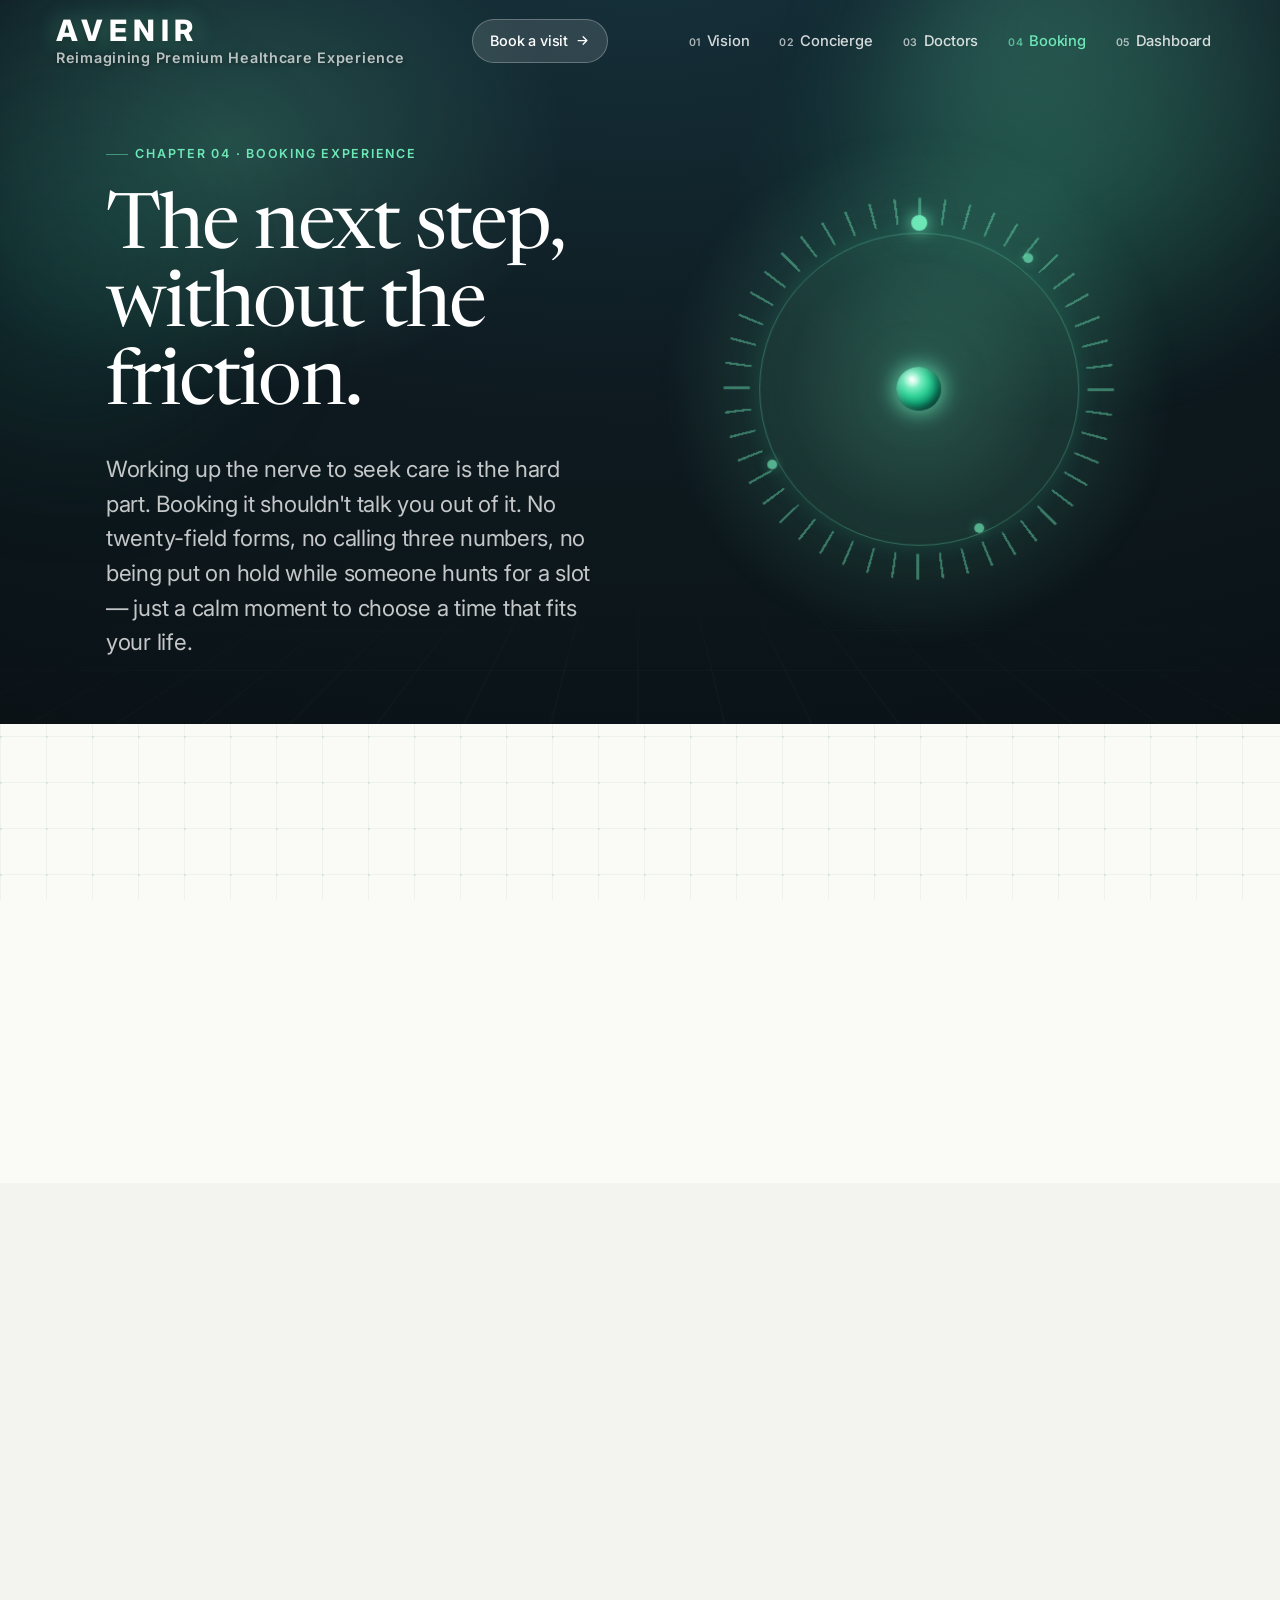
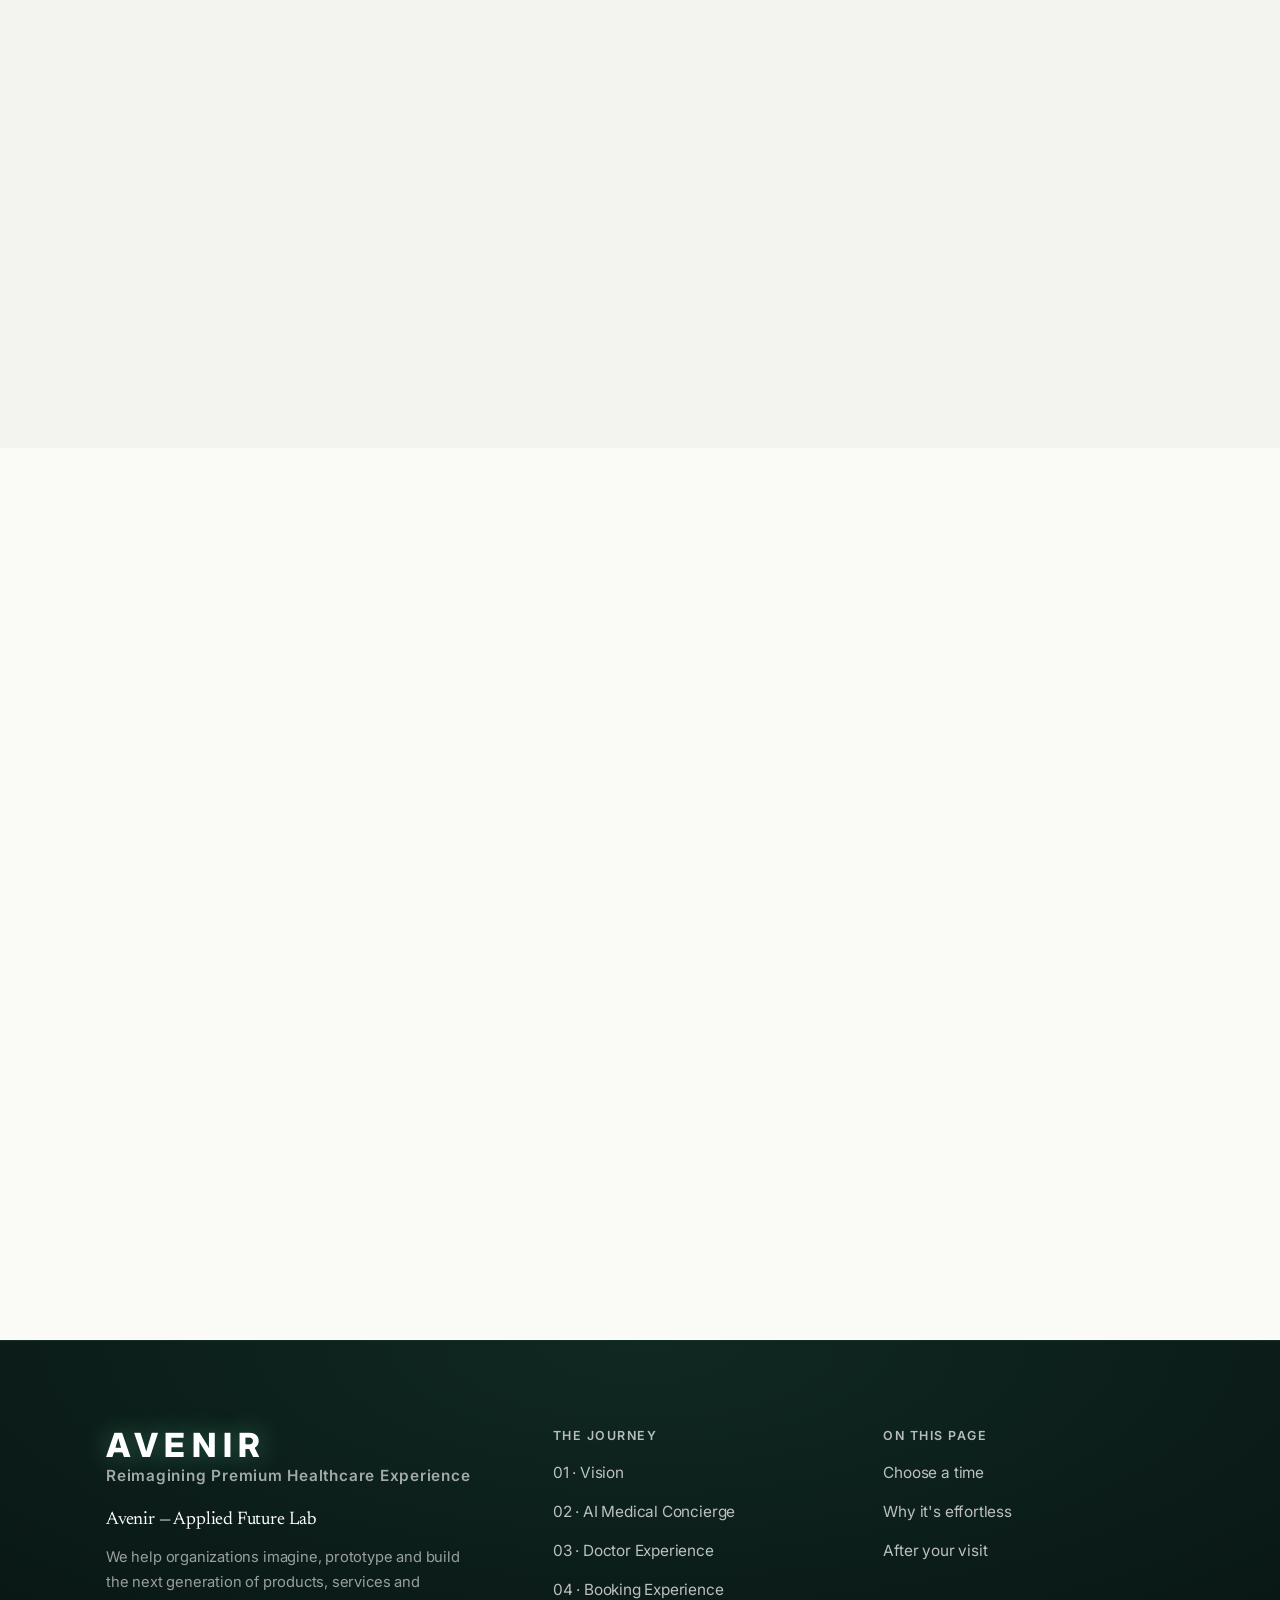
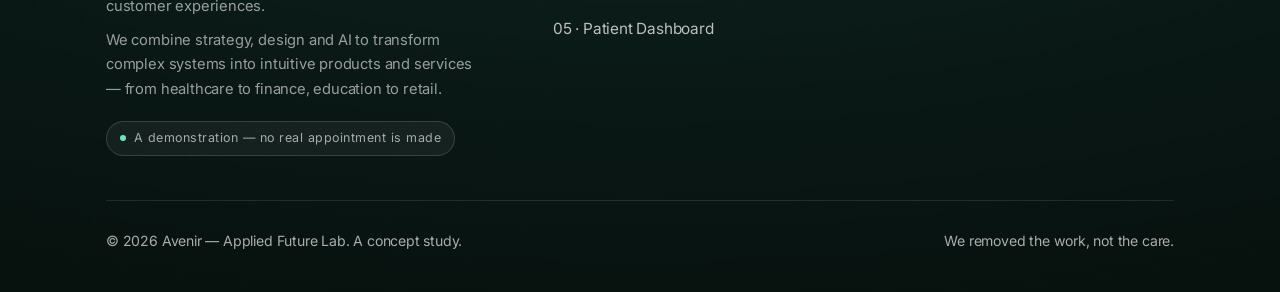
<file: booking.html>
<!DOCTYPE html>
<html lang="en">
<head>
  <meta charset="UTF-8" />
  <meta name="viewport" content="width=device-width, initial-scale=1.0" />
  <title>Booking Experience — Reimagining Premium Healthcare Experience · Avenir</title>
  <meta name="description" content="The next step, without friction. No complex forms, no confusing schedules — booking that feels as natural as the decision to take it." />
  <link rel="icon" type="image/png" sizes="64x64" href="img/avenir-mark-64.png" />
  <link rel="icon" type="image/png" sizes="256x256" href="img/avenir-mark-256.png" />
  <link rel="apple-touch-icon" href="img/avenir-mark-256.png" />
  <link rel="preconnect" href="https://fonts.googleapis.com" />
  <link rel="preconnect" href="https://fonts.gstatic.com" crossorigin />
  <link href="https://fonts.googleapis.com/css2?family=Inter:wght@400;500;600;700;800&family=Newsreader:ital,opsz,wght@0,18..72,400;0,18..72,500;1,18..72,400&display=swap" rel="stylesheet" />
  <link rel="stylesheet" href="styles.css" />
  <link rel="stylesheet" href="pages.css" />
  <link rel="stylesheet" href="effects.css" />
</head>
<body>

  <header class="nav" id="nav">
    <div class="nav__inner">
      <a class="brand" href="index.html" aria-label="Avenir — Reimagining Premium Healthcare Experience, home">
        <span class="brand__name">AVENIR<small>Reimagining Premium Healthcare Experience</small></span>
      </a>
      <a class="nav__cta nav__cta--center" href="#stage">Book a visit
        <svg class="arrow" width="15" height="15" viewBox="0 0 24 24" fill="none" stroke="currentColor" stroke-width="2" stroke-linecap="round" stroke-linejoin="round"><path d="M5 12h14M13 6l6 6-6 6"/></svg>
      </a>
      <button class="nav__toggle" aria-label="Menu" aria-expanded="false" aria-controls="menu"><span></span></button>
      <nav class="nav__menu" id="menu">
        <ul class="nav__links">
          <li><a href="index.html"><span class="ch">01</span> Vision</a></li>
          <li><a href="concierge.html"><span class="ch">02</span> Concierge</a></li>
          <li><a href="doctors.html"><span class="ch">03</span> Doctors</a></li>
          <li><a href="booking.html" aria-current="page"><span class="ch">04</span> Booking</a></li>
          <li><a href="dashboard.html"><span class="ch">05</span> Dashboard</a></li>
        </ul>
      </nav>
    </div>
  </header>

  <main>
    <!-- ===================== Hero ===================== -->
    <section class="hero">
      <div class="hero__orbs" aria-hidden="true">
        <div class="orb orb--2"></div>
        <div class="orb orb--1"></div>
      </div>
      <div class="container">
        <div class="hero__grid">
          <div class="hero__copy">
            <span class="eyebrow hero__eyebrow reveal">Chapter 04 · Booking Experience</span>
            <h1 class="display reveal" style="--i:1">The next step, without the friction.</h1>
            <p class="lead hero__sub reveal" style="--i:2">
              Working up the nerve to seek care is the hard part. Booking it shouldn't talk you out of it.
              No twenty-field forms, no calling three numbers, no being put on hold while someone hunts for
              a slot — just a calm moment to choose a time that fits your life.
            </p>
          </div>

          <!-- 3D stage: a quiet time dial -->
          <div class="hero__stage hero__stage--sm" aria-hidden="true">
            <div class="hero__halo"></div>
            <div class="hero__figure hero__figure--dial">
              <div class="fig-float">
                <span class="dial-ticks"></span>
                <span class="dial-ring"></span>
                <span class="dial-hand"><i></i></span>
                <span class="dial-slot dial-slot--1"></span>
                <span class="dial-slot dial-slot--2"></span>
                <span class="dial-slot dial-slot--3"></span>
                <span class="fig-core fig-core--sm"></span>
              </div>
            </div>
          </div>
        </div>
      </div>
    </section>

    <!-- ===================== The friction ===================== -->
    <section class="section tight">
      <div class="container narrow center">
        <p class="display-2 reveal" style="font-family: var(--serif);">
          Most booking quietly asks the patient to do the system's paperwork.
        </p>
        <p class="lead reveal" style="--i:1; margin-top: 22px;">
          Forms repeat what you already said. Schedules hide the times that fit. Here, the work is
          already done — because the concierge carried your story this far.
        </p>
      </div>
    </section>

    <!-- ===================== Interactive booking ===================== -->
    <section class="section bg-wash" id="stage">
      <div class="container">
        <div class="booking-stage">

          <!-- Steps -->
          <div class="reveal">
            <span class="eyebrow">Effortless by design</span>
            <h2 class="section-title" style="margin-top: 16px;">Four quiet steps.<br/>Most already taken for you.</h2>
            <ul class="steps" style="margin-top: 32px;">
              <li class="done">
                <span class="dot"><svg width="15" height="15" viewBox="0 0 24 24" fill="none" stroke="currentColor" stroke-width="3" stroke-linecap="round" stroke-linejoin="round"><path d="M20 6 9 17l-5-5"/></svg></span>
                <div><div class="st-t">We understood your needs</div><div class="st-d">Carried over from your concierge conversation.</div></div>
              </li>
              <li class="done">
                <span class="dot"><svg width="15" height="15" viewBox="0 0 24 24" fill="none" stroke="currentColor" stroke-width="3" stroke-linecap="round" stroke-linejoin="round"><path d="M20 6 9 17l-5-5"/></svg></span>
                <div><div class="st-t">We matched you with a doctor</div><div class="st-d">Dr. Elena Marchetti, Internal Medicine.</div></div>
              </li>
              <li class="active" id="step3">
                <span class="dot"><i class="num">3</i><svg class="chk" viewBox="0 0 24 24" fill="none" stroke="currentColor" stroke-width="3" stroke-linecap="round" stroke-linejoin="round"><path d="M20 6 9 17l-5-5"/></svg></span>
                <div><div class="st-t">Choose a time that suits you</div><div class="st-d">Pick any moment that fits your week.</div></div>
              </li>
              <li id="step4">
                <span class="dot"><i class="num">4</i><svg class="chk" viewBox="0 0 24 24" fill="none" stroke="currentColor" stroke-width="3" stroke-linecap="round" stroke-linejoin="round"><path d="M20 6 9 17l-5-5"/></svg></span>
                <div><div class="st-t">You're all set</div><div class="st-d">A calm confirmation — nothing more to chase.</div></div>
              </li>
            </ul>
          </div>

          <!-- Booking card -->
          <div class="booking-card reveal" style="--i:1">
            <div class="booking-card__head">
              <div>
                <b>Consultation</b><br/>
                <span>Dr. Elena Marchetti · Internal Medicine</span>
              </div>
              <span class="pill"><span class="dot"></span> 45 min</span>
            </div>
            <div class="booking-card__body">
              <form id="bookingForm">
                <div class="field-label">Choose a time that suits you</div>
                <div class="slot-grid">
                  <button type="button" class="slot" data-when="Tue · 09:00">Tue<small>09:00</small></button>
                  <button type="button" class="slot" data-when="Tue · 11:30">Tue<small>11:30</small></button>
                  <button type="button" class="slot" data-when="Wed · 14:00">Wed<small>14:00</small></button>
                  <button type="button" class="slot" data-when="Thu · 10:00">Thu<small>10:00</small></button>
                  <button type="button" class="slot" data-when="Fri · 16:30">Fri<small>16:30</small></button>
                  <button type="button" class="slot" data-when="Sat · 09:30">Sat<small>09:30</small></button>
                </div>

                <div class="summary">
                  <div class="summary__row"><span>Doctor</span><b>Dr. Elena Marchetti</b></div>
                  <div class="summary__row"><span>Type</span><b>Consultation · 45 min</b></div>
                  <div class="summary__row"><span>Where</span><b>In person · Flagship clinic</b></div>
                  <div class="summary__row"><span>When</span><b id="sumWhen">Select a time</b></div>
                  <div class="summary__row"><span>Your notes</span><b>Concierge summary attached ✓</b></div>
                </div>
              </form>

              <div class="confirm-msg" id="confirmMsg">
                <div class="check"><svg viewBox="0 0 24 24" fill="none" stroke="currentColor" stroke-width="2.5" stroke-linecap="round" stroke-linejoin="round"><path d="M20 6 9 17l-5-5"/></svg></div>
                <h3 class="serif" style="font-weight:400; font-size:1.5rem;">You're all set.</h3>
                <p class="muted" style="margin-top:8px;">Your visit with Dr. Marchetti is confirmed for
                  <b id="doneWhen" style="color:var(--ink)"></b>. Everything you shared is already with her.
                  We'll see you then — there's nothing more to do.</p>
                <a class="btn btn--ghost" href="dashboard.html" style="margin-top:18px;">Go to your dashboard
                  <svg class="arrow" width="16" height="16" viewBox="0 0 24 24" fill="none" stroke="currentColor" stroke-width="2" stroke-linecap="round" stroke-linejoin="round"><path d="M5 12h14M13 6l6 6-6 6"/></svg>
                </a>
              </div>
            </div>
            <div class="booking-card__foot" id="bookingFoot">
              <button class="btn btn--accent" id="confirmBtn" style="width:100%; justify-content:center;" disabled>
                Confirm this time
              </button>
            </div>
          </div>
        </div>
      </div>
    </section>

    <!-- ===================== Why effortless ===================== -->
    <section class="section">
      <div class="container">
        <div class="head reveal">
          <span class="eyebrow">Why it feels effortless</span>
          <h2 class="section-title">We removed the work, not the care.</h2>
        </div>
        <div class="grid grid-3" style="margin-top: 48px;">
          <div class="card feature reveal">
            <div class="icon-badge"><svg viewBox="0 0 24 24" fill="none" stroke="currentColor" stroke-width="1.8" stroke-linecap="round" stroke-linejoin="round"><path d="M3 6h18M3 12h18M3 18h10"/></svg></div>
            <h3>Nothing to re-explain</h3>
            <p>Your concierge conversation travels with you. You never repeat yourself to start.</p>
          </div>
          <div class="card feature reveal" style="--i:1">
            <div class="icon-badge"><svg viewBox="0 0 24 24" fill="none" stroke="currentColor" stroke-width="1.8" stroke-linecap="round" stroke-linejoin="round"><rect x="3" y="5" width="18" height="16" rx="2"/><path d="M3 9h18M8 3v4M16 3v4"/></svg></div>
            <h3>Only the times that fit</h3>
            <p>You see real openings that suit your week — not a grid to decode or a queue to join.</p>
          </div>
          <div class="card feature reveal" style="--i:2">
            <div class="icon-badge"><svg viewBox="0 0 24 24" fill="none" stroke="currentColor" stroke-width="1.8" stroke-linecap="round" stroke-linejoin="round"><path d="M12 3a9 9 0 1 0 9 9"/><path d="M21 4 12 13l-3-3"/></svg></div>
            <h3>Confirmed, then calm</h3>
            <p>One clear confirmation and nothing left to chase. The next step takes care of itself.</p>
          </div>
        </div>
      </div>
    </section>

    <!-- ===================== Next chapter ===================== -->
    <section class="section tight">
      <div class="container">
        <a class="next-chapter reveal" href="dashboard.html">
          <div>
            <div class="nc-k">Next · Chapter 05</div>
            <h3>And after the appointment, care continues</h3>
          </div>
          <span class="btn btn--ghost">Patient Dashboard
            <svg class="arrow" width="16" height="16" viewBox="0 0 24 24" fill="none" stroke="currentColor" stroke-width="2" stroke-linecap="round" stroke-linejoin="round"><path d="M5 12h14M13 6l6 6-6 6"/></svg>
          </span>
        </a>
      </div>
    </section>
  </main>

  <footer class="footer">
    <div class="container">
      <div class="footer__top">
        <div class="footer__brand">
          <a class="brand" href="index.html">
            <span class="brand__name">AVENIR<small>Reimagining Premium Healthcare Experience</small></span>
          </a>
          <p class="footer__agency-h">Avenir — Applied Future Lab</p>
          <p class="muted footer__agency-p">We help organizations imagine, prototype and build the next
            generation of products, services and customer experiences.</p>
          <p class="muted footer__agency-p">We combine strategy, design and AI to transform complex systems
            into intuitive products and services — from healthcare to finance, education to retail.</p>
          <span class="concept-flag" style="margin-top:20px;"><span class="dot"></span> A demonstration — no real appointment is made</span>
        </div>
        <div>
          <h4>The journey</h4>
          <ul>
            <li><a href="index.html">01 · Vision</a></li>
            <li><a href="concierge.html">02 · AI Medical Concierge</a></li>
            <li><a href="doctors.html">03 · Doctor Experience</a></li>
            <li><a href="booking.html">04 · Booking Experience</a></li>
            <li><a href="dashboard.html">05 · Patient Dashboard</a></li>
          </ul>
        </div>
        <div>
          <h4>On this page</h4>
          <ul>
            <li><a href="#stage">Choose a time</a></li>
            <li><a href="#stage">Why it's effortless</a></li>
            <li><a href="dashboard.html">After your visit</a></li>
          </ul>
        </div>
      </div>
      <div class="footer__note">
        <span>© <span data-year>2026</span> Avenir — Applied Future Lab. A concept study.</span>
        <span>We removed the work, not the care.</span>
      </div>
    </div>
  </footer>

  <script src="main.js"></script>
  <script src="effects.js"></script>
  <script src="booking.js"></script>
</body>
</html>
</file>
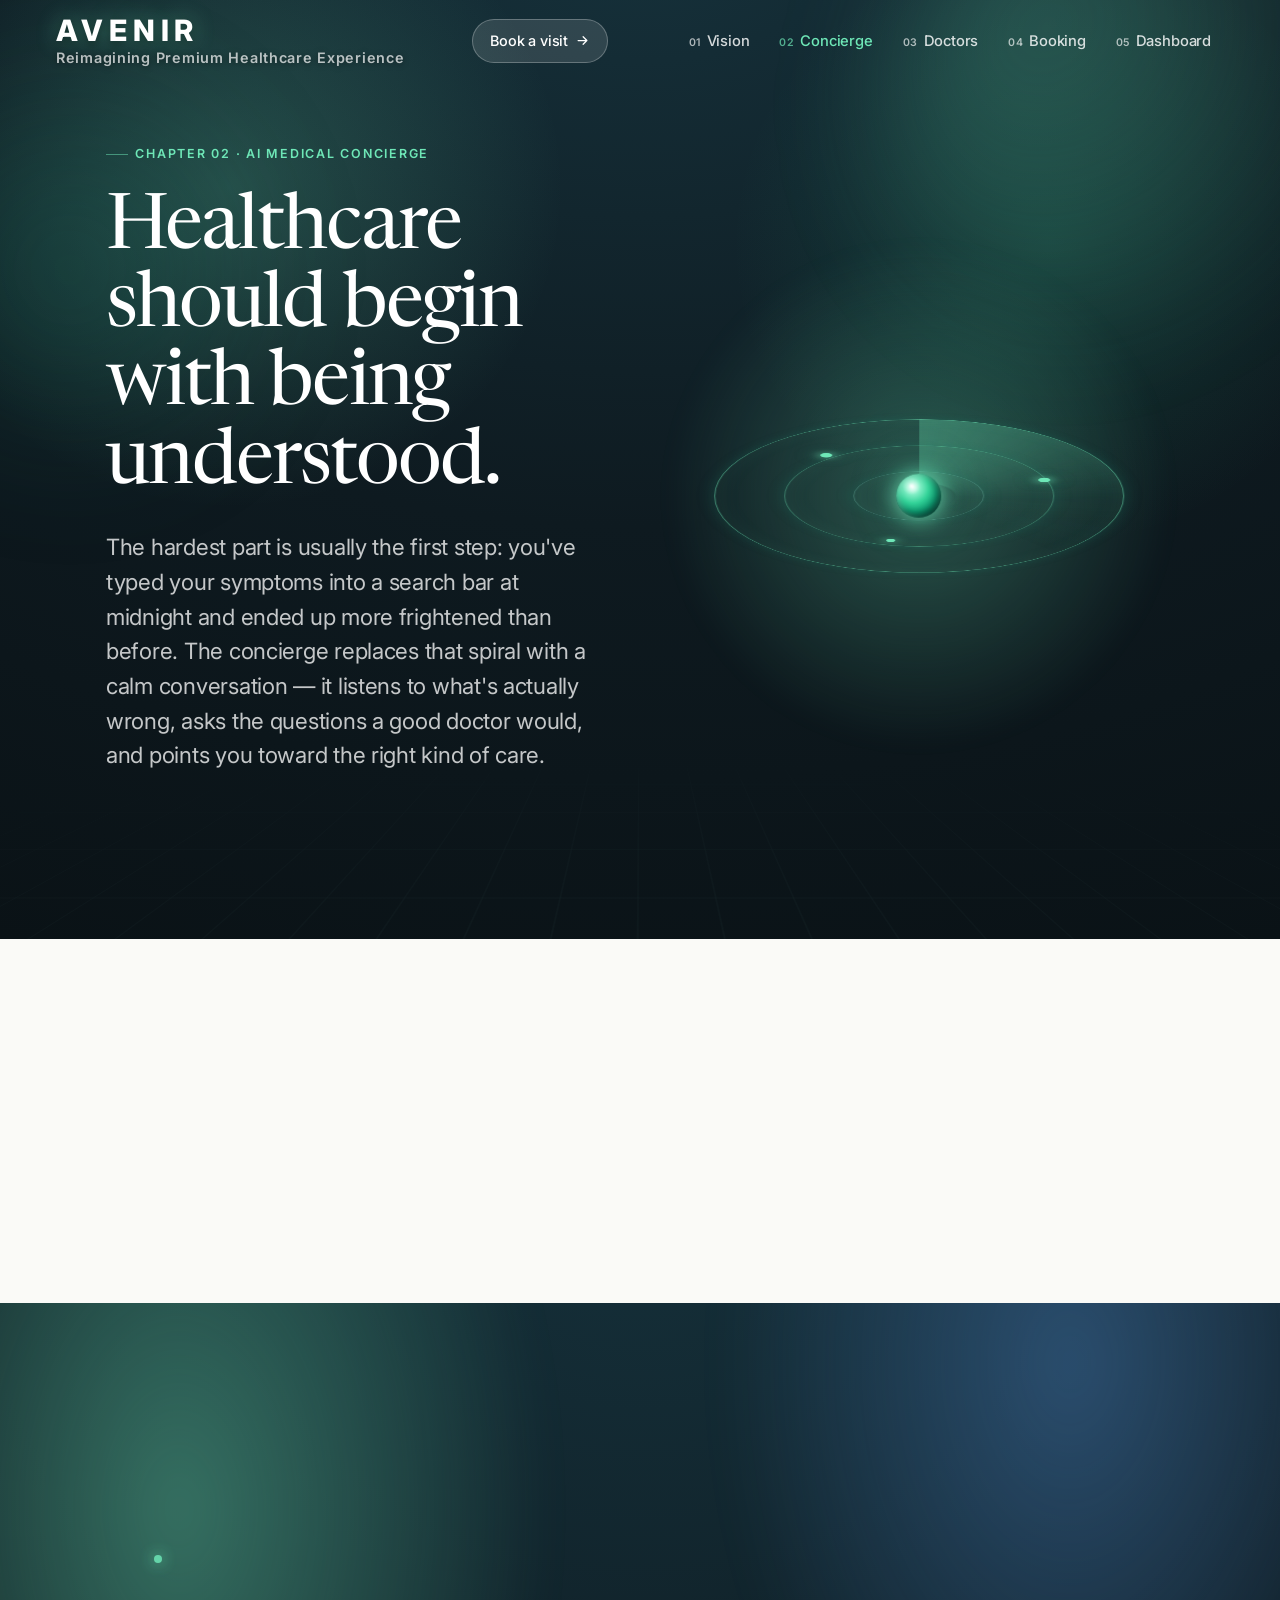
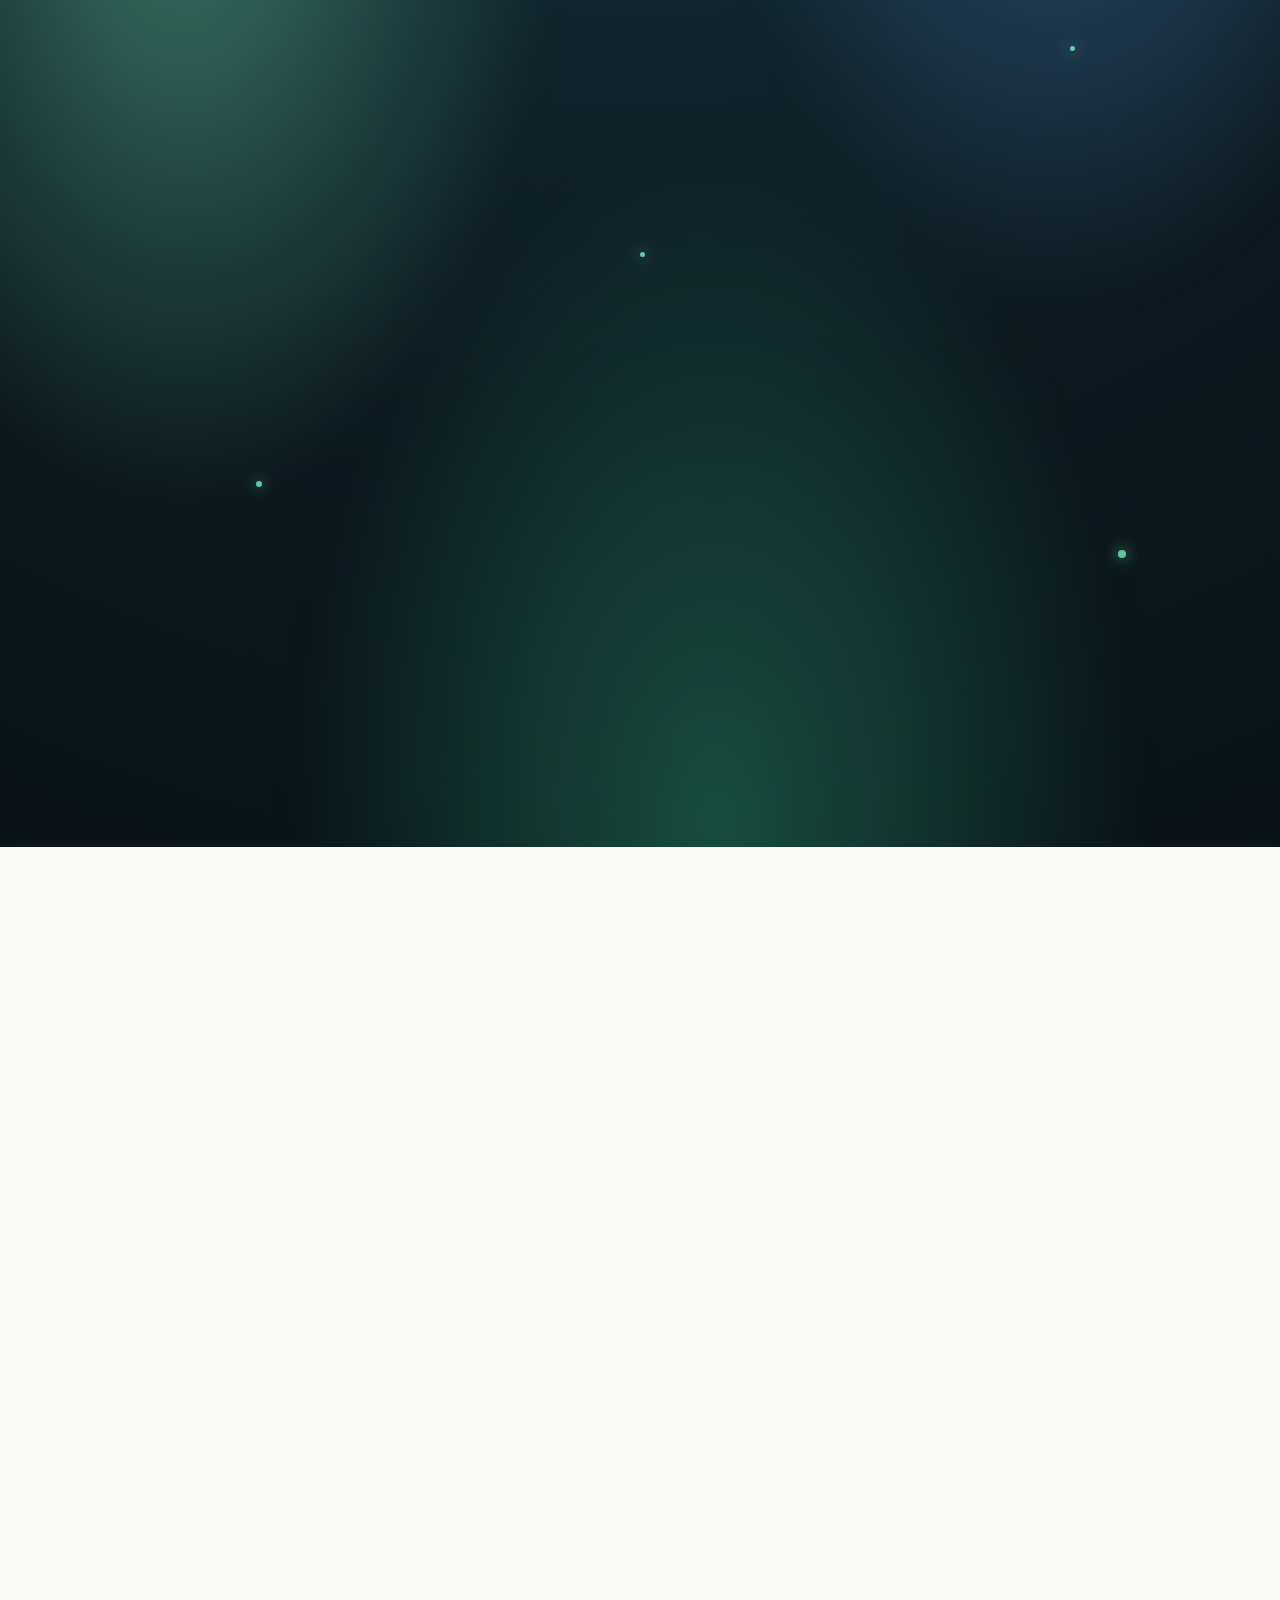
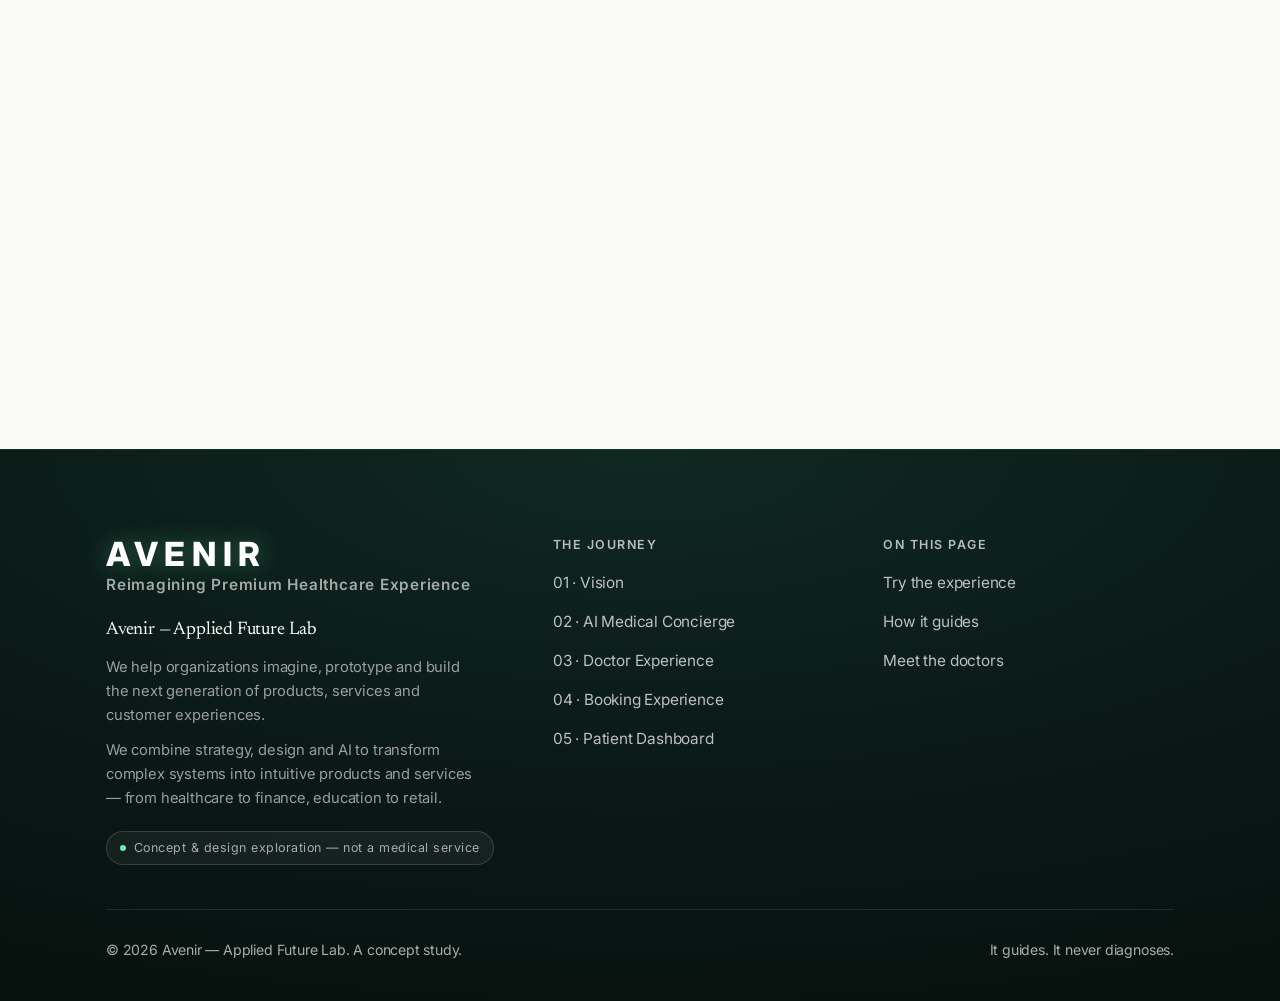
<file: concierge.html>
<!DOCTYPE html>
<html lang="en">
<head>
  <meta charset="UTF-8" />
  <meta name="viewport" content="width=device-width, initial-scale=1.0" />
  <title>AI Medical Concierge — Reimagining Premium Healthcare Experience · Avenir</title>
  <meta name="description" content="Healthcare should begin with understanding. A calm starting point that listens, asks gentle questions and guides you toward the right care. It guides — it never diagnoses." />
  <link rel="icon" type="image/png" sizes="64x64" href="img/avenir-mark-64.png" />
  <link rel="icon" type="image/png" sizes="256x256" href="img/avenir-mark-256.png" />
  <link rel="apple-touch-icon" href="img/avenir-mark-256.png" />
  <link rel="preconnect" href="https://fonts.googleapis.com" />
  <link rel="preconnect" href="https://fonts.gstatic.com" crossorigin />
  <link href="https://fonts.googleapis.com/css2?family=Inter:wght@400;500;600;700;800&family=Newsreader:ital,opsz,wght@0,18..72,400;0,18..72,500;1,18..72,400&display=swap" rel="stylesheet" />
  <link rel="stylesheet" href="styles.css" />
  <link rel="stylesheet" href="pages.css" />
  <link rel="stylesheet" href="effects.css" />
</head>
<body>

  <header class="nav" id="nav">
    <div class="nav__inner">
      <a class="brand" href="index.html" aria-label="Avenir — Reimagining Premium Healthcare Experience, home">
        <span class="brand__name">AVENIR<small>Reimagining Premium Healthcare Experience</small></span>
      </a>
      <a class="nav__cta nav__cta--center" href="booking.html">Book a visit
        <svg class="arrow" width="15" height="15" viewBox="0 0 24 24" fill="none" stroke="currentColor" stroke-width="2" stroke-linecap="round" stroke-linejoin="round"><path d="M5 12h14M13 6l6 6-6 6"/></svg>
      </a>
      <button class="nav__toggle" aria-label="Menu" aria-expanded="false" aria-controls="menu"><span></span></button>
      <nav class="nav__menu" id="menu">
        <ul class="nav__links">
          <li><a href="index.html"><span class="ch">01</span> Vision</a></li>
          <li><a href="concierge.html" aria-current="page"><span class="ch">02</span> Concierge</a></li>
          <li><a href="doctors.html"><span class="ch">03</span> Doctors</a></li>
          <li><a href="booking.html"><span class="ch">04</span> Booking</a></li>
          <li><a href="dashboard.html"><span class="ch">05</span> Dashboard</a></li>
        </ul>
      </nav>
    </div>
  </header>

  <main>
    <!-- ===================== Hero ===================== -->
    <section class="hero">
      <div class="hero__orbs" aria-hidden="true">
        <div class="orb orb--1"></div>
        <div class="orb orb--2"></div>
      </div>
      <div class="container">
        <div class="hero__grid">
          <div class="hero__copy">
            <span class="eyebrow hero__eyebrow reveal">Chapter 02 · AI Medical Concierge</span>
            <h1 class="display reveal" style="--i:1">Healthcare should begin with being understood.</h1>
            <p class="lead hero__sub reveal" style="--i:2">
              The hardest part is usually the first step: you've typed your symptoms into a search bar at
              midnight and ended up more frightened than before. The concierge replaces that spiral with a
              calm conversation — it listens to what's actually wrong, asks the questions a good doctor
              would, and points you toward the right kind of care.
            </p>
            <div class="btn-row hero__cta reveal" style="--i:3">
              <a class="btn btn--primary btn--lg" href="#stage">Try the experience
                <svg class="arrow" width="17" height="17" viewBox="0 0 24 24" fill="none" stroke="currentColor" stroke-width="2" stroke-linecap="round" stroke-linejoin="round"><path d="M12 5v14M6 13l6 6 6-6"/></svg>
              </a>
            </div>
          </div>

          <!-- 3D stage: a guidance radar — rings, sweep, waypoints -->
          <div class="hero__stage hero__stage--sm" aria-hidden="true">
            <div class="hero__halo"></div>
            <div class="hero__figure hero__figure--radar">
              <div class="fig-float">
                <div class="radar-tilt">
                  <span class="radar-sweep"></span>
                  <span class="radar-ring radar-ring--1"></span>
                  <span class="radar-ring radar-ring--2"></span>
                  <span class="radar-ring radar-ring--3"></span>
                  <span class="radar-node radar-node--1"></span>
                  <span class="radar-node radar-node--2"></span>
                  <span class="radar-node radar-node--3"></span>
                </div>
                <span class="fig-core fig-core--sm"></span>
              </div>
            </div>
          </div>
        </div>
      </div>
    </section>

    <!-- ===================== The friction ===================== -->
    <section class="section tight">
      <div class="container narrow center">
        <p class="display-2 reveal" style="font-family: var(--serif);">
          “I have neck pain and headaches.”
        </p>
        <p class="lead reveal" style="--i:1; margin-top: 22px;">
          That's how a person actually arrives — with a sentence, not a specialty. So that's exactly
          where the experience should begin.
        </p>
      </div>
    </section>

    <!-- ===================== The interactive stage (night) ===================== -->
    <section class="section section--night" id="stage">
      <div class="aurora__sky" aria-hidden="true"></div>
      <div class="aurora__orbit" aria-hidden="true"><i></i><i></i><i></i><i></i><i></i></div>
      <div class="container">
        <div class="concierge-stage">

          <!-- Aside -->
          <aside class="concierge-aside reveal">
            <span class="pill"><span class="dot"></span> A guided navigation experience</span>
            <h2 class="section-title">Describe what you feel.<br/>We'll find the right place to begin.</h2>
            <p class="muted" style="margin-top:16px; max-width: 42ch;">
              There are no forms here, and no need to know the right words. The concierge does the
              quiet work of turning a worry into a clear, reassuring next step.
            </p>

            <ul class="principle-list">
              <li><span class="n">1</span><div><b>It listens first</b><span>You describe things the way you'd describe them to a person you trust.</span></div></li>
              <li><span class="n">2</span><div><b>It asks, gently</b><span>A few relevant questions reduce uncertainty without overwhelming you.</span></div></li>
              <li><span class="n">3</span><div><b>It points the way</b><span>It identifies possible care pathways and the kind of specialist that fits.</span></div></li>
              <li><span class="n">4</span><div><b>It prepares you</b><span>You arrive at your first visit clear, organised and ready.</span></div></li>
            </ul>

            <div class="not-note" style="margin-top: 26px;">
              <svg viewBox="0 0 24 24" fill="none" stroke="currentColor" stroke-width="1.8" stroke-linecap="round" stroke-linejoin="round"><path d="M12 9v4M12 17h.01"/><path d="M10.3 3.9 1.8 18a2 2 0 0 0 1.7 3h17a2 2 0 0 0 1.7-3L13.7 3.9a2 2 0 0 0-3.4 0z"/></svg>
              <p><b>It guides — it never diagnoses.</b> This concierge organises care and reduces
                uncertainty. It is not a chatbot, not a virtual doctor, and not a substitute for
                medical advice.</p>
            </div>
          </aside>

          <!-- Chat -->
          <div class="chat reveal" style="--i:1" aria-label="Concierge conversation demonstration">
            <div class="chat__bar">
              <span class="chat__avatar">
                <svg viewBox="0 0 24 24" fill="none" stroke="currentColor" stroke-width="1.8" stroke-linecap="round" stroke-linejoin="round"><path d="M12 3a4 4 0 0 1 4 4v1a4 4 0 0 1-8 0V7a4 4 0 0 1 4-4z"/><path d="M5 21a7 7 0 0 1 14 0"/></svg>
              </span>
              <div class="chat__id">
                <b>Your Concierge</b>
                <span><span class="live"></span> Here to guide, not to diagnose</span>
              </div>
            </div>
            <div class="chat__scroll" id="chatScroll" role="log" aria-label="Concierge conversation" aria-live="polite"></div>
            <div class="chips" id="chips"></div>
            <form class="chat__compose" id="composeForm" autocomplete="off">
              <input id="composeInput" type="text" placeholder="Describe what you're feeling…" aria-label="Describe what you're feeling" />
              <button class="chat__send" type="submit" aria-label="Send">
                <svg viewBox="0 0 24 24" fill="none" stroke="currentColor" stroke-width="2" stroke-linecap="round" stroke-linejoin="round"><path d="M22 2 11 13M22 2l-7 20-4-9-9-4 20-7z"/></svg>
              </button>
            </form>
          </div>
        </div>
      </div>
    </section>

    <!-- ===================== What it is / isn't ===================== -->
    <section class="section">
      <div class="container">
        <div class="head reveal">
          <span class="eyebrow">A different kind of starting point</span>
          <h2 class="section-title">Not a chatbot. A navigator.</h2>
          <p class="lead">A chatbot wants to sound clever and end the conversation. A navigator wants
            you to put your phone down knowing exactly what to do next — and never pretends to diagnose
            what only a doctor should.</p>
        </div>

        <div class="grid grid-3" style="margin-top: 48px;">
          <div class="card feature reveal">
            <div class="icon-badge"><svg viewBox="0 0 24 24" fill="none" stroke="currentColor" stroke-width="1.8" stroke-linecap="round" stroke-linejoin="round"><path d="M9 18h6M10 22h4"/><path d="M12 2a7 7 0 0 0-4 12.7c.6.5 1 1.2 1 2h6c0-.8.4-1.5 1-2A7 7 0 0 0 12 2z"/></svg></div>
            <h3>Reduces uncertainty</h3>
            <p>It turns a vague worry into a clear understanding of what kind of care might help.</p>
          </div>
          <div class="card feature reveal" style="--i:1">
            <div class="icon-badge"><svg viewBox="0 0 24 24" fill="none" stroke="currentColor" stroke-width="1.8" stroke-linecap="round" stroke-linejoin="round"><circle cx="6" cy="6" r="2.5"/><circle cx="18" cy="18" r="2.5"/><path d="M8.5 6H15a3 3 0 0 1 0 6H9a3 3 0 0 0 0 6h6.5"/></svg></div>
            <h3>Identifies pathways</h3>
            <p>It maps possible directions and the specialists who fit — so you don't have to guess.</p>
          </div>
          <div class="card feature reveal" style="--i:2">
            <div class="icon-badge"><svg viewBox="0 0 24 24" fill="none" stroke="currentColor" stroke-width="1.8" stroke-linecap="round" stroke-linejoin="round"><path d="M20 6 9 17l-5-5"/></svg></div>
            <h3>Prepares the next step</h3>
            <p>It gathers what matters ahead of time, so your first visit starts already understood.</p>
          </div>
        </div>

        <div class="grid grid-3 reveal" style="--i:1; margin-top: 24px;">
          <div class="card" style="background: var(--surface-2); box-shadow:none;">
            <p class="muted" style="margin:0;"><b style="color:var(--ink)">It is not</b> a chatbot trying to fill silence.</p>
          </div>
          <div class="card" style="background: var(--surface-2); box-shadow:none;">
            <p class="muted" style="margin:0;"><b style="color:var(--ink)">It is not</b> a general assistant answering everything.</p>
          </div>
          <div class="card" style="background: var(--surface-2); box-shadow:none;">
            <p class="muted" style="margin:0;"><b style="color:var(--ink)">It is not</b> a virtual doctor making a diagnosis.</p>
          </div>
        </div>
      </div>
    </section>

    <!-- ===================== Next chapter ===================== -->
    <section class="section tight">
      <div class="container">
        <a class="next-chapter reveal" href="doctors.html">
          <div>
            <div class="nc-k">Next · Chapter 03</div>
            <h3>Now, meet the people who will help you</h3>
          </div>
          <span class="btn btn--ghost">Doctor Experience
            <svg class="arrow" width="16" height="16" viewBox="0 0 24 24" fill="none" stroke="currentColor" stroke-width="2" stroke-linecap="round" stroke-linejoin="round"><path d="M5 12h14M13 6l6 6-6 6"/></svg>
          </span>
        </a>
      </div>
    </section>
  </main>

  <footer class="footer">
    <div class="container">
      <div class="footer__top">
        <div class="footer__brand">
          <a class="brand" href="index.html">
            <span class="brand__name">AVENIR<small>Reimagining Premium Healthcare Experience</small></span>
          </a>
          <p class="footer__agency-h">Avenir — Applied Future Lab</p>
          <p class="muted footer__agency-p">We help organizations imagine, prototype and build the next
            generation of products, services and customer experiences.</p>
          <p class="muted footer__agency-p">We combine strategy, design and AI to transform complex systems
            into intuitive products and services — from healthcare to finance, education to retail.</p>
          <span class="concept-flag" style="margin-top:20px;"><span class="dot"></span> Concept &amp; design exploration — not a medical service</span>
        </div>
        <div>
          <h4>The journey</h4>
          <ul>
            <li><a href="index.html">01 · Vision</a></li>
            <li><a href="concierge.html">02 · AI Medical Concierge</a></li>
            <li><a href="doctors.html">03 · Doctor Experience</a></li>
            <li><a href="booking.html">04 · Booking Experience</a></li>
            <li><a href="dashboard.html">05 · Patient Dashboard</a></li>
          </ul>
        </div>
        <div>
          <h4>On this page</h4>
          <ul>
            <li><a href="#stage">Try the experience</a></li>
            <li><a href="#stage">How it guides</a></li>
            <li><a href="doctors.html">Meet the doctors</a></li>
          </ul>
        </div>
      </div>
      <div class="footer__note">
        <span>© <span data-year>2026</span> Avenir — Applied Future Lab. A concept study.</span>
        <span>It guides. It never diagnoses.</span>
      </div>
    </div>
  </footer>

  <script src="main.js"></script>
  <script src="effects.js"></script>
  <script src="concierge.js"></script>
</body>
</html>
</file>
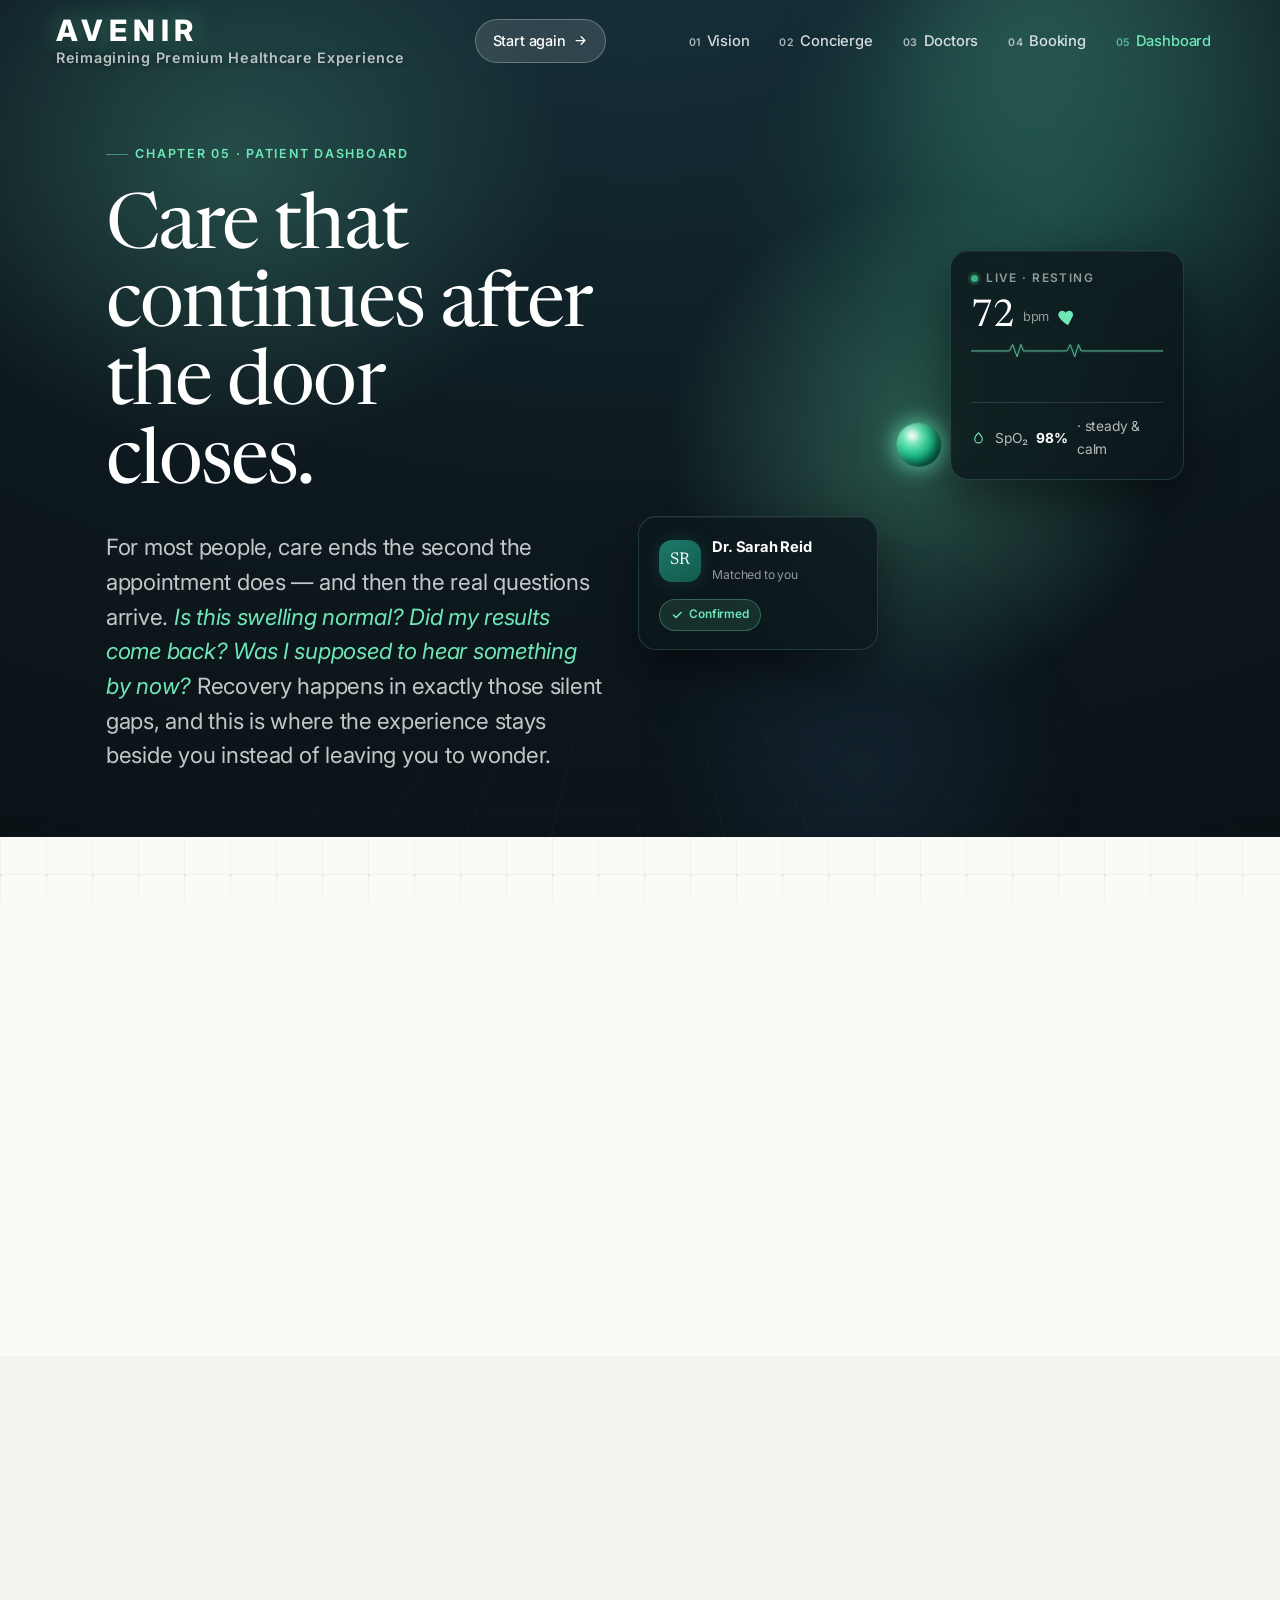
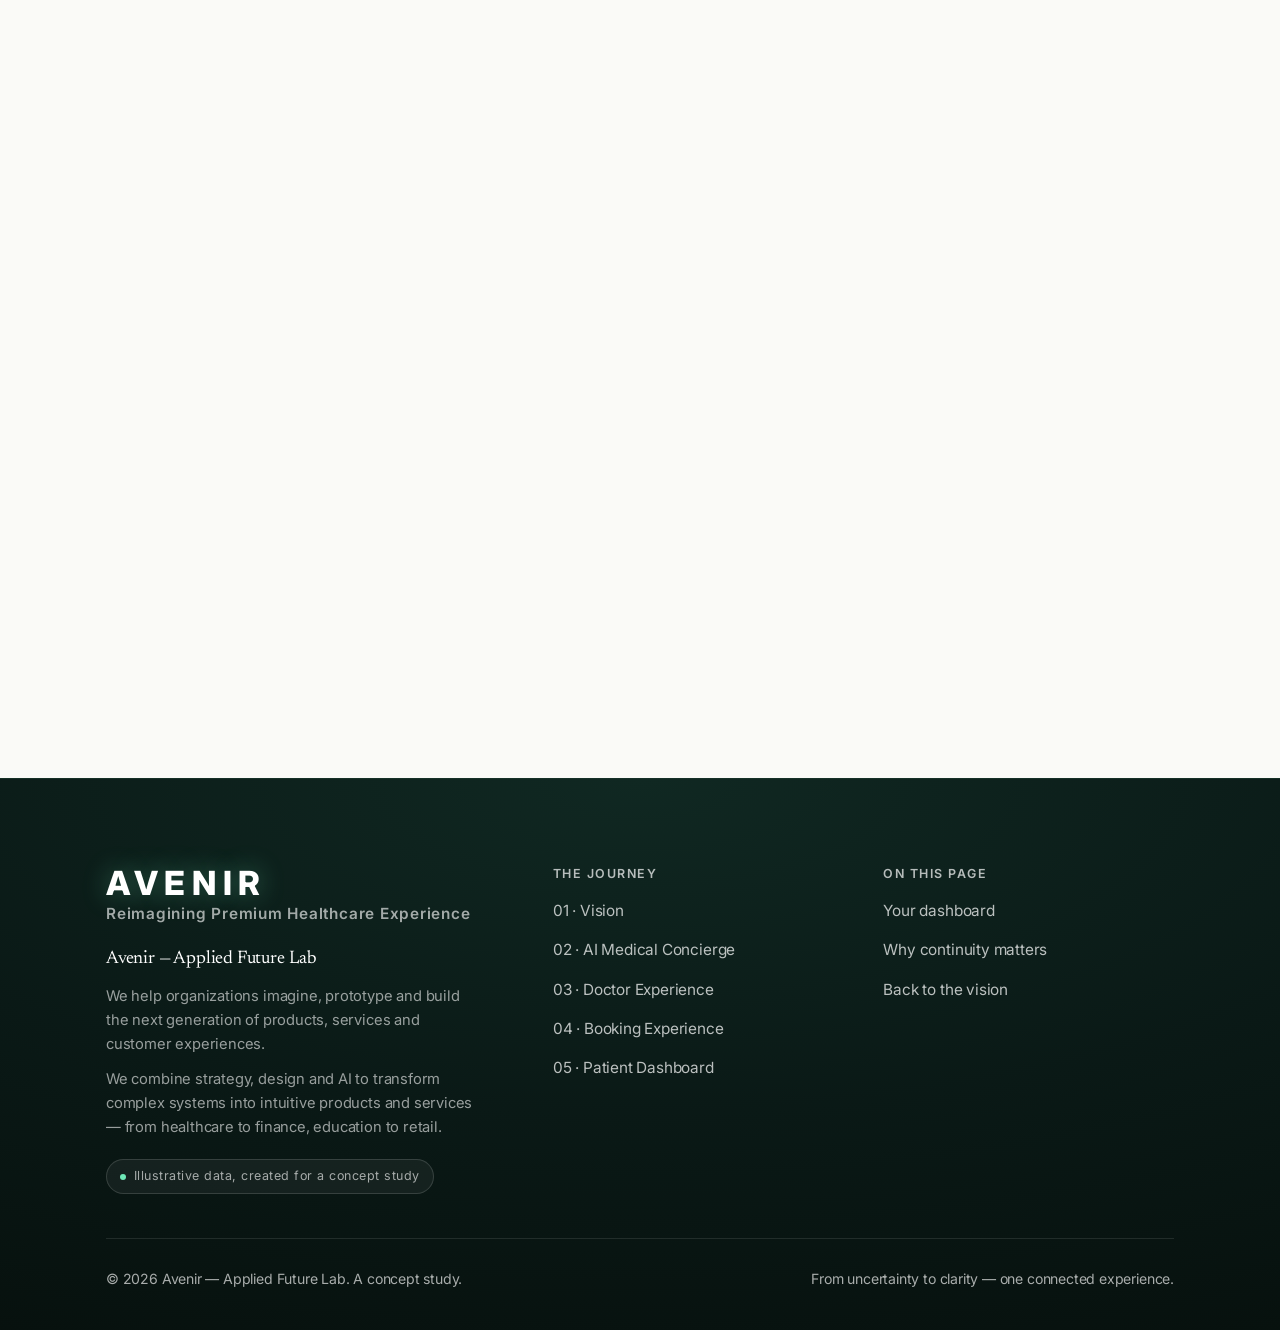
<file: dashboard.html>
<!DOCTYPE html>
<html lang="en">
<head>
  <meta charset="UTF-8" />
  <meta name="viewport" content="width=device-width, initial-scale=1.0" />
  <title>Patient Dashboard — Reimagining Premium Healthcare Experience · Avenir</title>
  <meta name="description" content="Care that continues after the appointment. Recovery, follow-up, communication and progress — together in one calm place, so care doesn't end at the door." />
  <link rel="icon" type="image/png" sizes="64x64" href="img/avenir-mark-64.png" />
  <link rel="icon" type="image/png" sizes="256x256" href="img/avenir-mark-256.png" />
  <link rel="apple-touch-icon" href="img/avenir-mark-256.png" />
  <link rel="preconnect" href="https://fonts.googleapis.com" />
  <link rel="preconnect" href="https://fonts.gstatic.com" crossorigin />
  <link href="https://fonts.googleapis.com/css2?family=Inter:wght@400;500;600;700;800&family=Newsreader:ital,opsz,wght@0,18..72,400;0,18..72,500;1,18..72,400&display=swap" rel="stylesheet" />
  <link rel="stylesheet" href="styles.css" />
  <link rel="stylesheet" href="pages.css" />
  <link rel="stylesheet" href="effects.css" />
</head>
<body>

  <header class="nav" id="nav">
    <div class="nav__inner">
      <a class="brand" href="index.html" aria-label="Avenir — Reimagining Premium Healthcare Experience, home">
        <span class="brand__name">AVENIR<small>Reimagining Premium Healthcare Experience</small></span>
      </a>
      <a class="nav__cta nav__cta--center" href="concierge.html">Start again
        <svg class="arrow" width="15" height="15" viewBox="0 0 24 24" fill="none" stroke="currentColor" stroke-width="2" stroke-linecap="round" stroke-linejoin="round"><path d="M5 12h14M13 6l6 6-6 6"/></svg>
      </a>
      <button class="nav__toggle" aria-label="Menu" aria-expanded="false" aria-controls="menu"><span></span></button>
      <nav class="nav__menu" id="menu">
        <ul class="nav__links">
          <li><a href="index.html"><span class="ch">01</span> Vision</a></li>
          <li><a href="concierge.html"><span class="ch">02</span> Concierge</a></li>
          <li><a href="doctors.html"><span class="ch">03</span> Doctors</a></li>
          <li><a href="booking.html"><span class="ch">04</span> Booking</a></li>
          <li><a href="dashboard.html" aria-current="page"><span class="ch">05</span> Dashboard</a></li>
        </ul>
      </nav>
    </div>
  </header>

  <main>
    <!-- ===================== Hero ===================== -->
    <section class="hero">
      <div class="hero__orbs" aria-hidden="true">
        <div class="orb orb--1"></div>
        <div class="orb orb--3"></div>
      </div>
      <div class="container">
        <div class="hero__grid">
          <div class="hero__copy">
            <span class="eyebrow hero__eyebrow reveal">Chapter 05 · Patient Dashboard</span>
            <h1 class="display reveal" style="--i:1">Care that continues after the door closes.</h1>
            <p class="lead hero__sub reveal" style="--i:2">
              For most people, care ends the second the appointment does — and then the real questions
              arrive. <em>Is this swelling normal? Did my results come back? Was I supposed to hear
              something by now?</em> Recovery happens in exactly those silent gaps, and this is where the
              experience stays beside you instead of leaving you to wonder.
            </p>
          </div>

          <!-- 3D stage: a steady sonar + live health plaques -->
          <div class="hero__stage hero__stage--sm" aria-hidden="true">
            <div class="hero__halo"></div>
            <div class="hero__figure hero__figure--sonar">
              <div class="fig-float">
                <span class="sonar-ring sonar-ring--1"></span>
                <span class="sonar-ring sonar-ring--2"></span>
                <span class="sonar-ring sonar-ring--3"></span>
                <span class="fig-core fig-core--sm"></span>
              </div>
            </div>

            <div class="plate plate--vitals">
              <div class="pm-h"><span class="live"></span> Live · resting</div>
              <div class="pm-big">72<small>bpm</small>
                <span class="beat"><svg width="22" height="22" viewBox="0 0 24 24" fill="currentColor"><path d="M12 21s-7.5-4.6-10-9.3C.6 8.9 2 5.5 5.2 5.1 7 4.9 8.6 5.9 9.5 7.4 10.4 5.9 12 4.9 13.8 5.1 17 5.5 18.4 8.9 17 11.7 14.5 16.4 12 21 12 21z"/></svg></span>
              </div>
              <div class="ekg2"><svg viewBox="0 0 600 50" preserveAspectRatio="none"><g class="ekg-track"><path d="M0 28 H120 l10 -20 l14 38 l12 -38 l8 20 H300 l10 -20 l14 38 l12 -38 l8 20 H600"/><path transform="translate(600 0)" d="M0 28 H120 l10 -20 l14 38 l12 -38 l8 20 H300 l10 -20 l14 38 l12 -38 l8 20 H600"/></g></svg></div>
              <div class="pm-row"><svg viewBox="0 0 24 24" fill="none" stroke="currentColor" stroke-width="1.8" stroke-linecap="round" stroke-linejoin="round"><path d="M12 3s6 5.7 6 10a6 6 0 0 1-12 0c0-4.3 6-10 6-10z"/></svg> SpO₂ <b>98%</b> · steady &amp; calm</div>
            </div>

            <div class="plate plate--doc">
              <div class="pd">
                <span class="pd__av">SR</span>
                <span class="pd__t"><b>Dr. Sarah Reid</b><span>Matched to you</span></span>
              </div>
              <span class="pd__ok"><svg viewBox="0 0 24 24" fill="none" stroke="currentColor" stroke-width="3" stroke-linecap="round" stroke-linejoin="round"><path d="M5 12l5 5L20 7"/></svg> Confirmed</span>
            </div>
          </div>
        </div>
      </div>
    </section>

    <!-- ===================== The human need ===================== -->
    <section class="section tight">
      <div class="container narrow center">
        <p class="display-2 reveal" style="font-family: var(--serif);">
          The appointment is a moment.<br/>Getting better is the journey.
        </p>
        <p class="lead reveal" style="--i:1; margin-top: 22px;">
          So the experience shouldn't disappear when you leave the room. It should quietly stay with
          you — tracking progress, holding the plan, and keeping your care team close.
        </p>
      </div>
    </section>

    <!-- ===================== The dashboard mockup ===================== -->
    <section class="section bg-wash">
      <div class="container">
        <div class="head reveal" style="margin-bottom: 40px;">
          <span class="eyebrow">One calm place</span>
          <h2 class="section-title">Everything that comes after, gently in view.</h2>
        </div>

        <div class="dash-frame reveal" style="--i:1" aria-label="Patient dashboard concept">
          <div class="dash-frame__top">
            <div class="hello">Good afternoon, <span>Maria</span></div>
            <span class="pill"><span class="dot"></span> Recovering well · Week 3 of 6</span>
          </div>

          <div class="dash-grid">

            <!-- Recovery -->
            <div class="widget">
              <div class="widget__h"><svg viewBox="0 0 24 24" fill="none" stroke="currentColor" stroke-width="2" stroke-linecap="round" stroke-linejoin="round"><path d="M22 12h-4l-3 9L9 3l-3 9H2"/></svg> Recovery</div>
              <div class="ring-wrap">
                <div class="ring" style="--p:68"><b>68<small>%</small></b></div>
                <div class="rt">
                  <b>On track</b>
                  <p>Your neck mobility has improved steadily since week one. Keep going — you're ahead of plan.</p>
                </div>
              </div>
            </div>

            <!-- Up next timeline -->
            <div class="widget">
              <div class="widget__h"><svg viewBox="0 0 24 24" fill="none" stroke="currentColor" stroke-width="2" stroke-linecap="round" stroke-linejoin="round"><path d="M12 7v5l3 2"/><circle cx="12" cy="12" r="9"/></svg> Your path</div>
              <ul class="tl">
                <li><span class="pt"></span><div><div class="tt">First consultation</div><div class="td">Completed · Dr. Marchetti</div></div></li>
                <li class="now"><span class="pt"></span><div><div class="tt">Physiotherapy plan</div><div class="td">In progress · with Dr. Aaltonen</div></div></li>
                <li><span class="pt"></span><div><div class="tt">Follow-up call</div><div class="td">In 4 days · 15 min</div></div></li>
                <li><span class="pt"></span><div><div class="tt">Progress review</div><div class="td">In 3 weeks</div></div></li>
              </ul>
            </div>

            <!-- Messages -->
            <div class="widget">
              <div class="widget__h"><svg viewBox="0 0 24 24" fill="none" stroke="currentColor" stroke-width="2" stroke-linecap="round" stroke-linejoin="round"><path d="M21 15a2 2 0 0 1-2 2H7l-4 4V5a2 2 0 0 1 2-2h14a2 2 0 0 1 2 2z"/></svg> From your care team</div>
              <div class="msg-thread">
                <div class="mrow">
                  <span class="mav">DA</span>
                  <div class="mb"><div class="mn">Dr. Aaltonen · today</div>Lovely progress this week, Maria. Let's ease into the next set of movements — no rush at all.</div>
                </div>
                <div class="mrow">
                  <span class="mav">EM</span>
                  <div class="mb"><div class="mn">Dr. Marchetti · Tue</div>Your sleep notes are reassuring. We'll review everything together on our call.</div>
                </div>
              </div>
            </div>

            <!-- Next steps -->
            <div class="widget widget--span2">
              <div class="widget__h"><svg viewBox="0 0 24 24" fill="none" stroke="currentColor" stroke-width="2" stroke-linecap="round" stroke-linejoin="round"><path d="M9 11l3 3 8-8"/><path d="M21 12a9 9 0 1 1-6.2-8.5"/></svg> This week, gently</div>
              <div class="nextstep">
                <div class="ns done">
                  <span class="nsc"><svg viewBox="0 0 24 24" fill="none" stroke="currentColor" stroke-width="3" stroke-linecap="round" stroke-linejoin="round"><path d="M20 6 9 17l-5-5"/></svg></span>
                  <span class="nst">Morning mobility set — 8 minutes</span>
                  <span class="nsd">Done 5 / 7 days</span>
                </div>
                <div class="ns done">
                  <span class="nsc"><svg viewBox="0 0 24 24" fill="none" stroke="currentColor" stroke-width="3" stroke-linecap="round" stroke-linejoin="round"><path d="M20 6 9 17l-5-5"/></svg></span>
                  <span class="nst">Note how your sleep felt each night</span>
                  <span class="nsd">Shared with Dr. Marchetti</span>
                </div>
                <div class="ns">
                  <span class="nsc"></span>
                  <span class="nst">Confirm your follow-up call</span>
                  <span class="nsd">Takes 10 seconds</span>
                </div>
                <div class="ns">
                  <span class="nsc"></span>
                  <span class="nst">Add any question for your next review</span>
                  <span class="nsd">Optional</span>
                </div>
              </div>
            </div>

            <!-- Care team -->
            <div class="widget">
              <div class="widget__h"><svg viewBox="0 0 24 24" fill="none" stroke="currentColor" stroke-width="2" stroke-linecap="round" stroke-linejoin="round"><circle cx="9" cy="8" r="3.2"/><path d="M2.5 20a6.5 6.5 0 0 1 13 0"/><path d="M16 5.5a3 3 0 0 1 0 5.8M22 20a6.5 6.5 0 0 0-4-6"/></svg> Your care team</div>
              <div class="msg-thread">
                <div class="mrow"><span class="mav">EM</span><div class="mb"><div class="mn">Dr. Elena Marchetti</div>Internal Medicine · leading your care</div></div>
                <div class="mrow"><span class="mav">DA</span><div class="mb"><div class="mn">Dr. David Aaltonen</div>Physiotherapy · your recovery</div></div>
              </div>
            </div>

          </div>
        </div>
      </div>
    </section>

    <!-- ===================== What continuity means ===================== -->
    <section class="section">
      <div class="container">
        <div class="head reveal">
          <span class="eyebrow">Why it matters</span>
          <h2 class="section-title">Continuity is the quiet part of feeling cared for.</h2>
        </div>
        <div class="grid grid-4" style="margin-top: 48px;">
          <div class="card feature reveal">
            <div class="icon-badge"><svg viewBox="0 0 24 24" fill="none" stroke="currentColor" stroke-width="1.8" stroke-linecap="round" stroke-linejoin="round"><path d="M22 12h-4l-3 9L9 3l-3 9H2"/></svg></div>
            <h3>Recovery</h3>
            <p>Progress you can see, so motivation comes from feeling yourself improve.</p>
          </div>
          <div class="card feature reveal" style="--i:1">
            <div class="icon-badge"><svg viewBox="0 0 24 24" fill="none" stroke="currentColor" stroke-width="1.8" stroke-linecap="round" stroke-linejoin="round"><circle cx="12" cy="12" r="9"/><path d="M12 7v5l3 2"/></svg></div>
            <h3>Follow-up</h3>
            <p>The next touchpoint is always clear — nothing slips through the cracks.</p>
          </div>
          <div class="card feature reveal" style="--i:2">
            <div class="icon-badge"><svg viewBox="0 0 24 24" fill="none" stroke="currentColor" stroke-width="1.8" stroke-linecap="round" stroke-linejoin="round"><path d="M21 15a2 2 0 0 1-2 2H7l-4 4V5a2 2 0 0 1 2-2h14a2 2 0 0 1 2 2z"/></svg></div>
            <h3>Communication</h3>
            <p>Your care team stays a message away, without the wait or the worry.</p>
          </div>
          <div class="card feature reveal" style="--i:3">
            <div class="icon-badge"><svg viewBox="0 0 24 24" fill="none" stroke="currentColor" stroke-width="1.8" stroke-linecap="round" stroke-linejoin="round"><circle cx="6" cy="6" r="2.5"/><circle cx="18" cy="18" r="2.5"/><path d="M8.5 6H15a3 3 0 0 1 0 6H9a3 3 0 0 0 0 6h6.5"/></svg></div>
            <h3>Continuity</h3>
            <p>One thread connects every chapter — from first worry to full recovery.</p>
          </div>
        </div>
      </div>
    </section>

    <!-- ===================== Closing CTA band ===================== -->
    <section class="section">
      <div class="container">
        <div class="cta-band reveal">
          <span class="eyebrow center">The journey, full circle</span>
          <h2 class="section-title" style="margin-top: 18px;">“I'd feel calmer if healthcare worked this way.”</h2>
          <p class="lead">From one uncertain sentence at midnight to the day you feel like yourself
            again — a single connected experience that remembers you, follows up, and is built around
            the person, not the chart.</p>
          <div class="btn-row center">
            <a class="btn btn--accent btn--lg" href="concierge.html">Experience it again
              <svg class="arrow" width="17" height="17" viewBox="0 0 24 24" fill="none" stroke="currentColor" stroke-width="2" stroke-linecap="round" stroke-linejoin="round"><path d="M5 12h14M13 6l6 6-6 6"/></svg>
            </a>
            <a class="btn btn--ghost btn--lg" href="index.html" style="border-color: rgba(255,255,255,0.25); color:#fff;">Back to the vision</a>
          </div>
        </div>
      </div>
    </section>
  </main>

  <footer class="footer">
    <div class="container">
      <div class="footer__top">
        <div class="footer__brand">
          <a class="brand" href="index.html">
            <span class="brand__name">AVENIR<small>Reimagining Premium Healthcare Experience</small></span>
          </a>
          <p class="footer__agency-h">Avenir — Applied Future Lab</p>
          <p class="muted footer__agency-p">We help organizations imagine, prototype and build the next
            generation of products, services and customer experiences.</p>
          <p class="muted footer__agency-p">We combine strategy, design and AI to transform complex systems
            into intuitive products and services — from healthcare to finance, education to retail.</p>
          <span class="concept-flag" style="margin-top:20px;"><span class="dot"></span> Illustrative data, created for a concept study</span>
        </div>
        <div>
          <h4>The journey</h4>
          <ul>
            <li><a href="index.html">01 · Vision</a></li>
            <li><a href="concierge.html">02 · AI Medical Concierge</a></li>
            <li><a href="doctors.html">03 · Doctor Experience</a></li>
            <li><a href="booking.html">04 · Booking Experience</a></li>
            <li><a href="dashboard.html">05 · Patient Dashboard</a></li>
          </ul>
        </div>
        <div>
          <h4>On this page</h4>
          <ul>
            <li><a href="#">Your dashboard</a></li>
            <li><a href="#">Why continuity matters</a></li>
            <li><a href="index.html">Back to the vision</a></li>
          </ul>
        </div>
      </div>
      <div class="footer__note">
        <span>© <span data-year>2026</span> Avenir — Applied Future Lab. A concept study.</span>
        <span>From uncertainty to clarity — one connected experience.</span>
      </div>
    </div>
  </footer>

  <script src="main.js"></script>
  <script src="effects.js"></script>
</body>
</html>
</file>
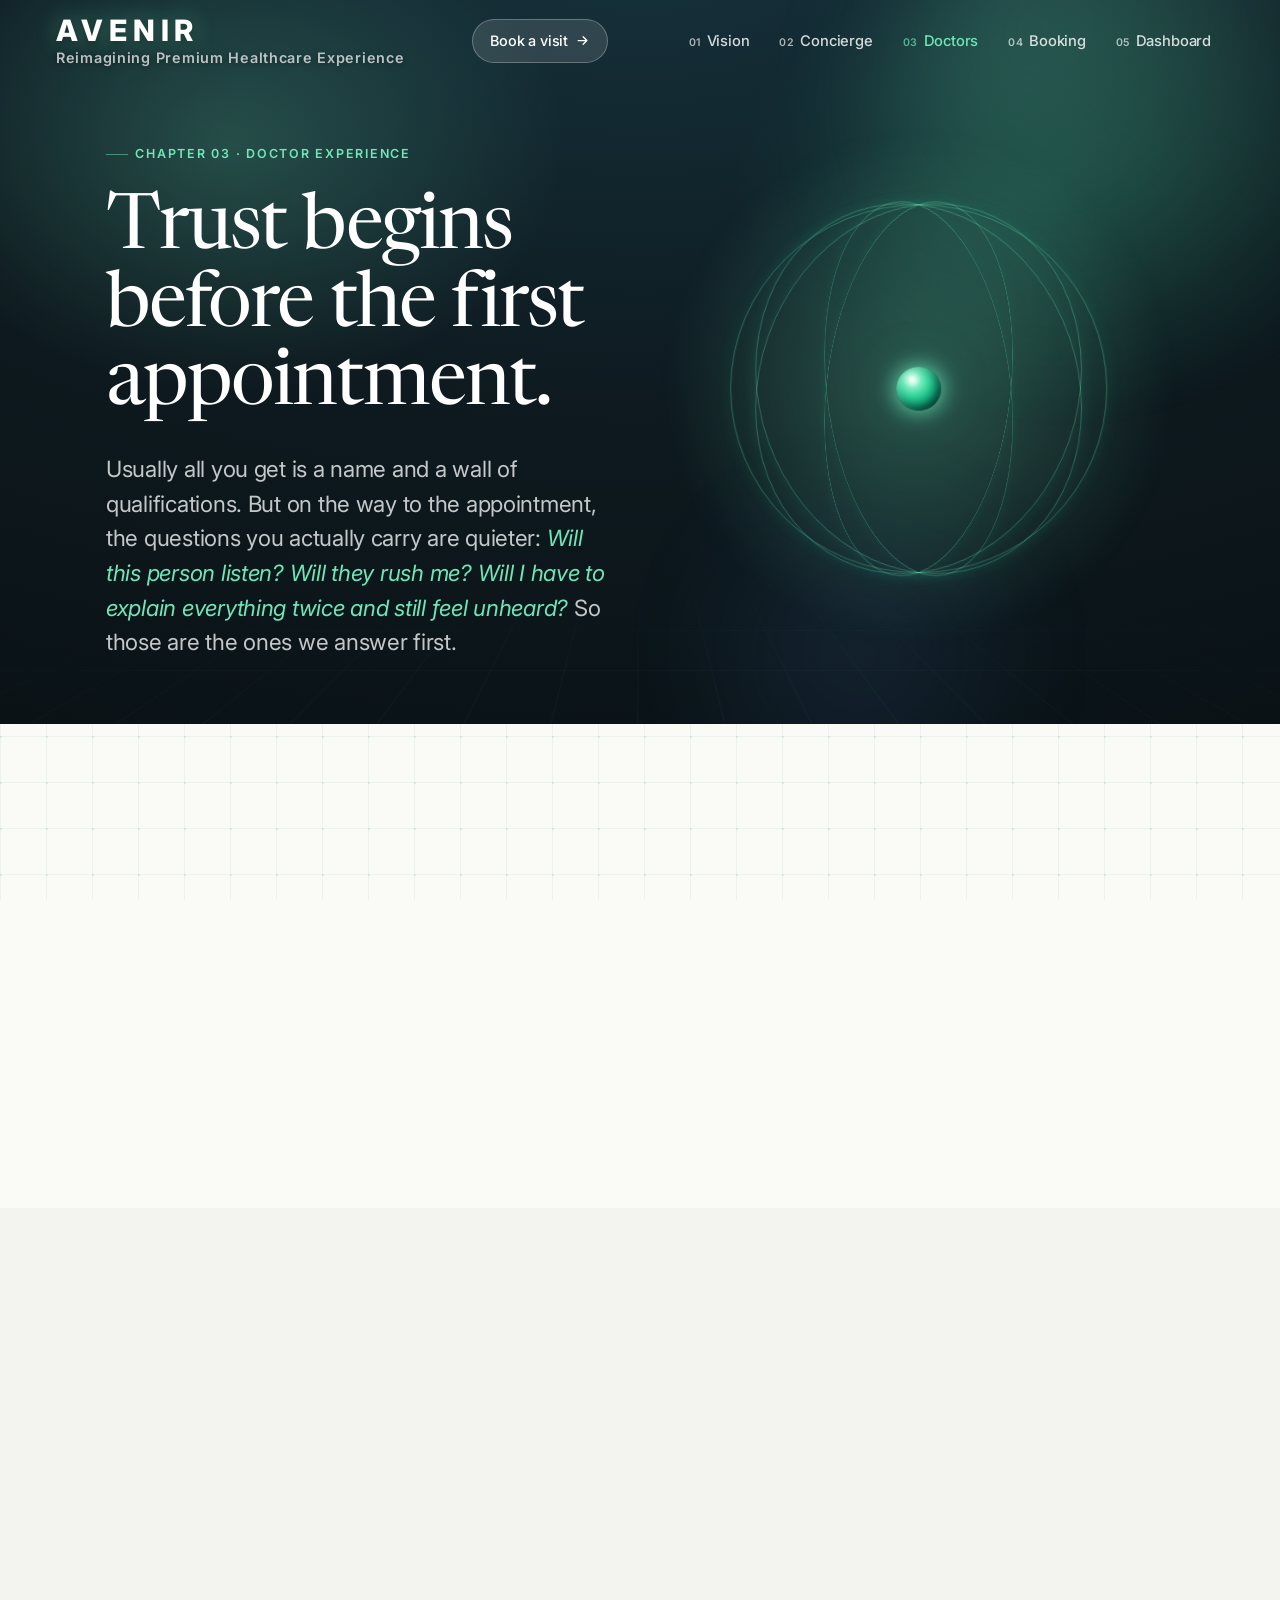
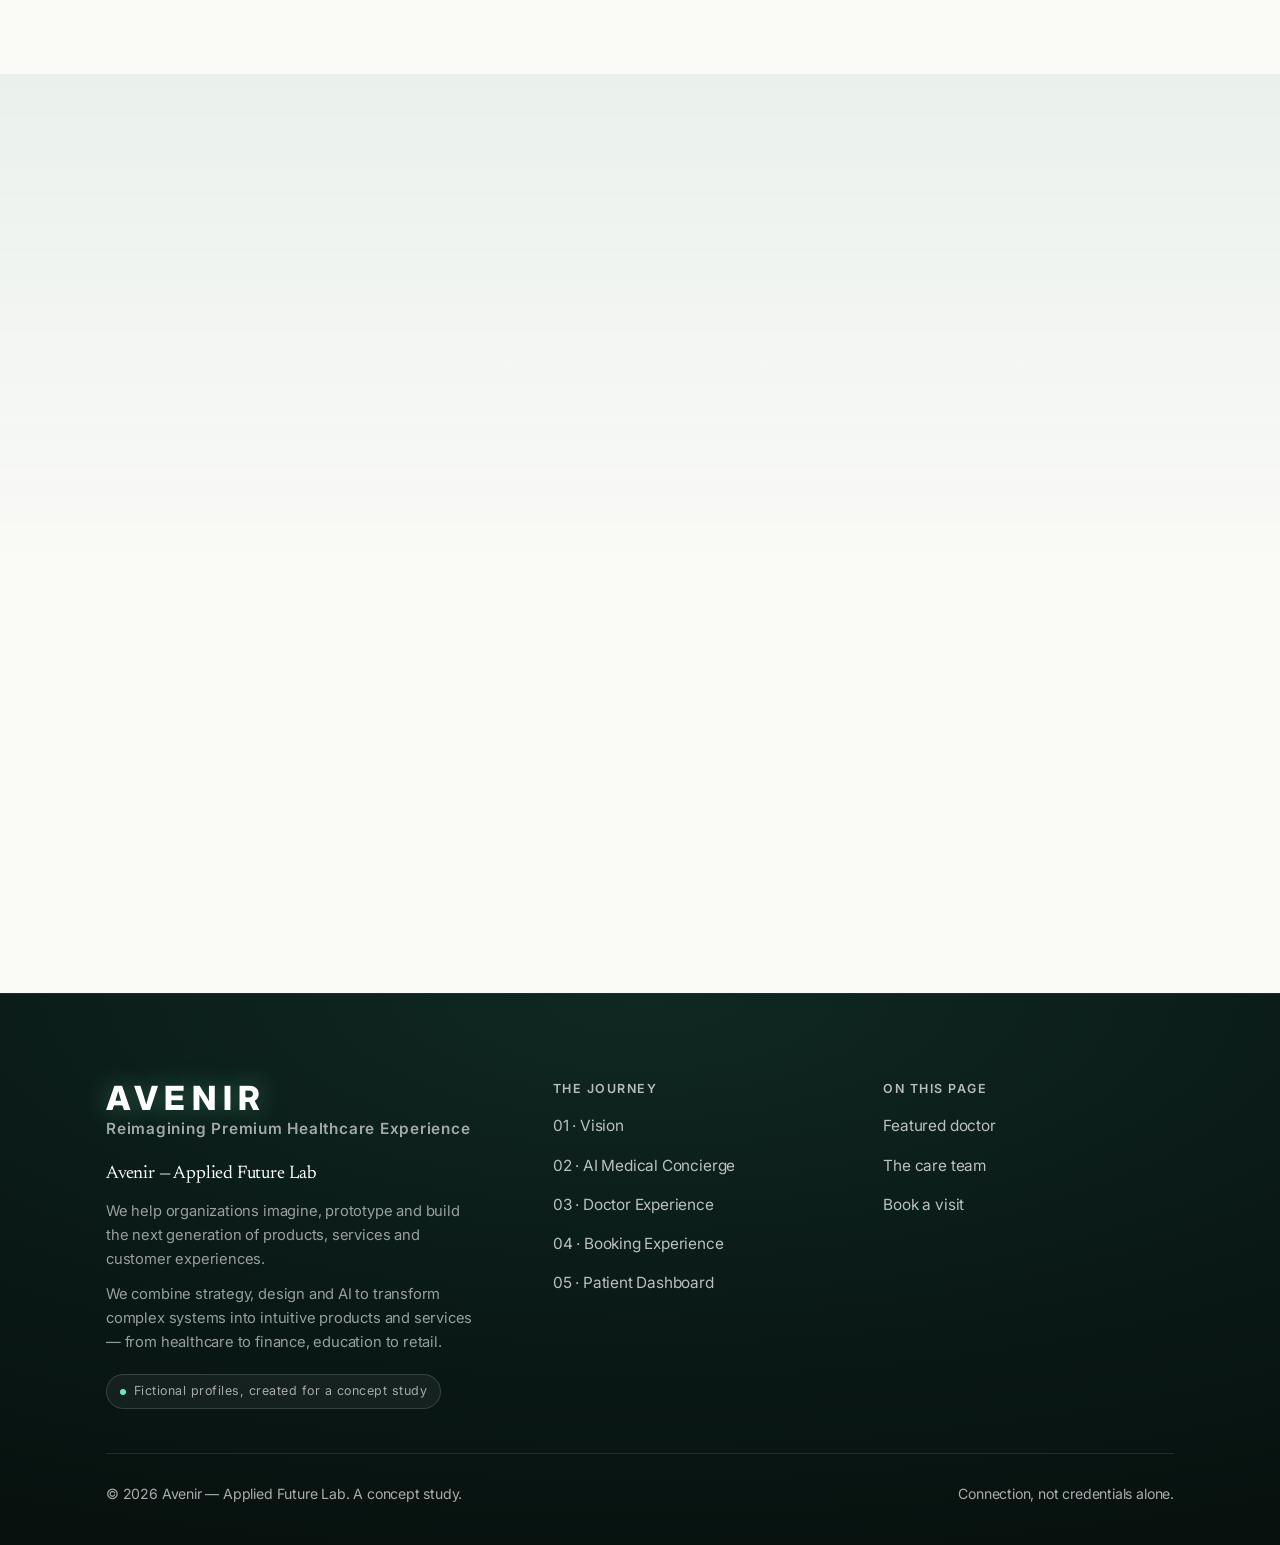
<file: doctors.html>
<!DOCTYPE html>
<html lang="en">
<head>
  <meta charset="UTF-8" />
  <meta name="viewport" content="width=device-width, initial-scale=1.0" />
  <title>Doctor Experience — Reimagining Premium Healthcare Experience · Avenir</title>
  <meta name="description" content="Trust before the first appointment. Understand who will help you, how they think and what to expect — built on human connection, not credentials alone." />
  <link rel="icon" type="image/png" sizes="64x64" href="img/avenir-mark-64.png" />
  <link rel="icon" type="image/png" sizes="256x256" href="img/avenir-mark-256.png" />
  <link rel="apple-touch-icon" href="img/avenir-mark-256.png" />
  <link rel="preconnect" href="https://fonts.googleapis.com" />
  <link rel="preconnect" href="https://fonts.gstatic.com" crossorigin />
  <link href="https://fonts.googleapis.com/css2?family=Inter:wght@400;500;600;700;800&family=Newsreader:ital,opsz,wght@0,18..72,400;0,18..72,500;1,18..72,400&display=swap" rel="stylesheet" />
  <link rel="stylesheet" href="styles.css" />
  <link rel="stylesheet" href="pages.css" />
  <link rel="stylesheet" href="effects.css" />
</head>
<body>

  <header class="nav" id="nav">
    <div class="nav__inner">
      <a class="brand" href="index.html" aria-label="Avenir — Reimagining Premium Healthcare Experience, home">
        <span class="brand__name">AVENIR<small>Reimagining Premium Healthcare Experience</small></span>
      </a>
      <a class="nav__cta nav__cta--center" href="booking.html">Book a visit
        <svg class="arrow" width="15" height="15" viewBox="0 0 24 24" fill="none" stroke="currentColor" stroke-width="2" stroke-linecap="round" stroke-linejoin="round"><path d="M5 12h14M13 6l6 6-6 6"/></svg>
      </a>
      <button class="nav__toggle" aria-label="Menu" aria-expanded="false" aria-controls="menu"><span></span></button>
      <nav class="nav__menu" id="menu">
        <ul class="nav__links">
          <li><a href="index.html"><span class="ch">01</span> Vision</a></li>
          <li><a href="concierge.html"><span class="ch">02</span> Concierge</a></li>
          <li><a href="doctors.html" aria-current="page"><span class="ch">03</span> Doctors</a></li>
          <li><a href="booking.html"><span class="ch">04</span> Booking</a></li>
          <li><a href="dashboard.html"><span class="ch">05</span> Dashboard</a></li>
        </ul>
      </nav>
    </div>
  </header>

  <main>
    <!-- ===================== Hero ===================== -->
    <section class="hero">
      <div class="hero__orbs" aria-hidden="true">
        <div class="orb orb--1"></div>
        <div class="orb orb--3"></div>
      </div>
      <div class="container">
        <div class="hero__grid">
          <div class="hero__copy">
            <span class="eyebrow hero__eyebrow reveal">Chapter 03 · Doctor Experience</span>
            <h1 class="display reveal" style="--i:1">Trust begins before the first appointment.</h1>
            <p class="lead hero__sub reveal" style="--i:2">
              Usually all you get is a name and a wall of qualifications. But on the way to the appointment,
              the questions you actually carry are quieter: <em>Will this person listen? Will they rush me?
              Will I have to explain everything twice and still feel unheard?</em> So those are the ones we
              answer first.
            </p>
          </div>

          <!-- 3D stage: a wireframe sphere of care around a warm core -->
          <div class="hero__stage hero__stage--sm" aria-hidden="true">
            <div class="hero__halo"></div>
            <div class="hero__figure hero__figure--sphere">
              <div class="fig-float">
                <div class="fig-spin fig-spin--slow">
                  <span class="sph-ring" style="--ry:0deg"></span>
                  <span class="sph-ring" style="--ry:30deg"></span>
                  <span class="sph-ring" style="--ry:60deg"></span>
                  <span class="sph-ring" style="--ry:90deg"></span>
                  <span class="sph-ring" style="--ry:120deg"></span>
                  <span class="sph-ring" style="--ry:150deg"></span>
                  <span class="sph-ring sph-ring--eq"></span>
                  <span class="fig-core fig-core--sm"></span>
                </div>
              </div>
            </div>
          </div>
        </div>
      </div>
    </section>

    <!-- ===================== The human need ===================== -->
    <section class="section tight">
      <div class="container narrow center">
        <p class="display-2 reveal" style="font-family: var(--serif);">
          Credentials tell you they're capable.<br/>Connection tells you you're in good hands.
        </p>
        <p class="lead reveal" style="--i:1; margin-top: 22px;">
          Both matter. But only one of them calms the quiet worry a person carries into the room.
        </p>
      </div>
    </section>

    <!-- ===================== Featured doctor ===================== -->
    <section class="section bg-wash">
      <div class="container">
        <div class="feature-doc">
          <div class="feature-doc__portrait reveal">
            <img src="img/elena-marchetti.jpg" alt="Dr. Elena Marchetti, Internal Medicine" loading="lazy" />
            <span class="frame-ring"></span>
          </div>
          <div class="reveal" style="--i:1">
            <span class="eyebrow">In their words</span>
            <blockquote>“My first job isn't to examine you. It's to make sure you don't have to repeat
              your story for the fifth time and still feel like the eleventh chart of the morning.
              Everything good in medicine starts the moment you stop bracing yourself.”</blockquote>
            <div class="who">
              <span class="dash"></span>
              <div>
                <b>Dr. Elena Marchetti</b><br/>
                <span class="muted">Internal Medicine · 16 years of practice</span>
              </div>
            </div>
            <p class="muted" style="margin-top: 22px; max-width: 46ch;">
              Before your visit, you'll understand how Elena approaches care, the conditions she sees
              most often, and exactly what your first conversation will feel like — unhurried, plain-spoken
              and entirely about you.</p>
            <div class="btn-row" style="margin-top: 26px;">
              <a class="btn btn--primary" href="booking.html">Book with Dr. Marchetti
                <svg class="arrow" width="16" height="16" viewBox="0 0 24 24" fill="none" stroke="currentColor" stroke-width="2" stroke-linecap="round" stroke-linejoin="round"><path d="M5 12h14M13 6l6 6-6 6"/></svg>
              </a>
            </div>
          </div>
        </div>
      </div>
    </section>

    <!-- ===================== Doctor grid ===================== -->
    <section class="section">
      <div class="container">
        <div class="head reveal">
          <span class="eyebrow">Who could help you</span>
          <h2 class="section-title">A team you can know before you meet.</h2>
          <p class="lead">Each profile leads with how a doctor actually thinks and what your visit will
            feel like — so you walk in already knowing them, instead of starting over with a stranger
            who hasn't read your notes.</p>
        </div>

        <div class="doctor-grid" style="margin-top: 48px;">

          <article class="doctor reveal">
            <div class="doctor__top" style="--g1:#e9f4ef;">
              <div class="doctor__avatar">EM</div>
              <div><div class="doctor__name">Dr. Elena Marchetti</div><div class="doctor__spec">Internal Medicine</div></div>
            </div>
            <div class="doctor__body">
              <p class="doctor__quote">I'd rather ask one more question than reach one quick conclusion.</p>
              <div class="doctor__tags">
                <span class="tag">Fatigue</span><span class="tag">General health</span><span class="tag">Prevention</span>
              </div>
              <div class="doctor__expect"><svg viewBox="0 0 24 24" fill="none" stroke="currentColor" stroke-width="2" stroke-linecap="round" stroke-linejoin="round"><path d="M20 6 9 17l-5-5"/></svg> Expect an unhurried first conversation.</div>
            </div>
          </article>

          <article class="doctor reveal" style="--i:1;">
            <div class="doctor__top" style="--g1:#eaf1f7;">
              <div class="doctor__avatar">JO</div>
              <div><div class="doctor__name">Dr. Julian Okafor</div><div class="doctor__spec">Neurology</div></div>
            </div>
            <div class="doctor__body">
              <p class="doctor__quote">Headaches have a story. My job is to listen until it makes sense.</p>
              <div class="doctor__tags">
                <span class="tag">Headaches</span><span class="tag">Migraine</span><span class="tag">Sleep</span>
              </div>
              <div class="doctor__expect"><svg viewBox="0 0 24 24" fill="none" stroke="currentColor" stroke-width="2" stroke-linecap="round" stroke-linejoin="round"><path d="M20 6 9 17l-5-5"/></svg> Expect clear explanations, no jargon.</div>
            </div>
          </article>

          <article class="doctor reveal" style="--i:2;">
            <div class="doctor__top" style="--g1:#efedf7;">
              <div class="doctor__avatar">SR</div>
              <div><div class="doctor__name">Dr. Sofia Reyes</div><div class="doctor__spec">Gastroenterology</div></div>
            </div>
            <div class="doctor__body">
              <p class="doctor__quote">Most worries shrink the moment someone explains what's actually happening.</p>
              <div class="doctor__tags">
                <span class="tag">Digestion</span><span class="tag">Nutrition</span><span class="tag">Comfort</span>
              </div>
              <div class="doctor__expect"><svg viewBox="0 0 24 24" fill="none" stroke="currentColor" stroke-width="2" stroke-linecap="round" stroke-linejoin="round"><path d="M20 6 9 17l-5-5"/></svg> Expect a calm, step-by-step plan.</div>
            </div>
          </article>

          <article class="doctor reveal">
            <div class="doctor__top" style="--g1:#f6f1e8;">
              <div class="doctor__avatar">DA</div>
              <div><div class="doctor__name">Dr. David Aaltonen</div><div class="doctor__spec">Physiotherapy</div></div>
            </div>
            <div class="doctor__body">
              <p class="doctor__quote">Recovery isn't a list of exercises. It's a plan that fits your actual life.</p>
              <div class="doctor__tags">
                <span class="tag">Neck &amp; back</span><span class="tag">Posture</span><span class="tag">Movement</span>
              </div>
              <div class="doctor__expect"><svg viewBox="0 0 24 24" fill="none" stroke="currentColor" stroke-width="2" stroke-linecap="round" stroke-linejoin="round"><path d="M20 6 9 17l-5-5"/></svg> Expect to leave with a plan you understand.</div>
            </div>
          </article>

          <article class="doctor reveal" style="--i:1;">
            <div class="doctor__top" style="--g1:#e9f4ef;">
              <div class="doctor__avatar">NH</div>
              <div><div class="doctor__name">Dr. Nadia Hassan</div><div class="doctor__spec">Dermatology</div></div>
            </div>
            <div class="doctor__body">
              <p class="doctor__quote">A skin concern is rarely just skin-deep. I treat the person, not the photo.</p>
              <div class="doctor__tags">
                <span class="tag">Skin health</span><span class="tag">Confidence</span><span class="tag">Care plans</span>
              </div>
              <div class="doctor__expect"><svg viewBox="0 0 24 24" fill="none" stroke="currentColor" stroke-width="2" stroke-linecap="round" stroke-linejoin="round"><path d="M20 6 9 17l-5-5"/></svg> Expect honesty and reassurance.</div>
            </div>
          </article>

          <article class="doctor reveal" style="--i:2;">
            <div class="doctor__top" style="--g1:#eaf1f7;">
              <div class="doctor__avatar">TK</div>
              <div><div class="doctor__name">Dr. Tomas Krause</div><div class="doctor__spec">Cardiology</div></div>
            </div>
            <div class="doctor__body">
              <p class="doctor__quote">I want you to leave understanding your heart, not just hearing about it.</p>
              <div class="doctor__tags">
                <span class="tag">Heart health</span><span class="tag">Blood pressure</span><span class="tag">Prevention</span>
              </div>
              <div class="doctor__expect"><svg viewBox="0 0 24 24" fill="none" stroke="currentColor" stroke-width="2" stroke-linecap="round" stroke-linejoin="round"><path d="M20 6 9 17l-5-5"/></svg> Expect patient, plain-language answers.</div>
            </div>
          </article>

        </div>
      </div>
    </section>

    <!-- ===================== What to expect ===================== -->
    <section class="section bg-tint">
      <div class="container">
        <div class="head reveal">
          <span class="eyebrow">What your first visit feels like</span>
          <h2 class="section-title">No surprises. Just a conversation.</h2>
        </div>
        <div class="grid grid-3" style="margin-top: 48px;">
          <div class="card feature reveal">
            <div class="icon-badge"><svg viewBox="0 0 24 24" fill="none" stroke="currentColor" stroke-width="1.8" stroke-linecap="round" stroke-linejoin="round"><path d="M21 15a2 2 0 0 1-2 2H7l-4 4V5a2 2 0 0 1 2-2h14a2 2 0 0 1 2 2z"/></svg></div>
            <h3>You're already understood</h3>
            <p>Everything you shared with the concierge arrives first, so you never start from zero.</p>
          </div>
          <div class="card feature reveal" style="--i:1">
            <div class="icon-badge"><svg viewBox="0 0 24 24" fill="none" stroke="currentColor" stroke-width="1.8" stroke-linecap="round" stroke-linejoin="round"><circle cx="12" cy="12" r="9"/><path d="M12 7v5l3 2"/></svg></div>
            <h3>Time that isn't rushed</h3>
            <p>The first conversation is unhurried by design. Questions are welcome, never an interruption.</p>
          </div>
          <div class="card feature reveal" style="--i:2">
            <div class="icon-badge"><svg viewBox="0 0 24 24" fill="none" stroke="currentColor" stroke-width="1.8" stroke-linecap="round" stroke-linejoin="round"><path d="M9 11l3 3 8-8"/><path d="M21 12a9 9 0 1 1-6.2-8.5"/></svg></div>
            <h3>A clear plan to leave with</h3>
            <p>You leave knowing what's next — in language that feels like it was meant for you.</p>
          </div>
        </div>
      </div>
    </section>

    <!-- ===================== Next chapter ===================== -->
    <section class="section tight">
      <div class="container">
        <a class="next-chapter reveal" href="booking.html">
          <div>
            <div class="nc-k">Next · Chapter 04</div>
            <h3>Ready when you are — let's make the next step effortless</h3>
          </div>
          <span class="btn btn--ghost">Booking Experience
            <svg class="arrow" width="16" height="16" viewBox="0 0 24 24" fill="none" stroke="currentColor" stroke-width="2" stroke-linecap="round" stroke-linejoin="round"><path d="M5 12h14M13 6l6 6-6 6"/></svg>
          </span>
        </a>
      </div>
    </section>
  </main>

  <footer class="footer">
    <div class="container">
      <div class="footer__top">
        <div class="footer__brand">
          <a class="brand" href="index.html">
            <span class="brand__name">AVENIR<small>Reimagining Premium Healthcare Experience</small></span>
          </a>
          <p class="footer__agency-h">Avenir — Applied Future Lab</p>
          <p class="muted footer__agency-p">We help organizations imagine, prototype and build the next
            generation of products, services and customer experiences.</p>
          <p class="muted footer__agency-p">We combine strategy, design and AI to transform complex systems
            into intuitive products and services — from healthcare to finance, education to retail.</p>
          <span class="concept-flag" style="margin-top:20px;"><span class="dot"></span> Fictional profiles, created for a concept study</span>
        </div>
        <div>
          <h4>The journey</h4>
          <ul>
            <li><a href="index.html">01 · Vision</a></li>
            <li><a href="concierge.html">02 · AI Medical Concierge</a></li>
            <li><a href="doctors.html">03 · Doctor Experience</a></li>
            <li><a href="booking.html">04 · Booking Experience</a></li>
            <li><a href="dashboard.html">05 · Patient Dashboard</a></li>
          </ul>
        </div>
        <div>
          <h4>On this page</h4>
          <ul>
            <li><a href="#">Featured doctor</a></li>
            <li><a href="#">The care team</a></li>
            <li><a href="booking.html">Book a visit</a></li>
          </ul>
        </div>
      </div>
      <div class="footer__note">
        <span>© <span data-year>2026</span> Avenir — Applied Future Lab. A concept study.</span>
        <span>Connection, not credentials alone.</span>
      </div>
    </div>
  </footer>

  <script src="main.js"></script>
  <script src="effects.js"></script>
</body>
</html>
</file>
<file: styles.css>
/* =========================================================================
   Future Healthcare Experience
   A concept study — healthcare designed around people.

   Design system: warm canvas, deep ink, one calm jade accent.
   Serif display (Newsreader) + clean sans (Inter). Restrained motion.
   ========================================================================= */

/* -------------------------------------------------------------------------
   1. Tokens
   ------------------------------------------------------------------------- */
:root {
  /* Surfaces */
  --canvas:      #FAFAF7;   /* warm paper white */
  --surface:     #FFFFFF;
  --surface-2:   #F4F4F0;

  /* Ink */
  --ink:         #15181D;   /* near-black, faintly cool */
  --ink-soft:    #3B4047;
  --muted:       #6A7079;
  --faint:       #9AA0A8;

  /* Accent — calm jade/teal: trust, health, quiet confidence */
  --accent:      #1C7A69;
  --accent-deep: #135A4D;
  --accent-tint: #E4F0EC;
  --accent-glow: rgba(28, 122, 105, 0.16);

  /* Pale gradient washes used sparingly for atmosphere */
  --wash-mint:   #E9F4EF;
  --wash-sky:    #EAF1F7;
  --wash-sand:   #F6F1E8;
  --wash-lilac:  #EFEDF7;

  /* Lines & shadows */
  --line:        rgba(21, 24, 29, 0.08);
  --line-strong: rgba(21, 24, 29, 0.14);
  --shadow-sm:   0 1px 2px rgba(21,24,29,0.04), 0 2px 8px rgba(21,24,29,0.04);
  --shadow-md:   0 4px 16px rgba(21,24,29,0.06), 0 12px 32px rgba(21,24,29,0.06);
  --shadow-lg:   0 8px 28px rgba(21,24,29,0.08), 0 30px 60px rgba(21,24,29,0.10);
  --shadow-glow: 0 18px 50px var(--accent-glow);

  /* Type */
  --serif: "Newsreader", Georgia, "Times New Roman", serif;
  --sans:  "Inter", -apple-system, BlinkMacSystemFont, "Segoe UI", Roboto, sans-serif;

  /* Radii */
  --r-sm: 10px;
  --r-md: 16px;
  --r-lg: 24px;
  --r-xl: 32px;
  --r-pill: 999px;

  /* Layout */
  --container: 1180px;
  --container-narrow: 760px;
  --gutter: clamp(20px, 5vw, 56px);

  /* Motion */
  --ease: cubic-bezier(0.22, 1, 0.36, 1);
  --ease-soft: cubic-bezier(0.4, 0, 0.2, 1);
  --t-fast: 0.25s;
  --t: 0.5s;
  --t-slow: 0.9s;
}

/* -------------------------------------------------------------------------
   2. Reset & base
   ------------------------------------------------------------------------- */
*, *::before, *::after { box-sizing: border-box; }

* { margin: 0; }

html {
  scroll-behavior: smooth;
  -webkit-text-size-adjust: 100%;
}

body {
  font-family: var(--sans);
  background: var(--canvas);
  color: var(--ink);
  font-size: 1.0625rem;
  line-height: 1.65;
  letter-spacing: -0.011em;
  -webkit-font-smoothing: antialiased;
  text-rendering: optimizeLegibility;
  overflow-x: hidden;
}

img, svg, video { display: block; max-width: 100%; }

a { color: inherit; text-decoration: none; }

button, input, textarea, select { font: inherit; color: inherit; }

::selection { background: var(--accent); color: #fff; }

:focus-visible {
  outline: 2px solid var(--accent);
  outline-offset: 3px;
  border-radius: 4px;
}

/* -------------------------------------------------------------------------
   3. Typography
   ------------------------------------------------------------------------- */
.serif { font-family: var(--serif); }

h1, h2, h3, h4 {
  font-weight: 600;
  line-height: 1.08;
  letter-spacing: -0.02em;
  color: var(--ink);
}

.display {
  font-family: var(--serif);
  font-weight: 400;
  font-size: clamp(2.7rem, 6vw, 5.1rem);
  line-height: 1.02;
  letter-spacing: -0.025em;
}

.display-2 {
  font-family: var(--serif);
  font-weight: 400;
  font-size: clamp(2.1rem, 4.4vw, 3.6rem);
  line-height: 1.06;
  letter-spacing: -0.02em;
}

h2.section-title {
  font-family: var(--serif);
  font-weight: 400;
  font-size: clamp(1.9rem, 3.4vw, 2.9rem);
  line-height: 1.08;
  letter-spacing: -0.02em;
}

h3 { font-size: clamp(1.25rem, 2vw, 1.55rem); }

.lead {
  font-size: clamp(1.15rem, 1.8vw, 1.4rem);
  line-height: 1.55;
  color: var(--ink-soft);
  font-weight: 400;
  letter-spacing: -0.012em;
}

.muted { color: var(--muted); }
.faint { color: var(--faint); }

.eyebrow {
  display: inline-flex;
  align-items: center;
  gap: 0.6em;
  font-size: 0.78rem;
  font-weight: 600;
  letter-spacing: 0.14em;
  text-transform: uppercase;
  color: var(--accent);
}
.eyebrow::before {
  content: "";
  width: 22px;
  height: 1px;
  background: var(--accent);
  opacity: 0.5;
}
.eyebrow.center::before { display: none; }

.accent-text { color: var(--accent); }

p + p { margin-top: 1em; }

/* -------------------------------------------------------------------------
   4. Layout primitives
   ------------------------------------------------------------------------- */
.container {
  width: 100%;
  max-width: var(--container);
  margin-inline: auto;
  padding-inline: var(--gutter);
}
.container.narrow { max-width: var(--container-narrow); }

section { position: relative; }

.section {
  padding-block: clamp(54px, 7.5vw, 104px);
}
.section.tight { padding-block: clamp(44px, 6vw, 80px); }

.center { text-align: center; }
.mx-auto { margin-inline: auto; }

.stack > * + * { margin-top: 1.2rem; }
.measure { max-width: 38ch; }
.measure-wide { max-width: 54ch; }

.grid { display: grid; gap: clamp(20px, 3vw, 36px); }
.grid-2 { grid-template-columns: repeat(2, 1fr); }
.grid-3 { grid-template-columns: repeat(3, 1fr); }
.grid-4 { grid-template-columns: repeat(4, 1fr); }

@media (max-width: 900px) {
  .grid-3, .grid-4 { grid-template-columns: repeat(2, 1fr); }
}
@media (max-width: 600px) {
  .grid-2, .grid-3, .grid-4 { grid-template-columns: 1fr; }
}

/* -------------------------------------------------------------------------
   5. Navigation
   ------------------------------------------------------------------------- */
.nav {
  position: fixed;
  inset: 0 0 auto 0;
  z-index: 100;
  transition: background var(--t) var(--ease), box-shadow var(--t) var(--ease),
              border-color var(--t) var(--ease);
  border-bottom: 1px solid transparent;
}
.nav.scrolled {
  background: rgba(250, 250, 247, 0.78);
  backdrop-filter: saturate(180%) blur(18px);
  -webkit-backdrop-filter: saturate(180%) blur(18px);
  border-bottom-color: var(--line);
}
.nav__inner {
  max-width: 1280px;
  margin-inline: auto;
  padding: 16px var(--gutter);
  display: flex;
  align-items: center;
  justify-content: space-between;
  gap: 24px;
}
.brand {
  display: inline-flex;
  align-items: center;
  gap: 11px;
  font-weight: 600;
  letter-spacing: -0.02em;
  font-size: 1.02rem;
}
.brand small {
  display: block;
  font-weight: 400;
  font-size: 0.66rem;
  letter-spacing: 0.12em;
  text-transform: uppercase;
  color: var(--muted);
  margin-top: 1px;
}

.nav__links {
  display: flex;
  align-items: center;
  gap: 4px;
  list-style: none;
  padding: 0;
}
.nav__links a {
  position: relative;
  display: inline-flex;
  align-items: baseline;
  gap: 6px;
  padding: 8px 13px;
  border-radius: var(--r-pill);
  font-size: 0.92rem;
  font-weight: 500;
  color: var(--ink-soft);
  transition: color var(--t-fast) var(--ease), background var(--t-fast) var(--ease);
}
.nav__links a .ch {
  font-size: 0.66rem;
  font-weight: 600;
  color: var(--faint);
  letter-spacing: 0.04em;
}
.nav__links a:hover { color: var(--ink); background: rgba(21,24,29,0.04); }
.nav__links a[aria-current="page"] { color: var(--accent); }
.nav__links a[aria-current="page"] .ch { color: var(--accent); opacity: 0.7; }

.nav__cta {
  display: inline-flex;
  align-items: center;
  gap: 7px;
  padding: 9px 17px;
  border-radius: var(--r-pill);
  background: var(--ink);
  color: #fff;
  font-size: 0.9rem;
  font-weight: 500;
  transition: transform var(--t-fast) var(--ease), background var(--t-fast) var(--ease);
}
.nav__cta:hover { background: var(--accent-deep); transform: translateY(-1px); }

.nav__toggle {
  display: none;
  width: 42px; height: 42px;
  border: 1px solid var(--line-strong);
  background: var(--surface);
  border-radius: 12px;
  cursor: pointer;
  align-items: center;
  justify-content: center;
}
.nav__toggle span, .nav__toggle span::before, .nav__toggle span::after {
  content: "";
  display: block;
  width: 18px; height: 1.6px;
  background: var(--ink);
  border-radius: 2px;
  transition: transform var(--t-fast) var(--ease), opacity var(--t-fast);
}
.nav__toggle span { position: relative; }
.nav__toggle span::before { position: absolute; top: -6px; }
.nav__toggle span::after  { position: absolute; top: 6px; }
body.menu-open .nav__toggle span { background: transparent; }
body.menu-open .nav__toggle span::before { transform: translateY(6px) rotate(45deg); }
body.menu-open .nav__toggle span::after  { transform: translateY(-6px) rotate(-45deg); }

/* nav collapses to the hamburger at 1240px — the enlarged AVENIR wordmark + its
   tagline need the room before the inline CTA + 5 links fit cleanly alongside
   (keep in sync with the dark-dropdown + nav__cta--center rules in effects.css) */
@media (max-width: 1240px) {
  .nav__toggle { display: inline-flex; }
  .nav__menu {
    position: fixed;
    inset: 70px 0 auto 0;
    margin: 0 var(--gutter);
    background: var(--surface);
    border: 1px solid var(--line);
    border-radius: var(--r-lg);
    box-shadow: var(--shadow-lg);
    padding: 14px;
    display: flex;
    flex-direction: column;
    gap: 8px;
    opacity: 0;
    transform: translateY(-10px);
    pointer-events: none;
    transition: opacity var(--t-fast) var(--ease), transform var(--t-fast) var(--ease);
  }
  body.menu-open .nav__menu { opacity: 1; transform: none; pointer-events: auto; }
  .nav__links { flex-direction: column; align-items: stretch; gap: 2px; }
  .nav__links a { padding: 12px 14px; font-size: 1rem; }
  .nav__cta { justify-content: center; margin-top: 6px; padding: 13px; }
}

/* -------------------------------------------------------------------------
   6. Buttons
   ------------------------------------------------------------------------- */
.btn {
  display: inline-flex;
  align-items: center;
  gap: 9px;
  padding: 14px 26px;
  border-radius: var(--r-pill);
  font-size: 0.98rem;
  font-weight: 500;
  letter-spacing: -0.01em;
  cursor: pointer;
  border: 1px solid transparent;
  transition: transform var(--t-fast) var(--ease), background var(--t-fast) var(--ease),
              box-shadow var(--t-fast) var(--ease), border-color var(--t-fast) var(--ease);
  white-space: nowrap;
}
.btn .arrow { transition: transform var(--t-fast) var(--ease); }
.btn:hover .arrow { transform: translateX(3px); }

.btn--primary {
  background: var(--ink);
  color: #fff;
  box-shadow: var(--shadow-sm);
}
.btn--primary:hover { background: var(--accent-deep); transform: translateY(-2px); box-shadow: var(--shadow-md); }

.btn--accent {
  background: var(--accent);
  color: #fff;
  box-shadow: var(--shadow-glow);
}
.btn--accent:hover { background: var(--accent-deep); transform: translateY(-2px); }

.btn--ghost {
  background: transparent;
  color: var(--ink);
  border-color: var(--line-strong);
}
.btn--ghost:hover { border-color: var(--ink); background: rgba(21,24,29,0.03); transform: translateY(-1px); }

.btn--lg { padding: 16px 30px; font-size: 1.04rem; }

.link-arrow {
  display: inline-flex;
  align-items: center;
  gap: 7px;
  font-weight: 500;
  color: var(--accent);
}
.link-arrow .arrow { transition: transform var(--t-fast) var(--ease); }
.link-arrow:hover .arrow { transform: translateX(4px); }

.btn-row { display: flex; flex-wrap: wrap; gap: 14px; align-items: center; }
.btn-row.center { justify-content: center; }

/* -------------------------------------------------------------------------
   7. Cards & surfaces
   ------------------------------------------------------------------------- */
.card {
  background: var(--surface);
  border: 1px solid var(--line);
  border-radius: var(--r-lg);
  padding: clamp(24px, 3vw, 36px);
  box-shadow: var(--shadow-sm);
  transition: transform var(--t) var(--ease), box-shadow var(--t) var(--ease),
              border-color var(--t) var(--ease);
}
.card--hover:hover {
  transform: translateY(-4px);
  box-shadow: var(--shadow-md);
  border-color: var(--line-strong);
}

.icon-badge {
  width: 48px; height: 48px;
  border-radius: 14px;
  display: grid;
  place-items: center;
  background: var(--accent-tint);
  color: var(--accent-deep);
  margin-bottom: 20px;
}
.icon-badge svg { width: 24px; height: 24px; }

.pill {
  display: inline-flex;
  align-items: center;
  gap: 7px;
  padding: 7px 14px;
  border-radius: var(--r-pill);
  background: var(--surface);
  border: 1px solid var(--line);
  font-size: 0.84rem;
  font-weight: 500;
  color: var(--ink-soft);
  box-shadow: var(--shadow-sm);
}
.pill .dot { width: 7px; height: 7px; border-radius: 50%; background: var(--accent); }

/* Atmospheric backgrounds */
.bg-wash { background: var(--surface-2); }
.bg-tint { background: linear-gradient(180deg, var(--wash-mint), var(--canvas)); }
.bg-ink {
  background: radial-gradient(120% 120% at 80% 0%, #1e2a31 0%, #12161b 55%, #0d1014 100%);
  color: #fff;
}
.bg-ink h1, .bg-ink h2, .bg-ink h3 { color: #fff; }
.bg-ink .muted { color: rgba(255,255,255,0.62); }
.bg-ink .lead { color: rgba(255,255,255,0.78); }
.bg-ink .eyebrow { color: #7fd8c4; }
.bg-ink .eyebrow::before { background: #7fd8c4; }

.soft-divider { height: 1px; background: var(--line); border: 0; }

/* -------------------------------------------------------------------------
   8. Reveal-on-scroll motion
   ------------------------------------------------------------------------- */
.reveal {
  opacity: 0;
  transform: translateY(22px);
  transition: opacity var(--t-slow) var(--ease), transform var(--t-slow) var(--ease);
  transition-delay: calc(var(--i, 0) * 90ms);
  /* no will-change here: promoting every reveal to its own GPU layer
     (dozens per page) costs more than the occasional transition saves */
}
.reveal.is-visible { opacity: 1; transform: none; }

.reveal-fade {
  opacity: 0;
  transition: opacity var(--t-slow) var(--ease);
  transition-delay: calc(var(--i, 0) * 90ms);
}
.reveal-fade.is-visible { opacity: 1; }

/* -------------------------------------------------------------------------
   9. Footer
   ------------------------------------------------------------------------- */
.footer {
  border-top: 1px solid var(--line);
  padding-block: clamp(56px, 7vw, 88px) 40px;
  background: var(--surface);
}
.footer__top {
  display: grid;
  grid-template-columns: 1.4fr 1fr 1fr;
  gap: 40px;
  align-items: start;
}
.footer__cols { display: contents; }
.footer h4 {
  font-size: 0.78rem;
  text-transform: uppercase;
  letter-spacing: 0.12em;
  color: var(--faint);
  font-weight: 600;
  margin-bottom: 16px;
}
.footer ul { list-style: none; padding: 0; display: grid; gap: 11px; }
.footer ul a { color: var(--ink-soft); font-size: 0.96rem; transition: color var(--t-fast); }
.footer ul a:hover { color: var(--accent); }
.footer__note {
  margin-top: 44px;
  padding-top: 28px;
  border-top: 1px solid var(--line);
  display: flex;
  justify-content: space-between;
  gap: 20px;
  flex-wrap: wrap;
  color: var(--muted);
  font-size: 0.88rem;
}
@media (max-width: 760px) {
  .footer__top { grid-template-columns: 1fr 1fr; gap: 32px; }
  .footer__brand { grid-column: 1 / -1; }
}

/* -------------------------------------------------------------------------
   10. Disclaimer / concept badge
   ------------------------------------------------------------------------- */
.concept-flag {
  display: inline-flex;
  align-items: center;
  gap: 8px;
  font-size: 0.78rem;
  letter-spacing: 0.04em;
  color: var(--muted);
  padding: 6px 13px;
  border: 1px solid var(--line);
  border-radius: var(--r-pill);
  background: var(--surface);
}
.concept-flag .dot { width: 6px; height: 6px; border-radius: 50%; background: var(--accent); }

/* -------------------------------------------------------------------------
   11. Reduced motion
   ------------------------------------------------------------------------- */
@media (prefers-reduced-motion: reduce) {
  html { scroll-behavior: auto; }
  *, *::before, *::after {
    animation-duration: 0.001ms !important;
    animation-iteration-count: 1 !important;
    transition-duration: 0.001ms !important;
  }
  .reveal, .reveal-fade { opacity: 1; transform: none; }
}
</file>
<file: pages.css>
/* =========================================================================
   Future Healthcare Experience — page components
   Hero atmospherics · the journey · concierge · doctors · booking · dashboard
   ========================================================================= */

/* -------------------------------------------------------------------------
   Hero (shared shell)
   ------------------------------------------------------------------------- */
.hero {
  position: relative;
  padding-top: clamp(124px, 15vh, 176px);
  padding-bottom: clamp(36px, 5vw, 72px);
  overflow: hidden;
}
.hero__orbs { position: absolute; inset: 0; z-index: -1; pointer-events: none; }
.orb {
  position: absolute;
  border-radius: 50%;
  filter: blur(60px);
  opacity: 0.62;
  animation: drift 22s var(--ease-soft) infinite alternate;
}
.orb--1 { width: 520px; height: 520px; top: -140px; right: -120px;
  background: radial-gradient(circle at 30% 30%, #bfe7da, transparent 70%); }
.orb--2 { width: 460px; height: 460px; top: 40px; left: -160px;
  background: radial-gradient(circle at 50% 50%, #d6e6f4, transparent 70%);
  animation-delay: -7s; }
.orb--3 { width: 380px; height: 380px; bottom: -120px; right: 18%;
  background: radial-gradient(circle at 50% 50%, #efe7f6, transparent 70%);
  animation-delay: -13s; }
@keyframes drift {
  from { transform: translate3d(0,0,0) scale(1); }
  to   { transform: translate3d(26px,-22px,0) scale(1.07); }
}

.hero__eyebrow { margin-bottom: 26px; }
.hero .display { max-width: 16ch; }
.hero__sub { margin-top: 26px; max-width: 50ch; }
.hero__cta { margin-top: 40px; }

.hero-meta {
  margin-top: 52px;
  display: flex;
  gap: 36px;
  flex-wrap: wrap;
  align-items: center;
  padding-top: 28px;
  border-top: 1px solid var(--line);
  max-width: 640px;
}
.hero-meta div .n {
  font-family: var(--serif);
  font-size: 1.7rem;
  line-height: 1;
  color: var(--ink);
}
.hero-meta div .l { font-size: 0.86rem; color: var(--muted); margin-top: 4px; }

.scroll-cue {
  margin-top: 32px;
  display: inline-flex;
  align-items: center;
  gap: 13px;
}
.scroll-cue__ring {
  width: 44px; height: 44px; flex: none;
  border-radius: 50%;
  border: 1.5px solid var(--accent);
  color: var(--accent-deep);
  display: grid; place-items: center;
  animation: cue-pulse 2.2s var(--ease) infinite;
}
.scroll-cue__ring svg { width: 19px; height: 19px; animation: cue-bob 1.6s var(--ease) infinite; }
.scroll-cue__txt {
  font-size: 0.98rem; font-weight: 600;
  letter-spacing: 0.2em; text-transform: uppercase;
  background: linear-gradient(90deg, var(--faint) 0%, var(--accent) 50%, var(--faint) 100%);
  background-size: 220% 100%;
  -webkit-background-clip: text; background-clip: text;
  color: transparent;
  animation: cue-shimmer 3.2s linear infinite;
}
@keyframes cue-bob { 0%, 100% { transform: translateY(-3px); } 50% { transform: translateY(4px); } }
@keyframes cue-pulse {
  0%   { box-shadow: 0 0 0 0 var(--accent-glow); }
  70%  { box-shadow: 0 0 0 15px rgba(28, 122, 105, 0); }
  100% { box-shadow: 0 0 0 0 rgba(28, 122, 105, 0); }
}
@keyframes cue-shimmer { to { background-position: -220% 0; } }

/* -------------------------------------------------------------------------
   Section heading block
   ------------------------------------------------------------------------- */
.head { max-width: 640px; }
.head.center { margin-inline: auto; }
.head .eyebrow { margin-bottom: 20px; }
.head .lead { margin-top: 18px; }

/* -------------------------------------------------------------------------
   The shift  (Uncertainty → Clarity, …)
   ------------------------------------------------------------------------- */
.shift { display: grid; gap: 0; border-top: 1px solid var(--line); }
.shift__row {
  display: grid;
  grid-template-columns: 1fr auto 1fr;
  align-items: center;
  gap: clamp(16px, 5vw, 60px);
  padding: clamp(22px, 3vw, 34px) 0;
  border-bottom: 1px solid var(--line);
}
.shift__from {
  text-align: right;
  font-family: var(--serif);
  font-size: clamp(1.5rem, 3.4vw, 2.5rem);
  color: var(--faint);
  letter-spacing: -0.02em;
  transition: color var(--t) var(--ease);
}
.shift__to {
  font-family: var(--serif);
  font-size: clamp(1.5rem, 3.4vw, 2.5rem);
  color: var(--ink);
  letter-spacing: -0.02em;
}
.shift__row:hover .shift__from { color: var(--muted); }
.shift__arrow {
  width: 46px; height: 46px;
  flex: none;
  border-radius: 50%;
  display: grid; place-items: center;
  background: var(--accent-tint);
  color: var(--accent-deep);
}
.shift__arrow svg { width: 20px; height: 20px; }
@media (max-width: 600px) {
  .shift__row { grid-template-columns: 1fr; text-align: center; gap: 8px; }
  .shift__from { text-align: center; }
  .shift__arrow { margin-inline: auto; transform: rotate(90deg); }
}

/* -------------------------------------------------------------------------
   Fragmentation → one continuous companion
   ------------------------------------------------------------------------- */
.unify {
  display: grid;
  grid-template-columns: 1fr auto 1fr;
  align-items: center;
  gap: clamp(20px, 4vw, 56px);
  margin-top: clamp(40px, 5vw, 64px);
}
.unify__scatter { display: flex; flex-wrap: wrap; gap: 12px; justify-content: center; }
.chip-frag {
  display: inline-flex; align-items: center;
  padding: 11px 18px; border-radius: 999px;
  background: var(--surface); border: 1px solid var(--line);
  color: var(--muted); font-size: 0.98rem; font-weight: 500;
  box-shadow: 0 6px 18px rgba(21, 24, 29, 0.04);
  transform: rotate(var(--r, 0deg));
  transition: transform var(--t) var(--ease), color var(--t) var(--ease), border-color var(--t) var(--ease);
}
/* on hover the scattered chips straighten — fragmentation resolving into order */
.unify:hover .chip-frag { transform: rotate(0deg); color: var(--ink-soft); border-color: var(--line-strong); }
.unify__arrow {
  width: 52px; height: 52px; flex: none; border-radius: 50%;
  display: grid; place-items: center;
  background: var(--accent-tint); color: var(--accent-deep);
}
.unify__arrow svg { width: 22px; height: 22px; }
.unify__one {
  border-radius: var(--r-lg);
  padding: clamp(26px, 3vw, 38px);
  background: linear-gradient(165deg, var(--wash-mint), var(--surface));
  border: 1px solid var(--accent-tint);
  box-shadow: var(--shadow-glow);
}
.unify__one-label {
  font-size: 0.82rem; text-transform: uppercase; letter-spacing: 0.12em;
  font-weight: 600; color: var(--accent-deep); margin-bottom: 14px;
}
.unify__one h3 {
  font-family: var(--serif); font-size: clamp(1.5rem, 2.4vw, 2rem);
  letter-spacing: -0.02em; color: var(--ink); margin-bottom: 12px;
}
.unify__one p { color: var(--ink-soft); font-size: 1.05rem; line-height: 1.6; }
@media (max-width: 820px) {
  .unify { grid-template-columns: 1fr; gap: 24px; }
  .unify__arrow { margin-inline: auto; transform: rotate(90deg); }
}
@media (max-width: 600px) {
  .unify__scatter { gap: 10px; }
  .chip-frag { padding: 9px 14px; font-size: 0.9rem; }
}

/* -------------------------------------------------------------------------
   Value model: Problem → Platform → Value
   ------------------------------------------------------------------------- */
.value { margin-top: clamp(36px, 4vw, 56px); display: grid; gap: 14px; }
.value__head, .value__row {
  display: grid;
  grid-template-columns: 1.1fr 38px 0.85fr 38px 1.1fr;
  align-items: center;
  gap: clamp(10px, 1.6vw, 18px);
}
.value__head { padding: 0 clamp(18px, 2.2vw, 26px) 2px; }
.value__head > span:not(.value__arrow) {
  font-size: 0.82rem; text-transform: uppercase; letter-spacing: 0.12em;
  font-weight: 600; color: var(--muted);
}
.value__head .value__head-money { color: var(--accent-deep); }
.value__row {
  padding: clamp(18px, 2.2vw, 24px) clamp(18px, 2.2vw, 26px);
  border: 1px solid var(--line);
  border-radius: var(--r-lg);
  background: var(--surface);
  transition: border-color var(--t) var(--ease), box-shadow var(--t) var(--ease);
}
.value__row:hover { border-color: var(--accent-tint); box-shadow: var(--shadow-glow); }
.value__problem { color: var(--muted); font-size: 1.02rem; line-height: 1.45; }
.value__feature {
  justify-self: start;
  display: inline-flex; align-items: center;
  padding: 9px 16px; border-radius: 999px;
  background: var(--accent-tint); color: var(--accent-deep);
  font-weight: 600; font-size: 0.98rem; white-space: nowrap;
}
.value__money { color: var(--ink); font-size: 1.02rem; line-height: 1.45; font-weight: 500; }
.value__arrow { display: grid; place-items: center; color: var(--line-strong); }
.value__head .value__arrow { color: var(--faint); }
.value__arrow svg { width: 20px; height: 20px; }
@media (max-width: 760px) {
  .value__head { display: none; }
  .value__row { grid-template-columns: 1fr; gap: 12px; }
  .value__arrow { justify-self: start; transform: rotate(90deg); }
}

/* -------------------------------------------------------------------------
   Compare columns (how systems think vs how patients think)
   ------------------------------------------------------------------------- */
.compare { display: grid; grid-template-columns: 1fr 1fr; gap: clamp(20px, 3vw, 28px); }
.compare__col {
  border-radius: var(--r-lg);
  padding: clamp(26px, 3vw, 40px);
  border: 1px solid var(--line);
}
.compare__col--sys { background: var(--surface-2); }
.compare__col--ppl {
  background: linear-gradient(165deg, var(--wash-mint), var(--surface));
  border-color: var(--accent-tint);
}
.compare__label {
  font-size: 0.82rem; text-transform: uppercase; letter-spacing: 0.12em;
  font-weight: 600; color: var(--muted); margin-bottom: 22px;
}
.compare__col--ppl .compare__label { color: var(--accent-deep); }
.compare__list { list-style: none; padding: 0; display: grid; gap: 14px; }
.compare__list li {
  display: flex; align-items: center; gap: 12px;
  font-size: 1.12rem; color: var(--ink-soft);
}
.compare__list li .tick {
  width: 22px; height: 22px; flex: none; border-radius: 50%;
  display: grid; place-items: center;
  background: var(--surface); border: 1px solid var(--line); color: var(--faint);
}
.compare__col--ppl .compare__list li .tick { background: var(--accent); border-color: var(--accent); color: #fff; }
.compare__col--ppl .compare__list li { color: var(--ink); }
@media (max-width: 700px) { .compare { grid-template-columns: 1fr; } }

/* -------------------------------------------------------------------------
   The journey — chapter cards
   ------------------------------------------------------------------------- */
.chapters { display: grid; gap: 18px; }
.chapter-card {
  display: grid;
  grid-template-columns: auto 1fr auto;
  align-items: center;
  gap: clamp(20px, 4vw, 48px);
  padding: clamp(26px, 3.4vw, 40px);
  background: var(--surface);
  border: 1px solid var(--line);
  border-radius: var(--r-lg);
  box-shadow: var(--shadow-sm);
  transition: transform var(--t) var(--ease), box-shadow var(--t) var(--ease),
              border-color var(--t) var(--ease);
}
.chapter-card:hover {
  transform: translateY(-3px);
  box-shadow: var(--shadow-md);
  border-color: var(--line-strong);
}
.chapter-card__num {
  font-family: var(--serif);
  font-size: clamp(2.4rem, 5vw, 3.6rem);
  line-height: 1;
  color: var(--accent-tint);
  -webkit-text-stroke: 1px var(--accent);
  color: transparent;
  min-width: 1.6ch;
}
.chapter-card__body { min-width: 0; }
.chapter-card__kicker {
  font-size: 0.78rem; text-transform: uppercase; letter-spacing: 0.12em;
  color: var(--accent); font-weight: 600; margin-bottom: 8px;
}
.chapter-card__body h3 { margin-bottom: 8px; }
.chapter-card__body p { color: var(--muted); max-width: 56ch; }
.chapter-card__q {
  margin-top: 14px; font-family: var(--serif); font-style: italic;
  font-size: 1.08rem; color: var(--ink-soft);
}
.chapter-card__go {
  width: 48px; height: 48px; flex: none; border-radius: 50%;
  display: grid; place-items: center;
  border: 1px solid var(--line-strong); color: var(--ink);
  transition: background var(--t-fast) var(--ease), color var(--t-fast) var(--ease),
              transform var(--t-fast) var(--ease);
}
.chapter-card:hover .chapter-card__go { background: var(--accent); border-color: var(--accent); color: #fff; transform: translateX(3px); }
@media (max-width: 720px) {
  .chapter-card { grid-template-columns: auto 1fr; }
  .chapter-card__go { display: none; }
}

/* -------------------------------------------------------------------------
   Feature trio
   ------------------------------------------------------------------------- */
.feature h3 { margin-bottom: 10px; }
.feature p { color: var(--muted); }

/* -------------------------------------------------------------------------
   Big closing statement
   ------------------------------------------------------------------------- */
.statement {
  text-align: center;
  max-width: 20ch;
  margin-inline: auto;
  font-family: var(--serif);
  font-weight: 400;
  font-size: clamp(2.2rem, 5.4vw, 4.2rem);
  line-height: 1.08;
  letter-spacing: -0.025em;
}
.statement em { font-style: italic; color: var(--accent); }

/* =========================================================================
   Concierge
   ========================================================================= */
.concierge-stage {
  display: grid;
  grid-template-columns: 1fr 1.15fr;
  gap: clamp(28px, 4vw, 56px);
  align-items: start;
}
@media (max-width: 900px) { .concierge-stage { grid-template-columns: 1fr; } }

.chat {
  background: var(--surface);
  border: 1px solid var(--line);
  border-radius: var(--r-xl);
  box-shadow: var(--shadow-lg);
  overflow: hidden;
  display: flex;
  flex-direction: column;
  min-height: 540px;
}
.chat__bar {
  display: flex; align-items: center; gap: 12px;
  padding: 16px 20px;
  border-bottom: 1px solid var(--line);
  background: rgba(250,250,247,0.6);
  backdrop-filter: blur(8px);
}
.chat__avatar {
  width: 34px; height: 34px; border-radius: 11px; flex: none;
  background: linear-gradient(150deg, var(--accent), var(--accent-deep));
  display: grid; place-items: center; color: #fff;
}
.chat__avatar svg { width: 18px; height: 18px; }
.chat__id { line-height: 1.25; }
.chat__id b { font-size: 0.96rem; font-weight: 600; }
.chat__id span { display: flex; align-items: center; gap: 6px; font-size: 0.78rem; color: var(--muted); }
.chat__id .live { width: 7px; height: 7px; border-radius: 50%; background: #36b37e; box-shadow: 0 0 0 3px rgba(54,179,126,0.18); }

.chat__scroll {
  flex: 1;
  padding: 22px 20px;
  display: flex;
  flex-direction: column;
  gap: 14px;
  overflow-y: auto;
}
.msg { max-width: 84%; display: flex; flex-direction: column; gap: 4px; }
.msg__bubble {
  padding: 13px 16px;
  border-radius: 18px;
  font-size: 0.98rem;
  line-height: 1.5;
  animation: pop 0.4s var(--ease) both;
}
@keyframes pop { from { opacity: 0; transform: translateY(8px) scale(0.98); } to { opacity: 1; transform: none; } }
.msg--bot { align-self: flex-start; }
.msg--bot .msg__bubble { background: var(--surface-2); color: var(--ink); border-bottom-left-radius: 6px; }
.msg--user { align-self: flex-end; align-items: flex-end; }
.msg--user .msg__bubble { background: var(--accent); color: #fff; border-bottom-right-radius: 6px; }
.msg__meta { font-size: 0.72rem; color: var(--faint); padding-inline: 6px; }

.typing { display: inline-flex; gap: 5px; padding: 14px 16px; background: var(--surface-2); border-radius: 18px; border-bottom-left-radius: 6px; align-self: flex-start; }
.typing span { width: 7px; height: 7px; border-radius: 50%; background: var(--faint); animation: blink 1.3s infinite; }
.typing span:nth-child(2) { animation-delay: 0.2s; }
.typing span:nth-child(3) { animation-delay: 0.4s; }
@keyframes blink { 0%,60%,100% { opacity: 0.25; transform: translateY(0); } 30% { opacity: 1; transform: translateY(-3px); } }

.chips { display: flex; flex-wrap: wrap; gap: 8px; padding: 4px 20px 0; }
.chip {
  padding: 9px 15px; border-radius: var(--r-pill);
  border: 1px solid var(--line-strong); background: var(--surface);
  font-size: 0.9rem; font-weight: 500; color: var(--ink-soft); cursor: pointer;
  transition: all var(--t-fast) var(--ease);
}
.chip:hover { border-color: var(--accent); color: var(--accent-deep); background: var(--accent-tint); transform: translateY(-1px); }

.chat__compose {
  display: flex; gap: 10px; align-items: center;
  padding: 14px 16px;
  border-top: 1px solid var(--line);
}
.chat__compose input {
  flex: 1; border: 1px solid var(--line-strong); background: var(--canvas);
  border-radius: var(--r-pill); padding: 13px 18px; font-size: 0.96rem; outline: none;
  transition: border-color var(--t-fast);
}
.chat__compose input:focus { border-color: var(--accent); }
.chat__send {
  width: 46px; height: 46px; flex: none; border-radius: 50%; border: 0;
  background: var(--ink); color: #fff; cursor: pointer; display: grid; place-items: center;
  transition: background var(--t-fast) var(--ease), transform var(--t-fast) var(--ease);
}
.chat__send:hover { background: var(--accent-deep); transform: scale(1.05); }
.chat__send svg { width: 18px; height: 18px; }

/* Pathway result card injected into chat */
.pathway {
  border: 1px solid var(--accent-tint);
  background: linear-gradient(165deg, var(--wash-mint), var(--surface));
  border-radius: 16px;
  padding: 16px;
  margin-top: 2px;
}
.pathway__h { display: flex; align-items: center; gap: 9px; font-size: 0.78rem; text-transform: uppercase; letter-spacing: 0.1em; color: var(--accent-deep); font-weight: 600; margin-bottom: 12px; }
.pathway__item { display: flex; gap: 12px; padding: 10px 0; border-top: 1px dashed var(--accent-tint); }
.pathway__item:first-of-type { border-top: 0; padding-top: 4px; }
.pathway__ic { width: 32px; height: 32px; flex: none; border-radius: 9px; background: var(--surface); display: grid; place-items: center; color: var(--accent-deep); border: 1px solid var(--accent-tint); }
.pathway__ic svg { width: 17px; height: 17px; }
.pathway__t b { display: block; font-size: 0.94rem; }
.pathway__t span { font-size: 0.85rem; color: var(--muted); }
.pathway__cta { display: block; margin-top: 12px; text-align: center; background: var(--ink); color: #fff; border-radius: var(--r-pill); padding: 11px; font-size: 0.9rem; font-weight: 500; transition: background var(--t-fast); }
.pathway__cta:hover { background: var(--accent-deep); }

.concierge-aside .pill { margin-bottom: 22px; }
.principle-list { list-style: none; padding: 0; display: grid; gap: 4px; margin-top: 8px; }
.principle-list li { display: flex; gap: 14px; padding: 18px 0; border-bottom: 1px solid var(--line); }
.principle-list li:last-child { border-bottom: 0; }
.principle-list .n { font-family: var(--serif); color: var(--accent); font-size: 1.1rem; min-width: 2ch; }
.principle-list b { display: block; margin-bottom: 3px; }
.principle-list span { color: var(--muted); font-size: 0.96rem; }

.not-note {
  display: grid; grid-template-columns: auto 1fr; gap: 14px; align-items: start;
  padding: 18px 20px; border-radius: var(--r-md);
  background: var(--wash-sand); border: 1px solid rgba(180,150,90,0.18);
}
.not-note svg { width: 22px; height: 22px; color: #9a7b3a; }
.not-note p { font-size: 0.94rem; color: #6f5c30; }
.not-note b { color: #5a4a25; }

/* =========================================================================
   Doctors
   ========================================================================= */
.doctor-grid { display: grid; grid-template-columns: repeat(3, 1fr); gap: 22px; }
@media (max-width: 940px) { .doctor-grid { grid-template-columns: 1fr 1fr; } }
@media (max-width: 620px) { .doctor-grid { grid-template-columns: 1fr; } }

.doctor {
  background: var(--surface);
  border: 1px solid var(--line);
  border-radius: var(--r-lg);
  overflow: hidden;
  box-shadow: var(--shadow-sm);
  transition: transform var(--t) var(--ease), box-shadow var(--t) var(--ease);
  display: flex; flex-direction: column;
}
.doctor:hover { transform: translateY(-4px); box-shadow: var(--shadow-md); }
.doctor__top {
  padding: 28px 26px 22px;
  background: linear-gradient(165deg, var(--g1, #e9f4ef), var(--surface));
  display: flex; gap: 16px; align-items: center;
}
.doctor__avatar {
  width: 64px; height: 64px; flex: none; border-radius: 20px;
  display: grid; place-items: center; color: #fff;
  font-family: var(--serif); font-size: 1.5rem;
  background: linear-gradient(150deg, var(--accent), var(--accent-deep));
  box-shadow: var(--shadow-sm);
}
.doctor__name { font-size: 1.12rem; font-weight: 600; }
.doctor__spec { font-size: 0.9rem; color: var(--accent-deep); margin-top: 2px; }
.doctor__body { padding: 22px 26px 26px; display: flex; flex-direction: column; gap: 16px; flex: 1; }
.doctor__quote { font-family: var(--serif); font-style: italic; font-size: 1.06rem; line-height: 1.45; color: var(--ink-soft); }
.doctor__quote::before { content: "“"; color: var(--accent); font-size: 1.4em; line-height: 0; vertical-align: -0.2em; margin-right: 2px; }
.doctor__tags { display: flex; flex-wrap: wrap; gap: 7px; margin-top: auto; }
.tag { font-size: 0.8rem; padding: 5px 11px; border-radius: var(--r-pill); background: var(--surface-2); color: var(--ink-soft); border: 1px solid var(--line); }
.doctor__expect { font-size: 0.92rem; color: var(--muted); display: flex; gap: 8px; align-items: center; padding-top: 14px; border-top: 1px solid var(--line); }
.doctor__expect svg { width: 16px; height: 16px; color: var(--accent); flex: none; }

/* Featured doctor */
.feature-doc {
  display: grid; grid-template-columns: 0.85fr 1.15fr; gap: clamp(28px, 4vw, 56px);
  align-items: center;
}
@media (max-width: 820px) { .feature-doc { grid-template-columns: 1fr; } }
.feature-doc__portrait {
  aspect-ratio: 4/5; border-radius: var(--r-xl);
  background: linear-gradient(160deg, #cfe9e0, #aacdc2 55%, #7fae9f);
  position: relative; overflow: hidden; box-shadow: var(--shadow-lg);
  display: grid; place-items: center;
}
.feature-doc__portrait .mono {
  font-family: var(--serif); font-size: clamp(4rem, 12vw, 8rem); color: rgba(255,255,255,0.85);
}
.feature-doc__portrait .frame-ring { position: absolute; inset: 0; box-shadow: inset 0 0 0 1px rgba(255,255,255,0.25); border-radius: inherit; }
.feature-doc blockquote {
  font-family: var(--serif); font-size: clamp(1.4rem, 2.6vw, 2rem); line-height: 1.3;
  letter-spacing: -0.015em; color: var(--ink); margin: 18px 0;
}
.feature-doc .who { display: flex; align-items: center; gap: 12px; }
.feature-doc .who .dash { width: 28px; height: 1px; background: var(--line-strong); }

/* =========================================================================
   Booking
   ========================================================================= */
.booking-stage {
  display: grid; grid-template-columns: 1fr 1.05fr; gap: clamp(28px, 4vw, 56px);
  align-items: start;
}
@media (max-width: 900px) { .booking-stage { grid-template-columns: 1fr; } }

.steps { list-style: none; padding: 0; display: grid; gap: 2px; }
.steps li { display: grid; grid-template-columns: auto 1fr; gap: 16px; padding-bottom: 26px; position: relative; }
.steps li:not(:last-child)::before {
  content: ""; position: absolute; left: 17px; top: 38px; bottom: -4px; width: 2px;
  background: var(--line);
}
.steps li.done:not(:last-child)::before { background: var(--accent); }
.steps .dot {
  width: 36px; height: 36px; flex: none; border-radius: 50%; display: grid; place-items: center;
  background: var(--surface); border: 2px solid var(--line-strong); color: var(--muted);
  font-size: 0.9rem; font-weight: 600; z-index: 1;
  transition: all var(--t) var(--ease);
}
.steps li.done .dot, .steps li.active .dot { border-color: var(--accent); }
.steps li.done .dot { background: var(--accent); color: #fff; }
.steps li.active .dot { color: var(--accent-deep); box-shadow: 0 0 0 5px var(--accent-tint); }
.steps .st-t { font-weight: 600; }
.steps .st-d { font-size: 0.92rem; color: var(--muted); margin-top: 2px; }

.booking-card {
  background: var(--surface); border: 1px solid var(--line);
  border-radius: var(--r-xl); box-shadow: var(--shadow-lg); overflow: hidden;
}
.booking-card__head { padding: 22px 26px; border-bottom: 1px solid var(--line); display: flex; justify-content: space-between; align-items: center; }
.booking-card__head b { font-size: 1.04rem; }
.booking-card__head span { font-size: 0.84rem; color: var(--muted); }
.booking-card__body { padding: 26px; }
.field-label { font-size: 0.82rem; text-transform: uppercase; letter-spacing: 0.1em; color: var(--muted); font-weight: 600; margin-bottom: 12px; }
.slot-grid { display: grid; grid-template-columns: repeat(3, 1fr); gap: 10px; margin-bottom: 24px; }
.slot {
  padding: 13px 8px; text-align: center; border-radius: var(--r-md);
  border: 1px solid var(--line-strong); background: var(--surface);
  font-size: 0.95rem; font-weight: 500; cursor: pointer;
  transition: all var(--t-fast) var(--ease);
}
.slot:hover { border-color: var(--accent); transform: translateY(-1px); }
.slot.is-selected { background: var(--accent); color: #fff; border-color: var(--accent); box-shadow: var(--shadow-glow); }
.slot small { display: block; font-size: 0.72rem; opacity: 0.7; font-weight: 400; }

.summary { background: var(--surface-2); border-radius: var(--r-md); padding: 18px 20px; display: grid; gap: 12px; }
.summary__row { display: flex; justify-content: space-between; gap: 16px; font-size: 0.95rem; }
.summary__row span { color: var(--muted); }
.summary__row b { font-weight: 600; text-align: right; }
.booking-card__foot { padding: 20px 26px; border-top: 1px solid var(--line); }
.confirm-msg {
  display: none; text-align: center; padding: 8px 0 4px;
}
.confirm-msg.show { display: block; animation: pop 0.5s var(--ease) both; }
.confirm-msg .check {
  width: 56px; height: 56px; border-radius: 50%; margin: 0 auto 14px;
  background: var(--accent-tint); color: var(--accent-deep); display: grid; place-items: center;
}
.confirm-msg .check svg { width: 28px; height: 28px; }

/* =========================================================================
   Patient Dashboard
   ========================================================================= */
.dash-frame {
  background: var(--surface);
  border: 1px solid var(--line);
  border-radius: var(--r-xl);
  box-shadow: var(--shadow-lg);
  overflow: hidden;
}
.dash-frame__top {
  display: flex; align-items: center; justify-content: space-between; gap: 16px;
  padding: 20px 26px; border-bottom: 1px solid var(--line);
  background: rgba(250,250,247,0.6);
}
.dash-frame__top .hello { font-family: var(--serif); font-size: 1.3rem; }
.dash-frame__top .hello span { color: var(--accent); }
.dash-grid {
  display: grid;
  grid-template-columns: 1.2fr 1fr 1fr;
  gap: 18px;
  padding: 26px;
}
@media (max-width: 820px) { .dash-grid { grid-template-columns: 1fr 1fr; } }
@media (max-width: 560px) { .dash-grid { grid-template-columns: 1fr; } }

.widget {
  border: 1px solid var(--line); border-radius: var(--r-md);
  padding: 22px; background: var(--surface);
}
.widget--span2 { grid-column: span 2; }
@media (max-width: 560px) { .widget--span2 { grid-column: auto; } }
.widget__h { display: flex; align-items: center; gap: 9px; font-size: 0.8rem; text-transform: uppercase; letter-spacing: 0.1em; color: var(--muted); font-weight: 600; margin-bottom: 18px; }
.widget__h svg { width: 15px; height: 15px; color: var(--accent); }

.ring-wrap { display: flex; align-items: center; gap: 22px; }
.ring { --p: 68; width: 104px; height: 104px; flex: none; border-radius: 50%;
  background: conic-gradient(var(--accent) calc(var(--p) * 1%), var(--surface-2) 0);
  display: grid; place-items: center; position: relative;
}
.ring::before { content: ""; position: absolute; inset: 11px; border-radius: 50%; background: var(--surface); }
.ring b { position: relative; font-family: var(--serif); font-size: 1.7rem; }
.ring b small { font-size: 0.9rem; color: var(--muted); }
.ring-wrap .rt b { font-size: 1.02rem; }
.ring-wrap .rt p { font-size: 0.92rem; color: var(--muted); margin-top: 4px; }

.tl { list-style: none; padding: 0; display: grid; gap: 0; }
.tl li { display: grid; grid-template-columns: auto 1fr; gap: 14px; padding-bottom: 18px; position: relative; }
.tl li:not(:last-child)::before { content: ""; position: absolute; left: 6px; top: 16px; bottom: 0; width: 1.5px; background: var(--line); }
.tl .pt { width: 13px; height: 13px; margin-top: 4px; border-radius: 50%; background: var(--surface); border: 2px solid var(--line-strong); z-index: 1; }
.tl li.now .pt { background: var(--accent); border-color: var(--accent); box-shadow: 0 0 0 4px var(--accent-tint); }
.tl .tt { font-size: 0.95rem; font-weight: 500; }
.tl .td { font-size: 0.84rem; color: var(--muted); }

.msg-thread { display: grid; gap: 12px; }
.msg-thread .mrow { display: flex; gap: 11px; align-items: flex-start; }
.msg-thread .mav { width: 30px; height: 30px; flex: none; border-radius: 9px; background: linear-gradient(150deg, var(--accent), var(--accent-deep)); color: #fff; display: grid; place-items: center; font-size: 0.78rem; font-family: var(--serif); }
.msg-thread .mb { background: var(--surface-2); border-radius: 12px; border-top-left-radius: 4px; padding: 11px 14px; font-size: 0.9rem; }
.msg-thread .mb .mn { font-size: 0.74rem; color: var(--muted); margin-bottom: 3px; }

.nextstep { display: grid; gap: 12px; }
.nextstep .ns { display: grid; grid-template-columns: auto 1fr auto; gap: 12px; align-items: center; padding: 13px 0; border-bottom: 1px solid var(--line); }
.nextstep .ns:last-child { border-bottom: 0; }
.nextstep .nsc { width: 22px; height: 22px; flex: none; border-radius: 6px; border: 2px solid var(--line-strong); display: grid; place-items: center; color: #fff; }
.nextstep .ns.done .nsc { background: var(--accent); border-color: var(--accent); }
.nextstep .ns.done .nsc svg { width: 13px; height: 13px; }
.nextstep .ns.done .nst { color: var(--muted); text-decoration: line-through; }
.nextstep .nst { font-size: 0.94rem; }
.nextstep .nsd { font-size: 0.8rem; color: var(--faint); }

/* CTA band */
.cta-band {
  border-radius: var(--r-xl);
  padding: clamp(40px, 6vw, 80px);
  text-align: center;
  background: radial-gradient(120% 140% at 50% 0%, #1e2a31, #12161b 70%);
  color: #fff;
  position: relative; overflow: hidden;
}
.cta-band::after {
  content: ""; position: absolute; width: 460px; height: 460px; border-radius: 50%;
  background: radial-gradient(circle, rgba(127,216,196,0.22), transparent 70%);
  bottom: -200px; left: 50%; transform: translateX(-50%);
  pointer-events: none; /* glow sits over the buttons — must not eat clicks */
}
.cta-band > * { position: relative; }
.cta-band h2 { color: #fff; }
.cta-band .lead { color: rgba(255,255,255,0.74); margin: 18px auto 32px; max-width: 44ch; }

/* Inter-chapter footer link */
.next-chapter {
  display: flex; align-items: center; justify-content: space-between; gap: 20px;
  padding: clamp(28px,3.5vw,40px); border: 1px solid var(--line); border-radius: var(--r-lg);
  background: var(--surface); flex-wrap: wrap;
}
.next-chapter .nc-k { font-size: 0.78rem; text-transform: uppercase; letter-spacing: 0.12em; color: var(--accent); font-weight: 600; margin-bottom: 6px; }
.next-chapter h3 { font-family: var(--serif); font-weight: 400; }
</file>
<file: effects.css>
/* =========================================================================
   Future Healthcare Experience — futuristic layer
   Cursor particles · neon glow · 3D parallax · morphing text · aurora band.

   Tuned to the existing jade / warm-paper system. The "wow" is concentrated
   so the calm sections keep breathing. Everything degrades under
   prefers-reduced-motion (see the reset block at the foot of this file and
   the global one in styles.css).
   ========================================================================= */

:root {
  --neon:        #6EE7B7;            /* luminous mint — the "future" tint */
  --neon-soft:   #34D399;
  --glow-mint:   rgba(110, 231, 183, 0.35);
  --glow-jade:   rgba(28, 122, 105, 0.28);
}

/* -------------------------------------------------------------------------
   1. Calm cursor halo — one soft glow that drifts after the cursor.
      A single composited element (transform-only): effectively free.
   ------------------------------------------------------------------------- */
.fx-halo {
  position: fixed;
  top: 0; left: 0;
  width: 0; height: 0;
  z-index: 60;
  pointer-events: none;
  opacity: 0;
  transition: opacity 0.9s var(--ease, ease);
  will-change: transform;
}
.fx-halo::before {        /* wide, very soft ambient glow */
  content: "";
  position: absolute;
  width: 440px; height: 440px;
  left: -220px; top: -220px;
  border-radius: 50%;
  background: radial-gradient(circle,
    rgba(110, 231, 183, 0.13) 0%,
    rgba(52, 211, 153, 0.07) 38%,
    transparent 68%);
}
.fx-halo::after {         /* quiet inner shimmer */
  content: "";
  position: absolute;
  width: 90px; height: 90px;
  left: -45px; top: -45px;
  border-radius: 50%;
  background: radial-gradient(circle, rgba(110, 231, 183, 0.16), transparent 70%);
}
.fx-halo.is-on { opacity: 1; }

/* -------------------------------------------------------------------------
   2. Neon glow utilities (restrained on light, vivid on dark)
   ------------------------------------------------------------------------- */
.glow-text {
  text-shadow: 0 0 18px var(--glow-mint), 0 0 46px var(--glow-jade);
}
.glow-ring {
  box-shadow:
    0 0 0 1px rgba(127, 216, 196, 0.45),
    0 0 32px var(--glow-mint),
    inset 0 0 22px rgba(127, 216, 196, 0.12);
}
.btn--accent { box-shadow: 0 12px 34px var(--glow-jade); }
.btn--accent:hover { box-shadow: 0 14px 44px var(--glow-mint), 0 0 30px var(--glow-jade); }

/* ---- Avenir wordmark IS the logo — large, bold, high-contrast ---- */
.brand__name {
  display: block;
  font-family: var(--sans);
  font-weight: 800;
  font-size: clamp(1.7rem, 2.3vw, 2.2rem);
  letter-spacing: 0.2em;
  text-transform: uppercase;
  line-height: 1.0;
}
.brand__name small {
  display: block;
  font-family: var(--sans);
  font-weight: 600;
  font-size: 0.9rem;
  letter-spacing: 0.05em;
  text-transform: none;
  color: var(--muted);
  margin-top: 6px;
  max-width: 44ch;
  white-space: nowrap;   /* one line in the bar — the ≤940px rule re-allows wrapping for the mobile dropdown */
}

/* ---- Sticky nav: dark in both states (over dark heroes + dark glass) ---- */
/* the wordmark carries a mint glow + dark drop so it reads clearly on any backdrop */
.nav .brand__name {
  color: #fff;
  text-shadow: 0 0 22px rgba(110, 231, 183, 0.45), 0 2px 10px rgba(0, 0, 0, 0.5);
}
.nav .brand__name small { color: rgba(255, 255, 255, 0.7); text-shadow: 0 1px 6px rgba(0, 0, 0, 0.45); }
.nav .nav__links a { color: rgba(255, 255, 255, 0.82); }
.nav .nav__links a .ch { color: rgba(255, 255, 255, 0.65); }
.nav .nav__links a:hover { color: #fff; background: rgba(255, 255, 255, 0.10); }
.nav .nav__links a[aria-current="page"] { color: var(--neon); }
.nav .nav__links a[aria-current="page"] .ch { color: var(--neon); }
.nav .nav__cta { background: rgba(255, 255, 255, 0.12); color: #fff; border: 1px solid rgba(255, 255, 255, 0.26); }
.nav .nav__cta:hover { background: var(--accent); border-color: var(--accent); }
.nav .nav__toggle { background: rgba(255, 255, 255, 0.08); border-color: rgba(255, 255, 255, 0.28); }
.nav .nav__toggle span,
.nav .nav__toggle span::before,
.nav .nav__toggle span::after { background: #fff; }

/* scrolled: deep-green glass instead of light paper */
.nav.scrolled {
  background: rgba(8, 21, 18, 0.85);
  border-bottom-color: rgba(110, 231, 183, 0.14);
  box-shadow: 0 10px 40px rgba(0, 0, 0, 0.35);
}
/* dark dropdown panel for the mobile menu (same 1240px collapse as styles.css) */
@media (max-width: 1240px) {
  .nav__menu {
    inset: 96px 0 auto 0;
    background: rgba(9, 23, 19, 0.97);
    border-color: rgba(255, 255, 255, 0.12);
    box-shadow: 0 30px 70px rgba(0, 0, 0, 0.5);
  }
}

/* ---- Footer — deep-green night theme ---- */
.footer {
  background: radial-gradient(120% 110% at 50% 0%, #102822 0%, #0a1916 55%, #07110e 100%);
  border-top: 1px solid rgba(110, 231, 183, 0.14);
  color: rgba(255, 255, 255, 0.78);
}
.footer .brand__name { color: #fff; font-size: clamp(2rem, 2.6vw, 2.5rem); text-shadow: 0 0 26px rgba(110, 231, 183, 0.4); }
.footer .brand__name small { color: rgba(255, 255, 255, 0.62); font-size: 0.96rem; text-shadow: none; }
.footer h4 { color: rgba(255, 255, 255, 0.7); }
.footer ul a { color: rgba(255, 255, 255, 0.72); }
.footer ul a:hover { color: var(--neon); }
.footer .muted { color: rgba(255, 255, 255, 0.58); }
.footer .concept-flag {
  background: rgba(255, 255, 255, 0.05);
  border-color: rgba(255, 255, 255, 0.14);
  color: rgba(255, 255, 255, 0.62);
  box-shadow: none;
}
.footer .concept-flag .dot { background: var(--neon); }
.footer__note { border-top-color: rgba(255, 255, 255, 0.1); color: rgba(255, 255, 255, 0.65); }
.footer__agency-h { font-family: var(--serif); font-size: 1.14rem; color: #fff; margin-top: 22px; }
.footer__agency-p { margin-top: 10px; max-width: 42ch; font-size: 0.92rem; }

/* ---- Inter-chapter "next" plaque — same night theme ---- */
.next-chapter {
  background: radial-gradient(130% 160% at 18% 0%, #133029 0%, #0b1d18 58%, #081411 100%);
  border-color: rgba(110, 231, 183, 0.18);
  box-shadow: 0 20px 50px rgba(0, 0, 0, 0.25);
  transition: border-color var(--t) var(--ease), box-shadow var(--t) var(--ease),
              transform var(--t) var(--ease);
}
.next-chapter:hover {
  border-color: rgba(110, 231, 183, 0.42);
  box-shadow: 0 20px 50px rgba(0, 0, 0, 0.3), 0 0 36px var(--glow-jade);
  transform: translateY(-2px);
}
.next-chapter .nc-k { color: var(--neon); }
.next-chapter h3 { color: #fff; }
.next-chapter .btn--ghost { border-color: rgba(255, 255, 255, 0.3); color: #fff; }
.next-chapter:hover .btn--ghost { border-color: #fff; background: rgba(255, 255, 255, 0.08); }

/* ---- Keyboard focus stays visible on dark surfaces ---- */
.section--night :focus-visible,
.hero :focus-visible,
.footer :focus-visible,
.nav :focus-visible,
.next-chapter:focus-visible,
.videoband :focus-visible,
.aurora :focus-visible {
  outline-color: var(--neon);
}

/* ---- Disabled buttons read as disabled ---- */
.btn:disabled {
  opacity: 0.55;
  cursor: not-allowed;
  transform: none;
  box-shadow: none;
}

/* ---- Quiet blueprint grid behind every light surface ---- */
body::before {
  content: "";
  position: fixed;
  inset: 0;
  z-index: -1;
  pointer-events: none;
  background-image:
    linear-gradient(rgba(28, 122, 105, 0.055) 1px, transparent 1px),
    linear-gradient(90deg, rgba(28, 122, 105, 0.055) 1px, transparent 1px),
    radial-gradient(circle at 1px 1px, rgba(28, 122, 105, 0.10) 1px, transparent 1.6px);
  background-size: 46px 46px, 46px 46px, 46px 46px;
}
/* let the grid breathe through tinted sections (were solid fills) */
.bg-wash { background: rgba(21, 24, 29, 0.028); }
.bg-tint { background: linear-gradient(180deg, rgba(28, 122, 105, 0.07), rgba(28, 122, 105, 0) 78%); }

/* -------------------------------------------------------------------------
   3. Hero — dark "night" stage with a big 3D orbital centrepiece
   ------------------------------------------------------------------------- */
.hero {
  perspective: 1300px;
  position: relative;
  isolation: isolate;
  color: #fff;
  background: radial-gradient(125% 120% at 50% -10%, #16323c 0%, #0e1a20 55%, #0a1216 100%);
}
.hero::before {   /* aurora glow wash */
  content: ""; position: absolute; inset: 0; z-index: -2; pointer-events: none;
  background:
    radial-gradient(42% 55% at 18% 20%, rgba(110, 231, 183, 0.22), transparent 62%),
    radial-gradient(40% 52% at 82% 26%, rgba(52, 211, 153, 0.16), transparent 62%);
}
.hero::after {    /* receding perspective grid floor */
  content: ""; position: absolute; inset: 0; z-index: -2; pointer-events: none;
  background-image:
    linear-gradient(rgba(127, 216, 196, 0.08) 1px, transparent 1px),
    linear-gradient(90deg, rgba(127, 216, 196, 0.08) 1px, transparent 1px);
  background-size: 58px 58px;
  mask-image: radial-gradient(120% 80% at 50% 100%, #000 18%, transparent 70%);
  -webkit-mask-image: radial-gradient(120% 80% at 50% 100%, #000 18%, transparent 70%);
  transform: perspective(600px) rotateX(60deg) translateY(42%) scale(1.5);
  transform-origin: bottom center;
  opacity: 0.55;
}

/* the orb layer reacts to the cursor (vars set in effects.js) — recoloured for dark */
.hero__orbs {
  transform: translate3d(calc(var(--mx, 0) * 26px), calc(var(--my, 0) * 22px), 0);
}
.hero .orb--1 { background: radial-gradient(circle at 30% 30%, rgba(110, 231, 183, 0.5), transparent 70%); opacity: 0.5; }
.hero .orb--2 { background: radial-gradient(circle at 50% 50%, rgba(28, 122, 105, 0.55), transparent 70%); opacity: 0.5; }
.hero .orb--3 { background: radial-gradient(circle at 50% 50%, rgba(96, 165, 250, 0.30), transparent 70%); opacity: 0.45; }

/* light text + accent treatment on the dark hero */
.hero .display, .hero h1 { color: #fff; }
.hero .lead, .hero .hero__sub { color: rgba(255, 255, 255, 0.76); }
.hero .eyebrow { color: var(--neon); }
.hero .eyebrow::before { background: var(--neon); }
.hero em { color: var(--neon); font-style: italic; }
.hero-meta { border-top-color: rgba(255, 255, 255, 0.14); }
.hero-meta div .n { color: #fff; }
.hero-meta div .l { color: rgba(255, 255, 255, 0.55); }
.hero .btn--primary { background: var(--accent); color: #fff; box-shadow: 0 10px 30px var(--glow-jade); }
.hero .btn--primary:hover { background: var(--neon); color: #06241c; }
.hero .btn--ghost { border-color: rgba(255, 255, 255, 0.28); color: #fff; }
.hero .btn--ghost:hover { border-color: #fff; background: rgba(255, 255, 255, 0.08); }

/* two-column hero: copy on the left, a big 3D stage on the right */
.hero__grid {
  display: grid;
  grid-template-columns: 1fr 1.02fr;
  gap: clamp(28px, 4.5vw, 64px);
  align-items: center;
  perspective: 1100px;
}
.hero__copy .display { max-width: 15ch; }
.hero__copy .hero__sub { max-width: 46ch; }

.hero__stage {
  position: relative;
  min-height: clamp(440px, 44vw, 620px);
}
/* a slightly smaller stage for the inner-page heroes */
.hero__stage--sm { min-height: clamp(340px, 34vw, 480px); }

/* soft luminous halo behind the figure */
.hero__halo {
  position: absolute; left: 50%; top: 44%;
  width: 124%; aspect-ratio: 1; max-width: 760px;
  border-radius: 50%;
  background: radial-gradient(circle, rgba(110, 231, 183, 0.30), transparent 64%);
  filter: blur(10px);
  z-index: 0;
  transform: translate(-50%, -50%) translate3d(calc(var(--mx, 0) * -16px), calc(var(--my, 0) * -14px), 0);
}

/* === Big 3D figure — its own 3D context, sits BEHIND the plates ========= */
.hero__figure {
  position: absolute; left: 52%; top: 44%;
  width: clamp(420px, 44vw, 640px); aspect-ratio: 1;
  z-index: 1;
  transform-style: preserve-3d;
  transform: translate(-50%, -50%) rotateX(12deg)
             rotateY(calc(var(--mx, 0) * 16deg)) rotateX(calc(var(--my, 0) * -8deg));
}
/* inner pages: a calmer, smaller centrepiece */
.hero__stage--sm .hero__figure { width: clamp(320px, 32vw, 460px); top: 48%; left: 50%; }
.hero__stage--sm .hero__halo { max-width: 560px; top: 48%; }

/* gentle vertical drift so the figure feels alive even with a still cursor */
.fig-float {
  position: absolute; inset: 0;
  transform-style: preserve-3d;
  animation: fig-float 7s var(--ease-soft, ease) infinite alternate;
}
@keyframes fig-float {
  from { transform: translateY(-10px); }
  to   { transform: translateY(12px); }
}

.fig-spin { position: absolute; inset: 0; transform-style: preserve-3d; animation: fig-spin 30s linear infinite; }
/* the orbital core — a glossy 3D orb, lit from the upper-left. It sits OUTSIDE
   .fig-spin so it stays a stable sphere (a flat disc spun on Y reads as a coin).
   A tight specular highlight, a smooth lit→shadow body gradient, and inset
   shading on the far side give it real volume rather than a flat disc. */
.fig-core {
  position: absolute; inset: 39%; border-radius: 50%;
  background:
    radial-gradient(circle at 34% 28%, rgba(255, 255, 255, 0.97) 0%, rgba(255, 255, 255, 0.4) 7%, rgba(255, 255, 255, 0) 21%),
    radial-gradient(circle at 37% 31%, #e3fff4 0%, #86f0c8 16%, #34d399 38%, #12a578 58%, #0a6b54 78%, #044034 100%);
  box-shadow:
    inset -13px -15px 34px rgba(2, 22, 17, 0.72),
    inset 9px 10px 24px rgba(220, 255, 244, 0.40),
    0 0 44px var(--neon), 0 0 110px var(--glow-jade);
  animation: core-pulse 3.2s var(--ease-soft, ease) infinite;
}
.fig-ring {
  position: absolute; inset: 0; border-radius: 50%;
  border: 1.5px solid rgba(110, 231, 183, 0.5);
  box-shadow: 0 0 22px var(--glow-jade), inset 0 0 44px rgba(110, 231, 183, 0.10);
}
.fig-ring--a { transform: rotateY(72deg); border-color: rgba(110, 231, 183, 0.6); }
.fig-ring--b { transform: rotateX(72deg) rotateY(20deg); border-color: rgba(52, 211, 153, 0.5); }
.fig-ring--c { inset: 9%; transform: rotateX(60deg) rotateY(-32deg); border-color: rgba(127, 216, 196, 0.4); }
/* glowing nodes that orbit the core */
.fig-orbit { position: absolute; inset: 0; border-radius: 50%; transform-style: preserve-3d; }
.fig-orbit--1 { transform: rotateY(72deg); animation: fig-orbit 7s linear infinite; }
.fig-orbit--2 { transform: rotateX(72deg) rotateY(20deg); animation: fig-orbit 11s linear infinite reverse; }
.fig-node {
  position: absolute; top: -7px; left: calc(50% - 7px);
  width: 14px; height: 14px; border-radius: 50%; background: var(--neon);
  box-shadow: 0 0 16px var(--neon), 0 0 34px var(--glow-mint);
}
@keyframes fig-spin { from { transform: rotateY(0); } to { transform: rotateY(360deg); } }
@keyframes fig-orbit { from { transform: rotate(0deg); } to { transform: rotate(360deg); } }
@keyframes core-pulse { 0%, 100% { transform: scale(1); } 50% { transform: scale(1.12); } }

/* === Dark-glass plaques — flat layer ABOVE the figure, at the corners === */
.plate {
  position: absolute; z-index: 3;
  border-radius: 18px;
  /* no backdrop-filter: blurring the backdrop of a layer that moves with the
     cursor re-rasterizes every frame — a denser fill reads the same here */
  background: rgba(13, 24, 28, 0.82);
  border: 1px solid rgba(127, 216, 196, 0.18);
  box-shadow: 0 20px 50px rgba(0, 0, 0, 0.45), inset 0 1px 0 rgba(255, 255, 255, 0.06);
  padding: 18px 20px;
  transform: translate3d(calc(var(--mx, 0) * var(--d, 1) * -22px), calc(var(--my, 0) * var(--d, 1) * -18px), 0);
  transition: box-shadow 0.4s var(--ease-soft, ease), border-color 0.4s var(--ease-soft, ease);
}
.plate:hover { box-shadow: 0 20px 50px rgba(0, 0, 0, 0.45), 0 0 34px var(--glow-jade); border-color: rgba(110, 231, 183, 0.4); }
.plate--vitals { top: 3%; right: -2%; width: 234px; --d: 1.15; }
.plate--doc    { bottom: 5%; left: -5%; width: 240px; --d: 0.85; }

.plate .pm-h { display: flex; align-items: center; gap: 8px; font-size: 0.74rem; text-transform: uppercase; letter-spacing: 0.12em; color: rgba(255, 255, 255, 0.55); font-weight: 600; }
.plate .pm-h .live { width: 7px; height: 7px; border-radius: 50%; background: #36b37e; box-shadow: 0 0 0 3px rgba(54, 179, 126, 0.22); }
.plate .pm-big { font-family: var(--serif); font-size: 2.4rem; line-height: 1; color: #fff; margin-top: 10px; display: flex; align-items: center; gap: 8px; }
.plate .pm-big small { font-size: 0.8rem; color: rgba(255, 255, 255, 0.55); font-family: var(--sans); }
.plate .pm-big .beat { color: var(--neon); display: inline-flex; animation: beat 1.05s var(--ease-soft, ease) infinite; }
.plate .ekg2 { width: 100%; height: 48px; margin-top: 6px; overflow: hidden; }
.plate .ekg2 path {
  fill: none; stroke: var(--neon); stroke-width: 2.4; stroke-linecap: round; stroke-linejoin: round;
  filter: drop-shadow(0 0 5px var(--glow-mint));
}
.plate .pm-row { display: flex; align-items: center; gap: 9px; margin-top: 12px; padding-top: 12px; border-top: 1px solid rgba(255, 255, 255, 0.12); font-size: 0.86rem; color: rgba(255, 255, 255, 0.7); }
.plate .pm-row svg { width: 15px; height: 15px; color: var(--neon); flex: none; }
.plate .pm-row b { color: #fff; }

.plate--doc .pd { display: flex; align-items: center; gap: 11px; }
.plate--doc .pd__av { width: 42px; height: 42px; flex: none; border-radius: 13px; background: linear-gradient(150deg, var(--accent), var(--accent-deep)); color: #fff; display: grid; place-items: center; font-family: var(--serif); box-shadow: 0 0 18px var(--glow-jade); }
.plate--doc .pd__t b { display: block; font-size: 0.92rem; color: #fff; }
.plate--doc .pd__t span { font-size: 0.76rem; color: rgba(255, 255, 255, 0.55); }
.plate--doc .pd__ok { margin-top: 12px; display: inline-flex; align-items: center; gap: 6px; font-size: 0.74rem; font-weight: 600; color: var(--neon); padding: 5px 11px; border-radius: var(--r-pill); background: rgba(110, 231, 183, 0.12); border: 1px solid rgba(110, 231, 183, 0.3); }
.plate--doc .pd__ok svg { width: 12px; height: 12px; }

/* === Floating light motes drifting through the hero ==================== */
.hero__motes { position: absolute; inset: 0; z-index: 0; pointer-events: none; }
.hero__motes i {
  position: absolute;
  width: 7px; height: 7px; border-radius: 50%;
  background: var(--neon);
  box-shadow: 0 0 12px var(--neon), 0 0 26px var(--glow-mint);
  opacity: 0.7;
  animation: mote-float 10s var(--ease-soft, ease) infinite alternate;
}
.hero__motes i:nth-child(1) { top: 24%; left: 8%;  animation-delay: 0s; }
.hero__motes i:nth-child(2) { top: 64%; left: 16%; width: 5px; height: 5px; animation-delay: -3s; }
.hero__motes i:nth-child(3) { top: 18%; right: 12%; width: 5px; height: 5px; animation-delay: -6s; }
.hero__motes i:nth-child(4) { top: 72%; right: 7%;  animation-delay: -1.5s; }
.hero__motes i:nth-child(5) { top: 44%; left: 46%;  width: 4px; height: 4px; animation-delay: -4.5s; }
.hero__motes i:nth-child(6) { top: 86%; left: 60%;  width: 5px; height: 5px; animation-delay: -7.5s; }
@keyframes mote-float {
  from { transform: translate3d(0, 0, 0); }
  to   { transform: translate3d(18px, -30px, 0); }
}

/* =========================================================================
   Per-page hero figures (all transform/opacity-only animations)
   ========================================================================= */

/* --- Concierge: a guidance radar — rings, sweep, waypoints -------------- */
.hero__figure--radar { transform-style: preserve-3d; }
.radar-tilt {
  position: absolute; inset: 0;
  transform: rotateX(56deg);
  transform-style: preserve-3d;
}
.radar-ring {
  position: absolute; border-radius: 50%;
  border: 1.4px solid rgba(110, 231, 183, 0.4);
  box-shadow: 0 0 18px var(--glow-jade), inset 0 0 30px rgba(110, 231, 183, 0.07);
}
.radar-ring--1 { inset: 0; border-color: rgba(110, 231, 183, 0.55); }
.radar-ring--2 { inset: 17%; }
.radar-ring--3 { inset: 34%; border-color: rgba(127, 216, 196, 0.3); }
.radar-sweep {
  position: absolute; inset: 0; border-radius: 50%;
  background: conic-gradient(from 0deg, rgba(110, 231, 183, 0.4), rgba(110, 231, 183, 0.05) 26%, transparent 40%);
  -webkit-mask-image: radial-gradient(circle, transparent 12%, #000 13%);
  mask-image: radial-gradient(circle, transparent 12%, #000 13%);
  animation: radar-sweep 7s linear infinite;
  opacity: 0.8;
}
@keyframes radar-sweep { to { transform: rotate(360deg); } }
.radar-node {
  position: absolute;
  width: 12px; height: 12px; border-radius: 50%;
  background: var(--neon);
  box-shadow: 0 0 14px var(--neon), 0 0 30px var(--glow-mint);
  animation: node-pulse-soft 3s var(--ease-soft, ease) infinite;
}
.radar-node--1 { top: 22%; left: 26%; }
.radar-node--2 { top: 38%; right: 18%; animation-delay: -1s; }
.radar-node--3 { bottom: 20%; left: 42%; width: 9px; height: 9px; animation-delay: -2s; }
@keyframes node-pulse-soft {
  0%, 100% { transform: scale(1); opacity: 0.85; }
  50%      { transform: scale(1.35); opacity: 1; }
}
/* the small centre core (concierge radar): same glossy volume, gentler shading */
.fig-core--sm {
  inset: 44.5%;
  box-shadow:
    inset -3px -3px 9px rgba(3, 28, 22, 0.6),
    inset 2px 2px 6px rgba(214, 255, 240, 0.4),
    0 0 22px var(--neon), 0 0 52px var(--glow-jade);
}

/* --- Doctors: a wireframe sphere of care around a warm core ------------- */
.fig-spin--slow { animation-duration: 44s; }
.sph-ring {
  position: absolute; inset: 4%;
  border-radius: 50%;
  border: 1.2px solid rgba(110, 231, 183, 0.34);
  box-shadow: 0 0 16px rgba(28, 122, 105, 0.18);
  transform: rotateY(var(--ry, 0deg));
}
.sph-ring--eq { transform: rotateX(78deg); border-color: rgba(110, 231, 183, 0.5); }

/* --- Booking: a quiet time dial --------------------------------------- */
.dial-ticks {
  position: absolute; inset: 2%;
  border-radius: 50%;
  background: repeating-conic-gradient(
    rgba(110, 231, 183, 0.55) 0deg 0.7deg,
    transparent 0.7deg 7.5deg);
  -webkit-mask-image: radial-gradient(circle, transparent 60.5%, #000 61%, #000 70%, transparent 70.5%);
  mask-image: radial-gradient(circle, transparent 60.5%, #000 61%, #000 70%, transparent 70.5%);
  opacity: 0.8;
}
.dial-ring {
  position: absolute; inset: 11%;
  border-radius: 50%;
  border: 1.4px solid rgba(110, 231, 183, 0.35);
  box-shadow: 0 0 22px var(--glow-jade), inset 0 0 40px rgba(110, 231, 183, 0.06);
}
.dial-hand {
  position: absolute; inset: 0;
  animation: fig-spin 16s linear infinite;
}
.dial-hand i {
  position: absolute;
  top: 6.5%; left: calc(50% - 8px);
  width: 16px; height: 16px; border-radius: 50%;
  background: var(--neon);
  box-shadow: 0 0 16px var(--neon), 0 0 36px var(--glow-mint);
}
.dial-slot {
  position: absolute;
  width: 10px; height: 10px; border-radius: 50%;
  background: rgba(110, 231, 183, 0.7);
  box-shadow: 0 0 12px var(--glow-mint);
  animation: node-pulse-soft 3.4s var(--ease-soft, ease) infinite;
}
.dial-slot--1 { top: 16%; right: 22%; }
.dial-slot--2 { bottom: 14%; right: 34%; animation-delay: -1.2s; }
.dial-slot--3 { bottom: 30%; left: 13%;  animation-delay: -2.3s; }

/* --- Dashboard: a steady sonar — care that keeps checking in ------------ */
.sonar-ring {
  position: absolute; inset: 16%;
  border-radius: 50%;
  border: 1.6px solid rgba(110, 231, 183, 0.5);
  animation: sonar 4.8s linear infinite;
  opacity: 0;
}
.sonar-ring--2 { animation-delay: 1.6s; }
.sonar-ring--3 { animation-delay: 3.2s; }
@keyframes sonar {
  0%   { transform: scale(0.42); opacity: 0; }
  12%  { opacity: 0.85; }
  100% { transform: scale(1.42); opacity: 0; }
}

/* === Big, centred scroll cue with a parallax drift === */
.scroll-cue--hero {
  margin: clamp(36px, 5vw, 64px) auto 0;
  display: flex; flex-direction: column; align-items: center; gap: 10px;
  text-align: center;
}
.scroll-cue--hero .scroll-cue__txt {
  font-size: clamp(1rem, 1.5vw, 1.22rem); letter-spacing: 0.34em;
  background: linear-gradient(90deg, rgba(255, 255, 255, 0.45), var(--neon) 50%, rgba(255, 255, 255, 0.45));
  background-size: 220% 100%;
  -webkit-background-clip: text; background-clip: text; color: transparent;
  animation: cue-shimmer 3.2s linear infinite;
}
.scroll-cue--hero .scroll-cue__chev { display: flex; flex-direction: column; align-items: center; color: var(--neon); }
.scroll-cue--hero .scroll-cue__chev svg { width: 30px; height: 30px; filter: drop-shadow(0 0 8px var(--glow-mint)); }
.scroll-cue--hero .scroll-cue__chev svg:nth-child(1) { animation: chev-bob 1.5s var(--ease) infinite; }
.scroll-cue--hero .scroll-cue__chev svg:nth-child(2) { margin-top: -18px; opacity: 0.45; animation: chev-bob 1.5s var(--ease) infinite 0.18s; }
@keyframes chev-bob { 0%, 100% { transform: translateY(-4px); } 50% { transform: translateY(5px); } }

@media (max-width: 980px) {
  .hero__grid { grid-template-columns: 1fr; }
  .hero__copy .display, .hero__copy .hero__sub { max-width: none; }
  .hero__stage { display: none; }   /* keep small screens clean + fast */
}

/* -------------------------------------------------------------------------
   4. Morphing text — words cross-fade with a blur lift
   ------------------------------------------------------------------------- */
.morph {
  display: inline-grid;
  vertical-align: baseline;
}
.morph__w {
  grid-area: 1 / 1;
  opacity: 0;
  transform: translateY(0.32em) scale(0.96);
  /* opacity + transform only — transitioning filter repaints every frame */
  transition: opacity 0.7s var(--ease, ease), transform 0.7s var(--ease, ease);
  white-space: nowrap;
}
.morph__w.is-active {
  opacity: 1;
  transform: none;
}

/* -------------------------------------------------------------------------
   5. Aurora band — the one cinematic, futuristic moment
   ------------------------------------------------------------------------- */
.aurora {
  position: relative;
  overflow: hidden;
  color: #fff;
  background: radial-gradient(130% 130% at 50% -10%, #15303a 0%, #0e1a20 55%, #0a1216 100%);
  border-radius: 0;
  padding: clamp(72px, 10vw, 132px) 0;   /* full-bleed; .container handles gutters */
  isolation: isolate;
}
.aurora__sky {
  position: absolute; inset: -30% -10%;
  z-index: -1;
  pointer-events: none;
  background:
    radial-gradient(40% 55% at 20% 30%, rgba(110,231,183,0.40), transparent 60%),
    radial-gradient(38% 50% at 78% 22%, rgba(96,165,250,0.32), transparent 60%),
    radial-gradient(45% 60% at 55% 80%, rgba(52,211,153,0.30), transparent 62%);
  filter: blur(20px);
  animation: aurora-drift 16s var(--ease-soft, ease) infinite alternate;
}
.aurora__grid {
  position: absolute; inset: 0; z-index: -1; pointer-events: none;
  background-image:
    linear-gradient(rgba(127,216,196,0.10) 1px, transparent 1px),
    linear-gradient(90deg, rgba(127,216,196,0.10) 1px, transparent 1px);
  background-size: 54px 54px;
  mask-image: radial-gradient(120% 90% at 50% 0%, #000 30%, transparent 75%);
  -webkit-mask-image: radial-gradient(120% 90% at 50% 0%, #000 30%, transparent 75%);
  transform: perspective(600px) rotateX(58deg) translateY(40%) scale(1.6);
  transform-origin: top center;
  opacity: 0.7;
}
@keyframes aurora-drift {
  from { transform: translate3d(-3%, -2%, 0) scale(1); }
  to   { transform: translate3d(4%, 3%, 0) scale(1.12); }
}
.aurora .eyebrow { color: var(--neon); }
.aurora .eyebrow::before { background: var(--neon); }
.aurora h2 { color: #fff; }
.aurora .lead { color: rgba(255, 255, 255, 0.76); }
.aurora__headline {
  font-family: var(--serif);
  font-weight: 400;
  font-size: clamp(2.1rem, 5vw, 4rem);
  line-height: 1.08;
  letter-spacing: -0.025em;
}
.aurora__headline .morph__w { color: var(--neon); text-shadow: 0 0 26px var(--glow-mint), 0 0 60px var(--glow-jade); }

/* floating orbiting dots inside the aurora */
.aurora__orbit { position: absolute; inset: 0; z-index: -1; pointer-events: none; }
.aurora__orbit i {
  position: absolute;
  width: 8px; height: 8px; border-radius: 50%;
  background: var(--neon);
  box-shadow: 0 0 14px var(--neon), 0 0 28px var(--glow-mint);
  opacity: 0.85;
  animation: orbit-float 9s var(--ease-soft, ease) infinite alternate;
}
.aurora__orbit i:nth-child(1) { top: 22%; left: 12%; animation-delay: 0s; }
.aurora__orbit i:nth-child(2) { top: 68%; left: 20%; width: 6px; height: 6px; animation-delay: -2s; }
.aurora__orbit i:nth-child(3) { top: 30%; right: 16%; width: 5px; height: 5px; animation-delay: -4s; }
.aurora__orbit i:nth-child(4) { top: 74%; right: 12%; animation-delay: -1s; }
.aurora__orbit i:nth-child(5) { top: 48%; left: 50%; width: 5px; height: 5px; animation-delay: -3s; }
@keyframes orbit-float {
  from { transform: translateY(0) translateX(0); }
  to   { transform: translateY(-26px) translateX(14px); }
}

/* -------------------------------------------------------------------------
   6. SVG illustration — "horizon of care" (a calmer future, drawn)
   ------------------------------------------------------------------------- */
.illus {
  width: 100%;
  border-radius: var(--r-xl);
  overflow: hidden;
  box-shadow: var(--shadow-lg);
  background: radial-gradient(130% 130% at 50% 0%, #15303a 0%, #0d1519 72%);
  border: 1px solid rgba(127, 216, 196, 0.14);
}
.illus svg { width: 100%; height: auto; display: block; }
/* the drawing sequence is gated on .is-visible so it replays on every pass */
.illus .signal-line { stroke-dasharray: 2200; stroke-dashoffset: 2200; }
.illus.is-visible .signal-line { animation: draw-line 3.6s var(--ease, ease) forwards; }
@keyframes draw-line { to { stroke-dashoffset: 0; } }
.illus .signal-node {
  opacity: 0; transform-box: fill-box; transform-origin: center;
  filter: drop-shadow(0 0 6px var(--glow-mint));
}
.illus.is-visible .signal-node {
  animation: node-in 0.6s var(--ease) forwards, node-breathe 3s var(--ease-soft, ease) infinite;
}
.illus .signal-label { opacity: 0; }
.illus.is-visible .signal-label { animation: node-in 0.7s var(--ease) forwards; }
@keyframes node-in { to { opacity: 1; } }
/* transform-only pulse (animating drop-shadow repaints every frame) */
@keyframes node-breathe { 0%, 100% { transform: scale(1); } 50% { transform: scale(1.3); } }

/* -------------------------------------------------------------------------
   7. Scroll-triggered reveal variants (richer than the base .reveal)
   ------------------------------------------------------------------------- */
.reveal-left  { opacity: 0; transform: translateX(-40px); transition: opacity var(--t-slow) var(--ease), transform var(--t-slow) var(--ease); transition-delay: calc(var(--i,0) * 90ms); }
.reveal-right { opacity: 0; transform: translateX(40px);  transition: opacity var(--t-slow) var(--ease), transform var(--t-slow) var(--ease); transition-delay: calc(var(--i,0) * 90ms); }
.reveal-zoom  { opacity: 0; transform: scale(0.92);       transition: opacity var(--t-slow) var(--ease), transform var(--t-slow) var(--ease); transition-delay: calc(var(--i,0) * 90ms); }
.reveal-left.is-visible, .reveal-right.is-visible, .reveal-zoom.is-visible { opacity: 1; transform: none; }

/* depth parallax target (translateY driven by effects.js) */
[data-parallax] { will-change: transform; }

/* tilt-on-hover cards */
.tilt {
  transform-style: preserve-3d;
  transition: transform 0.3s var(--ease-soft, ease), box-shadow 0.3s var(--ease-soft, ease);
}
.tilt:hover { box-shadow: var(--shadow-lg), 0 0 30px var(--glow-jade); }

/* magnetic + glowing CTA on hover */
.btn--primary:hover, .nav__cta:hover { box-shadow: var(--shadow-md), 0 0 26px var(--glow-jade); }

/* header CTA now sits centered between the logo and the nav links;
   hidden on the mobile bar so it doesn't crowd the hamburger */
@media (max-width: 1240px) { .nav__cta--center { display: none; } }

/* -------------------------------------------------------------------------
   9. Dark-premium redesign — night sections, video band, glass dashboard
   ------------------------------------------------------------------------- */

/* Full-bleed dark "night" section (cinematic, neon-lit) */
.section--night {
  position: relative;
  overflow: hidden;
  isolation: isolate;
  color: #fff;
  background: radial-gradient(130% 130% at 50% -10%, #15303a 0%, #0e1a20 55%, #0a1216 100%);
}
.section--night .eyebrow { color: var(--neon); }
.section--night .eyebrow::before { background: var(--neon); }
.section--night h1, .section--night h2, .section--night h3,
.section--night .section-title, .section--night .statement { color: #fff; }
.section--night .lead { color: rgba(255, 255, 255, 0.74); }
.section--night .muted, .section--night .faint { color: rgba(255, 255, 255, 0.62); }
.section--night .soft-divider { background: rgba(255, 255, 255, 0.12); }

/* dark overrides for the Uncertainty → Clarity shift */
.section--night .shift { border-top-color: rgba(255, 255, 255, 0.12); }
.section--night .shift__row { border-bottom-color: rgba(255, 255, 255, 0.12); }
.section--night .shift__from { color: rgba(255, 255, 255, 0.36); }
.section--night .shift__to { color: #fff; text-shadow: 0 0 26px var(--glow-mint); }
.section--night .shift__row:hover .shift__from { color: rgba(255, 255, 255, 0.6); }
.section--night .shift__arrow {
  background: rgba(110, 231, 183, 0.14);
  color: var(--neon);
  box-shadow: 0 0 20px var(--glow-jade);
}

/* glass panel used inside dark sections.
   NB: no backdrop-filter here — a dozen blurring panels made scrolling
   stutter; a translucent fill over the night gradient reads the same. */
.glass {
  position: relative;
  background: rgba(255, 255, 255, 0.055);
  border: 1px solid rgba(255, 255, 255, 0.12);
  border-radius: var(--r-lg);
  padding: clamp(20px, 2.4vw, 28px);
  box-shadow: inset 0 1px 0 rgba(255, 255, 255, 0.08), 0 20px 50px rgba(0, 0, 0, 0.35);
}
.glass:hover { border-color: rgba(110, 231, 183, 0.4); box-shadow: inset 0 1px 0 rgba(255,255,255,.08), 0 0 34px var(--glow-jade); }

/* --- Health-dashboard preview ----------------------------------------- */
.dash-preview { display: grid; grid-template-columns: 1.4fr 1fr; gap: 18px; }
.dash-preview .glass--wide { grid-column: 1 / -1; }
@media (max-width: 760px) { .dash-preview { grid-template-columns: 1fr; } }

.metric__h {
  display: flex; align-items: center; gap: 9px;
  font-size: 0.78rem; text-transform: uppercase; letter-spacing: 0.12em;
  color: rgba(255, 255, 255, 0.55); font-weight: 600; margin-bottom: 16px;
}
.metric__h svg { width: 15px; height: 15px; color: var(--neon); }
.metric__big {
  font-family: var(--serif); font-size: clamp(2.4rem, 5vw, 3.4rem); line-height: 1; color: #fff;
}
.metric__big small { font-size: 0.9rem; color: rgba(255, 255, 255, 0.55); font-family: var(--sans); margin-left: 6px; }
.metric__big .beat { display: inline-block; color: var(--neon); animation: beat 1.05s var(--ease-soft, ease) infinite; }
@keyframes beat { 0%, 100% { transform: scale(1); } 14% { transform: scale(1.28); } 28% { transform: scale(1); } }

/* big live ECG line — a seamless marquee: the periodic wave is duplicated
   and the group slides exactly one period, so the loop has no visible seam */
.ekg-lg { width: 100%; height: 76px; margin-top: 14px; overflow: hidden; }
/* pin the svg to the box height; without this it takes its intrinsic
   viewBox-ratio height (taller than 76px) and the down-spikes get clipped */
.ekg-lg svg { display: block; width: 100%; height: 100%; }
.ekg-lg path {
  fill: none; stroke: var(--neon); stroke-width: 2.4;
  stroke-linecap: round; stroke-linejoin: round;
  filter: drop-shadow(0 0 6px var(--glow-mint));
}
.ekg-track { animation: ekg-slide 7s linear infinite; }
@keyframes ekg-slide { to { transform: translateX(-600px); } }

/* SpO2-style metric ring on dark */
.metric-ring {
  --p: 98;
  width: 116px; height: 116px; flex: none; border-radius: 50%;
  background: conic-gradient(var(--neon) calc(var(--p) * 1%), rgba(255, 255, 255, 0.08) 0);
  display: grid; place-items: center; position: relative;
  box-shadow: 0 0 30px var(--glow-jade);
}
.metric-ring::before { content: ""; position: absolute; inset: 11px; border-radius: 50%; background: #0c1620; }
.metric-ring b { position: relative; font-family: var(--serif); font-size: 1.7rem; color: #fff; }
.metric-ring b small { font-size: 0.85rem; color: rgba(255,255,255,.55); }

/* doctor "confirmed" mini-card */
.doc-mini { display: flex; align-items: center; gap: 14px; }
.doc-mini__av {
  width: 54px; height: 54px; flex: none; border-radius: 16px;
  background: linear-gradient(150deg, var(--accent), var(--accent-deep));
  display: grid; place-items: center; color: #fff; font-family: var(--serif); font-size: 1.3rem;
  box-shadow: 0 0 22px var(--glow-jade);
}
.doc-mini__t b { display: block; color: #fff; font-size: 1.02rem; }
.doc-mini__t span { font-size: 0.86rem; color: rgba(255, 255, 255, 0.55); }
.doc-mini__ok {
  margin-left: auto; display: inline-flex; align-items: center; gap: 6px;
  font-size: 0.78rem; font-weight: 600; color: var(--neon);
  padding: 6px 12px; border-radius: var(--r-pill);
  background: rgba(110, 231, 183, 0.12); border: 1px solid rgba(110, 231, 183, 0.3);
}
.doc-mini__ok svg { width: 13px; height: 13px; }

/* --- Business case (ROI) stat cards ----------------------------------- */
.roi-grid { display: grid; grid-template-columns: repeat(4, 1fr); gap: 16px; }
@media (max-width: 900px) { .roi-grid { grid-template-columns: 1fr 1fr; } }
@media (max-width: 540px) { .roi-grid { grid-template-columns: 1fr; } }
.roi-card { display: flex; flex-direction: column; }
.roi-card__fig {
  font-family: var(--serif); font-size: clamp(2.3rem, 4vw, 3.1rem); line-height: 1;
  color: var(--neon); text-shadow: 0 0 26px var(--glow-mint);
}
.roi-card__label { margin-top: 10px; font-weight: 600; color: #fff; font-size: 1rem; line-height: 1.3; }
.roi-card__note { margin-top: 12px; font-size: 0.82rem; line-height: 1.5; color: rgba(255, 255, 255, 0.6); }
.roi-card__note span { display: block; margin-top: 8px; font-size: 0.72rem; color: rgba(255, 255, 255, 0.55); }
.roi-foot { margin-top: 32px; display: flex; align-items: center; gap: 30px; flex-wrap: wrap; }
.roi-foot__body { flex: 1; min-width: 300px; color: rgba(255, 255, 255, 0.74); }

/* --- Full-bleed video band -------------------------------------------- */
.videoband {
  position: relative; overflow: hidden; isolation: isolate;
  border-radius: 0;
  color: #fff;
  padding: clamp(96px, 16vw, 200px) 0;   /* full-bleed; .container handles gutters */
}
.videoband__bg {
  position: absolute; inset: 0; z-index: -2;
  width: 100%; height: 100%; object-fit: cover;
  filter: saturate(118%) contrast(104%);
}
.videoband__veil {
  position: absolute; inset: 0; z-index: -1;
  background:
    radial-gradient(75% 75% at 50% 50%, rgba(8, 14, 18, 0.28), rgba(8, 14, 18, 0.58)),
    linear-gradient(180deg, rgba(8, 14, 18, 0.34), rgba(8, 14, 18, 0.52)),
    radial-gradient(55% 60% at 50% 26%, rgba(110, 231, 183, 0.16), transparent 70%);
}
.videoband .section-title { text-shadow: 0 2px 30px rgba(0, 0, 0, 0.5); }
.videoband .lead { text-shadow: 0 1px 18px rgba(0, 0, 0, 0.55); }
.videoband .eyebrow { color: var(--neon); }
.videoband .eyebrow::before { background: var(--neon); }
.videoband h2 { color: #fff; }
.videoband .lead { color: rgba(255, 255, 255, 0.82); }

/* -------------------------------------------------------------------------
   10. Concierge "A guided navigation experience" — night theme
   ------------------------------------------------------------------------- */
.section--night .pill {
  background: rgba(255, 255, 255, 0.06);
  border-color: rgba(255, 255, 255, 0.16);
  color: rgba(255, 255, 255, 0.85);
  box-shadow: none;
}
.section--night .pill .dot { background: var(--neon); }
.section--night .principle-list li { border-bottom-color: rgba(255, 255, 255, 0.1); }
.section--night .principle-list .n { color: var(--neon); }
.section--night .principle-list b { color: #fff; }
.section--night .principle-list span { color: rgba(255, 255, 255, 0.6); }
.section--night .not-note {
  background: rgba(255, 214, 140, 0.06);
  border-color: rgba(255, 214, 140, 0.22);
}
.section--night .not-note svg { color: #e8c984; }
.section--night .not-note p { color: rgba(255, 229, 180, 0.82); }
.section--night .not-note b { color: #ffe3ae; }

.section--night .chat {
  background: rgba(11, 24, 21, 0.88);
  border-color: rgba(127, 216, 196, 0.18);
  box-shadow: 0 30px 70px rgba(0, 0, 0, 0.45);
}
.section--night .chat__bar {
  background: rgba(255, 255, 255, 0.035);
  border-bottom-color: rgba(255, 255, 255, 0.09);
  backdrop-filter: none;
}
.section--night .chat__id b { color: #fff; }
.section--night .chat__id span { color: rgba(255, 255, 255, 0.55); }
.section--night .msg--bot .msg__bubble { background: rgba(255, 255, 255, 0.07); color: rgba(255, 255, 255, 0.9); }
.section--night .msg__meta { color: rgba(255, 255, 255, 0.58); }
.section--night .typing { background: rgba(255, 255, 255, 0.07); }
.section--night .typing span { background: rgba(255, 255, 255, 0.5); }
.section--night .chip {
  background: rgba(255, 255, 255, 0.05);
  border-color: rgba(255, 255, 255, 0.18);
  color: rgba(255, 255, 255, 0.85);
}
.section--night .chip:hover {
  border-color: var(--neon);
  color: var(--neon);
  background: rgba(110, 231, 183, 0.08);
}
.section--night .chat__compose { border-top-color: rgba(255, 255, 255, 0.09); }
.section--night .chat__compose input {
  background: rgba(255, 255, 255, 0.05);
  border-color: rgba(255, 255, 255, 0.16);
  color: #fff;
}
.section--night .chat__compose input::placeholder { color: rgba(255, 255, 255, 0.6); }
.section--night .chat__compose input:focus { border-color: var(--neon); }
.section--night .chat__send { background: var(--accent); }
.section--night .chat__send:hover { background: var(--neon); color: #06241c; }
.section--night .pathway {
  background: rgba(110, 231, 183, 0.07);
  border-color: rgba(110, 231, 183, 0.22);
}
.section--night .pathway__h { color: var(--neon); }
.section--night .pathway__item { border-top-color: rgba(110, 231, 183, 0.18); }
.section--night .pathway__ic {
  background: rgba(255, 255, 255, 0.05);
  border-color: rgba(110, 231, 183, 0.22);
  color: var(--neon);
}
.section--night .pathway__t b { color: #fff; }
.section--night .pathway__t span { color: rgba(255, 255, 255, 0.6); }
.section--night .pathway__cta { background: var(--accent); }
.section--night .pathway__cta:hover { background: var(--neon); color: #06241c; }

/* -------------------------------------------------------------------------
   11. Booking steps — number gives way to a checkmark once done
   ------------------------------------------------------------------------- */
.steps .dot .chk { display: none; width: 15px; height: 15px; }
.steps li.done .dot .chk { display: block; }
.steps li.done .dot .num { display: none; }

/* -------------------------------------------------------------------------
   12. Featured doctor — real portrait
   ------------------------------------------------------------------------- */
.feature-doc__portrait img {
  position: absolute; inset: 0;
  width: 100%; height: 100%;
  object-fit: cover;
  object-position: 55% 50%;   /* her face sits right-of-centre — pull the crop to centre it */
}

/* -------------------------------------------------------------------------
   13. Mobile adaptation
   ------------------------------------------------------------------------- */
@media (max-width: 940px) {
  .brand__name { font-size: 1.5rem; letter-spacing: 0.18em; }
  .brand__name small { font-size: 0.7rem; max-width: 30ch; white-space: normal; line-height: 1.35; }
  .footer .brand__name { font-size: 1.8rem; }
  .footer .brand__name small { font-size: 0.78rem; }   /* match the header's mobile shrink */
}
@media (max-width: 600px) {
  .hero { padding-top: clamp(108px, 14vh, 140px); }
  .hero-meta { gap: 22px; }
  .scroll-cue--hero .scroll-cue__txt { letter-spacing: 0.26em; }
  .next-chapter { justify-content: center; text-align: center; }
  .roi-foot { flex-direction: column; align-items: flex-start; }
  .illus svg text { font-size: 32px; }
  .slot-grid { grid-template-columns: repeat(2, 1fr); }
  .footer__top { grid-template-columns: 1fr; gap: 28px; }
  .footer__note { flex-direction: column; gap: 8px; }
  .dash-preview { grid-template-columns: 1fr; }
  .metric-ring { width: 96px; height: 96px; }
}
@media (max-width: 400px) {
  .brand__name small { display: none; }
  .nav__inner { gap: 12px; }
}

/* -------------------------------------------------------------------------
   14. Reduced motion — strip everything kinetic, keep it legible
   ------------------------------------------------------------------------- */
@media (prefers-reduced-motion: reduce) {
  .fx-halo { display: none !important; }
  .hero__orbs, .hero__motes i, .fig-core, .fig-float, .fig-spin,
  .fig-orbit--1, .fig-orbit--2,
  .radar-sweep, .radar-node, .dial-hand, .dial-slot, .sonar-ring,
  .plate .ekg2 path, .plate .pm-big .beat, .ekg-track,
  .aurora__sky, .aurora__orbit i,
  .ekg-lg path, .metric__big .beat,
  .scroll-cue--hero .scroll-cue__txt, .scroll-cue__chev svg {
    animation: none !important;
    transform: none !important;
  }
  .sonar-ring { opacity: 0.75; }
  .morph__w { position: static; opacity: 1; filter: none; transform: none; }
  .morph__w:not(.is-active) { display: none; }
  .reveal-left, .reveal-right, .reveal-zoom { opacity: 1; transform: none; }
  .illus .signal-line { stroke-dashoffset: 0; }
  .illus .signal-node, .illus .signal-label { opacity: 1; }
}
</file>
